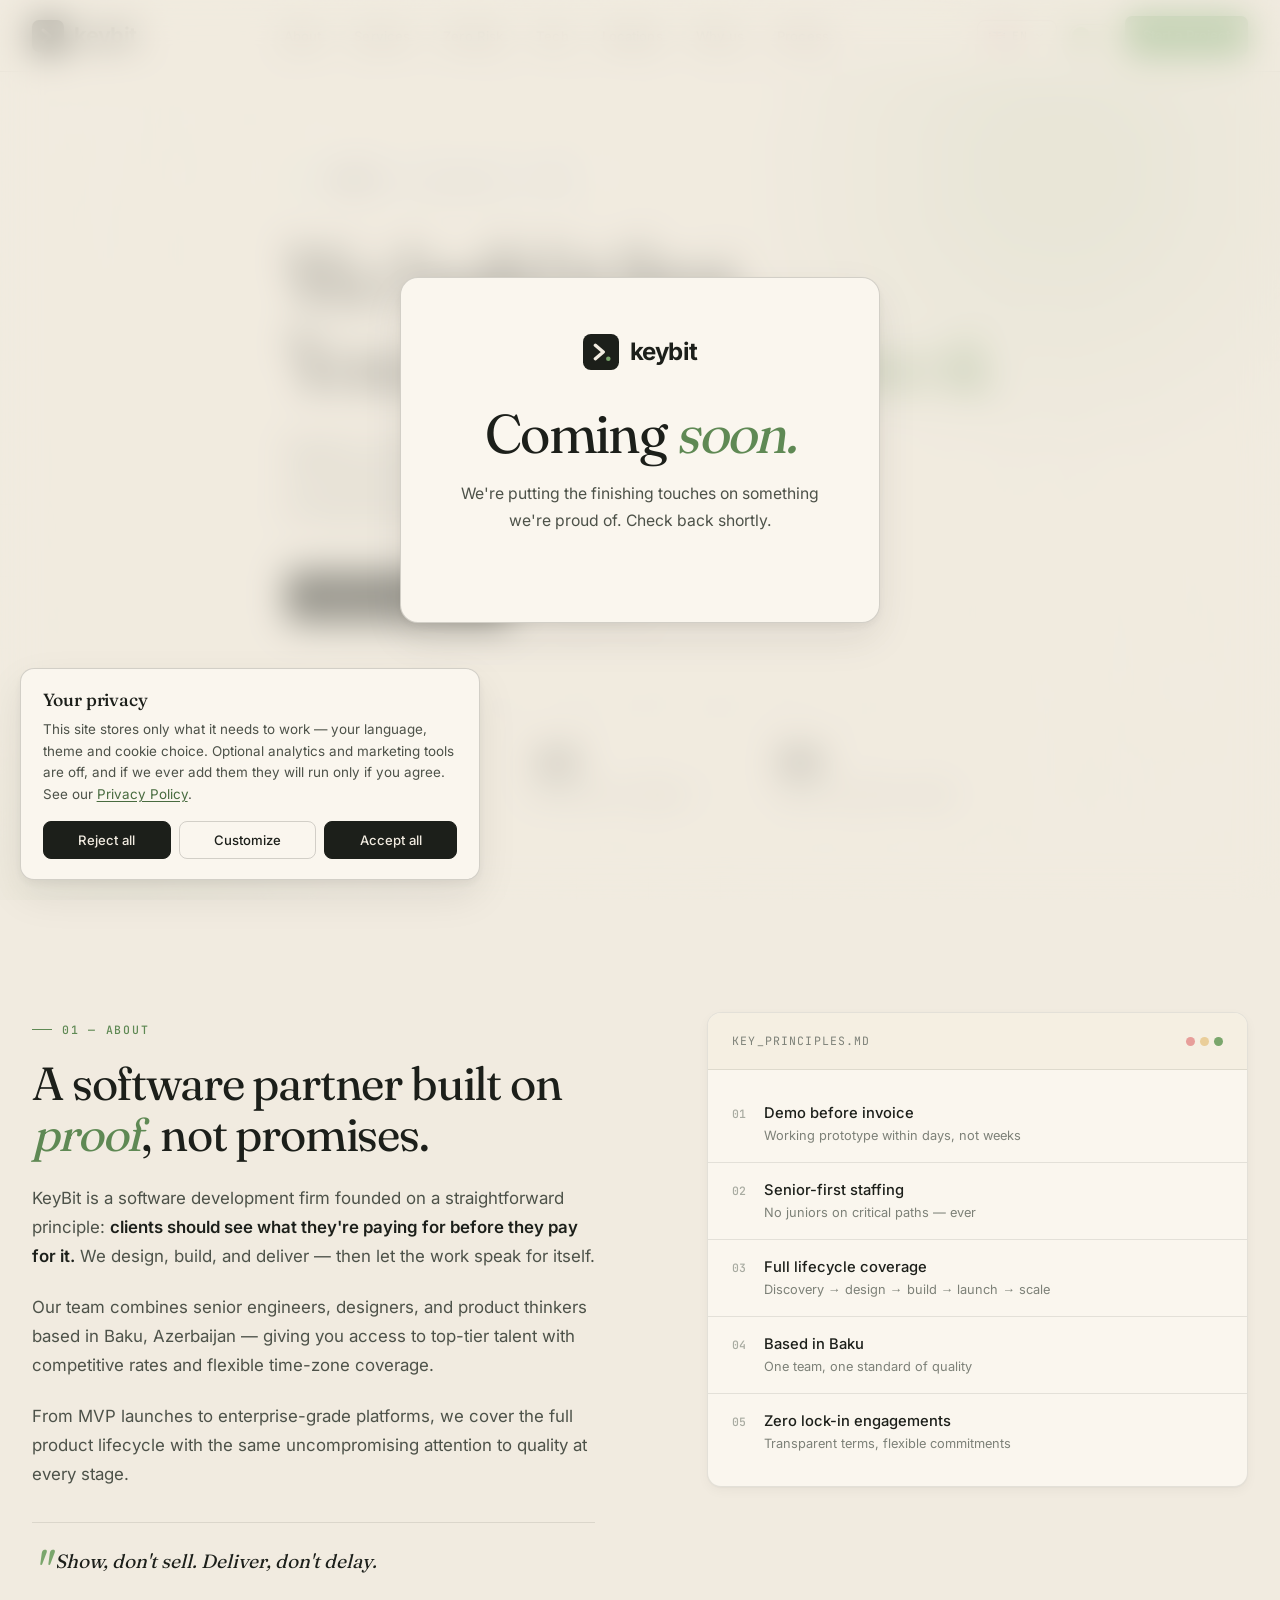
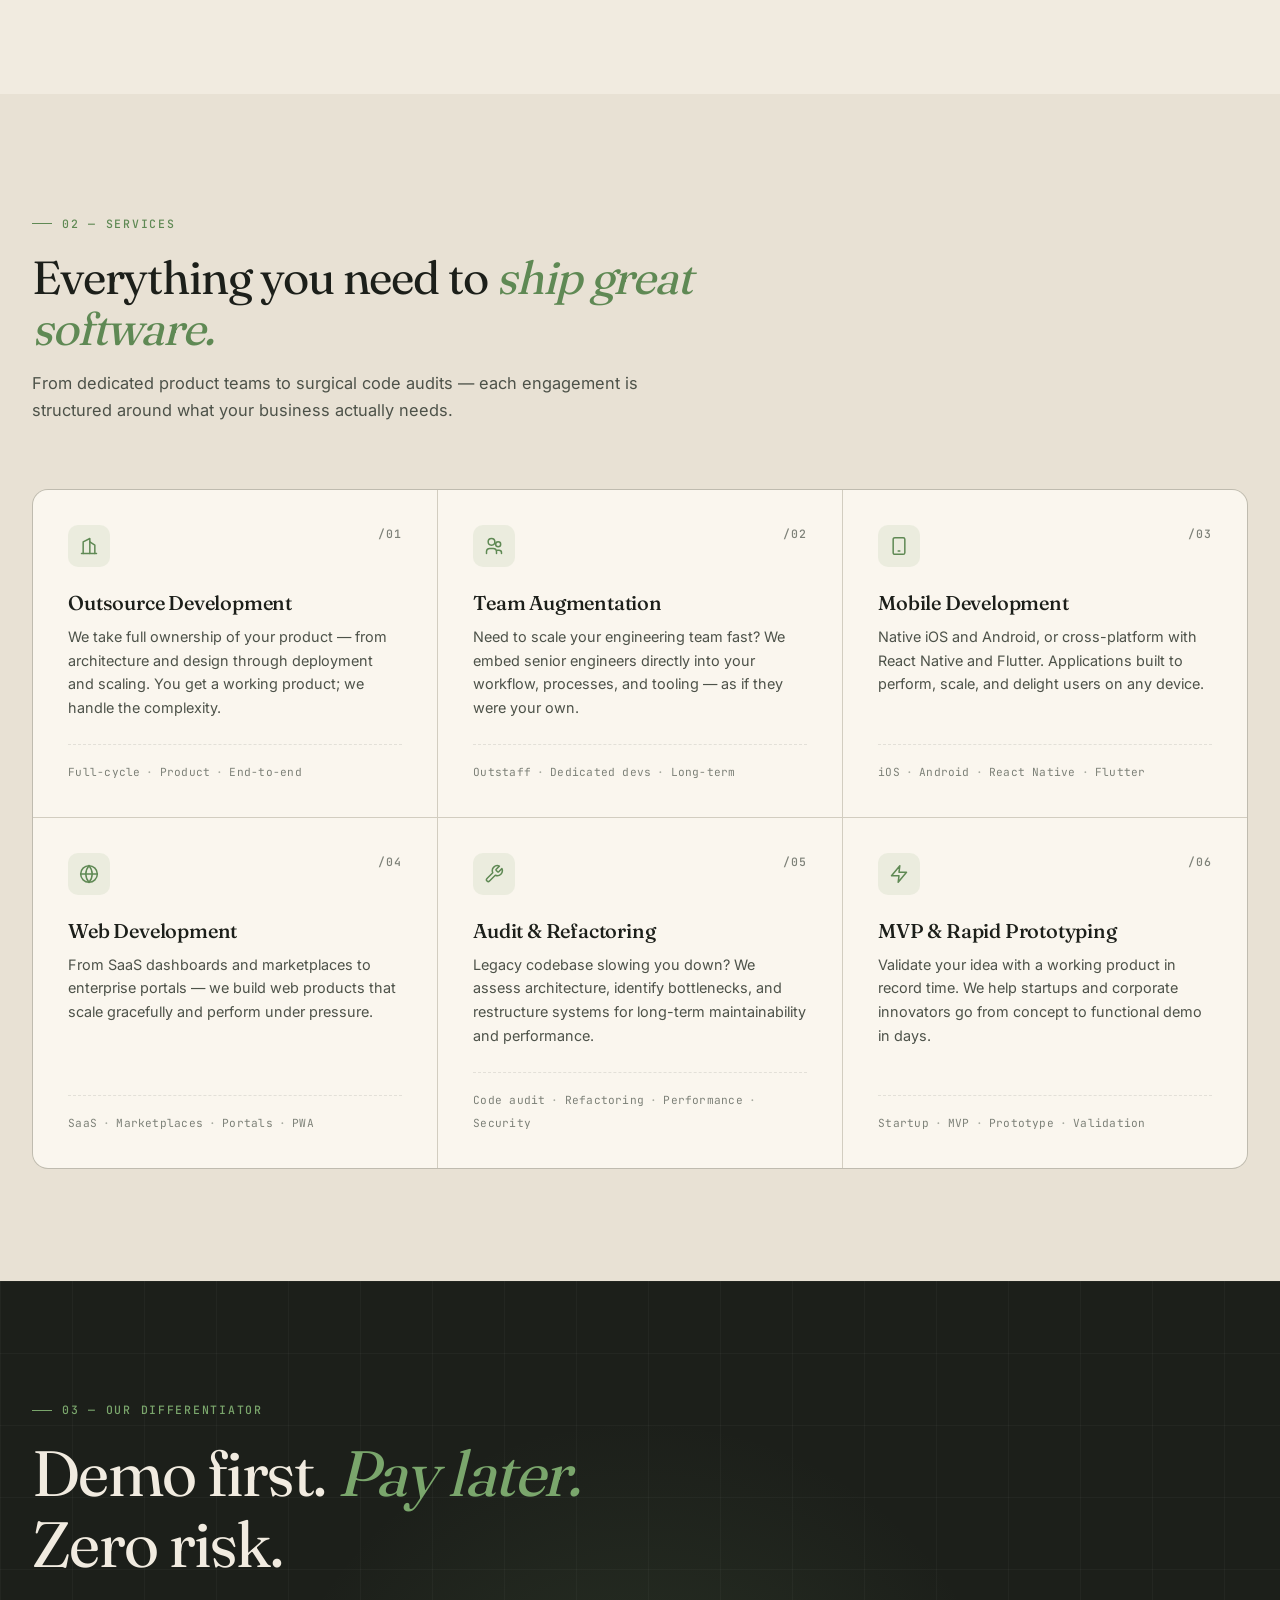
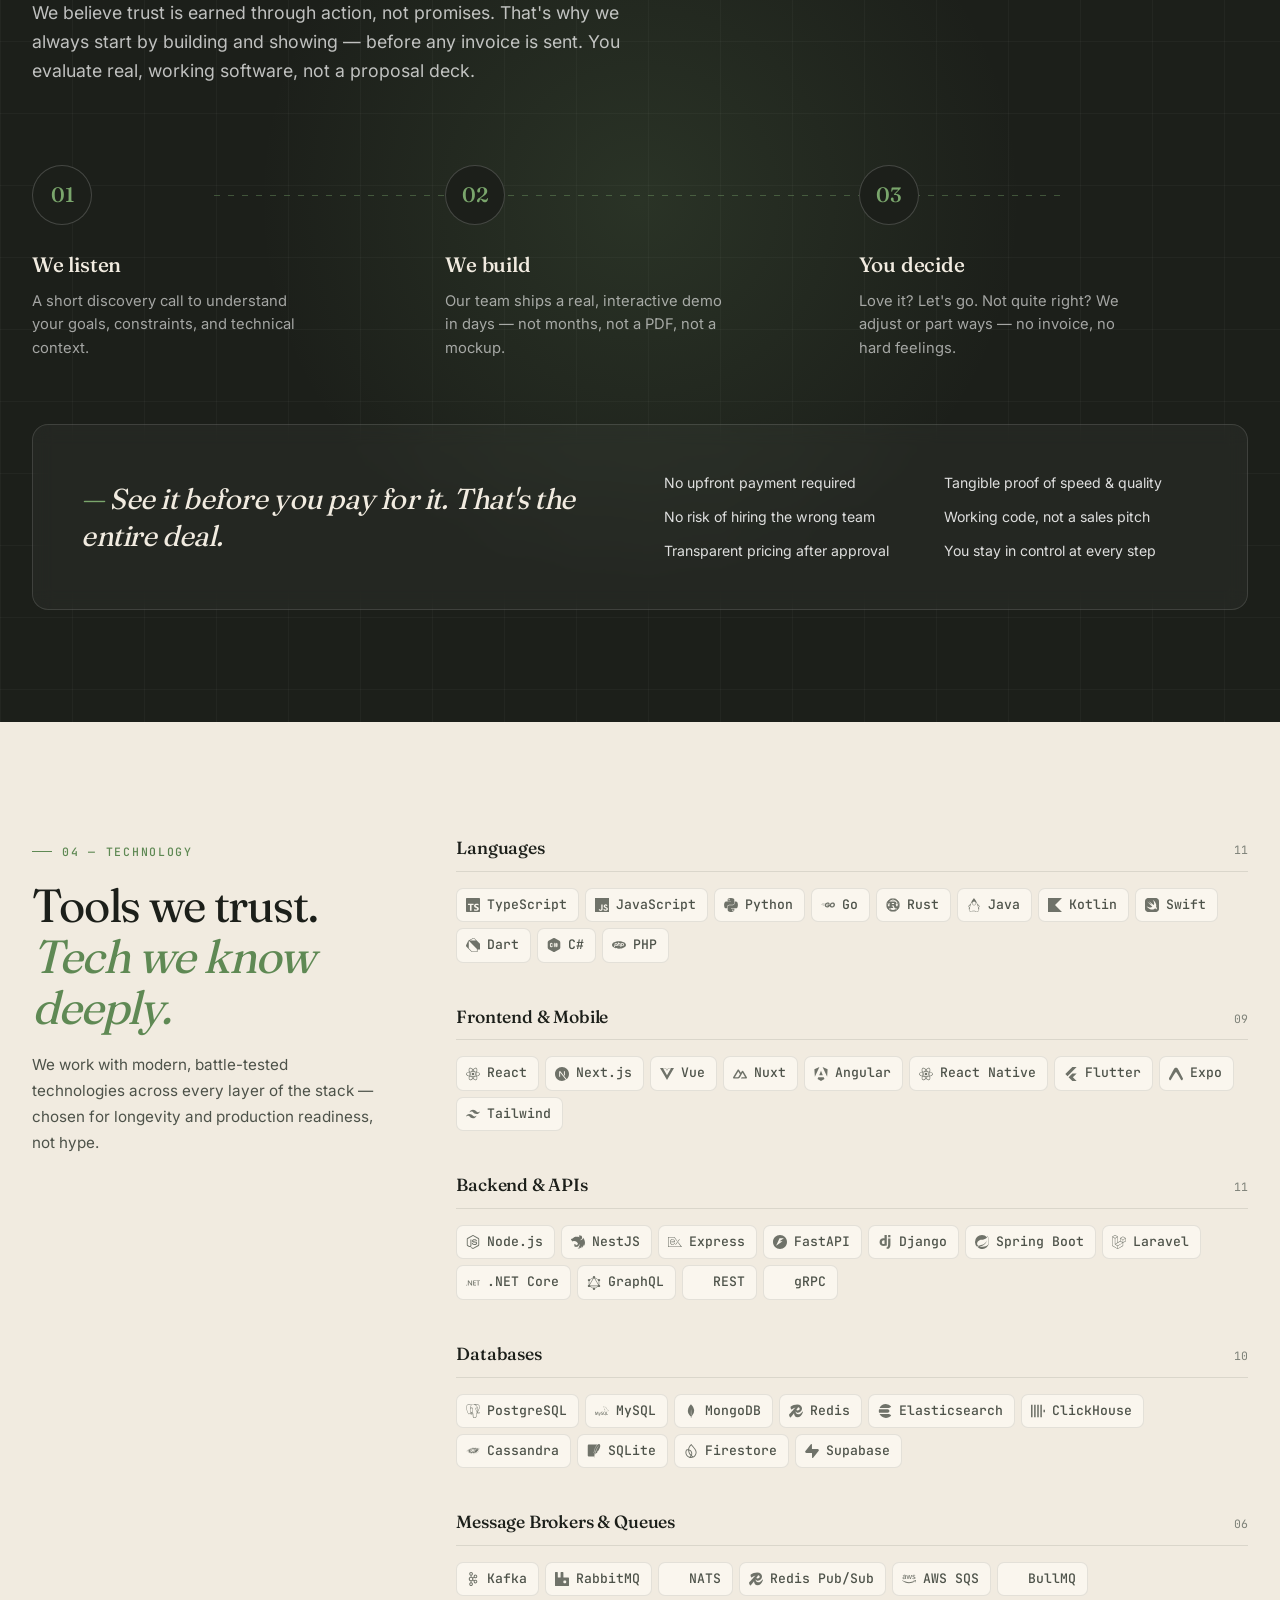
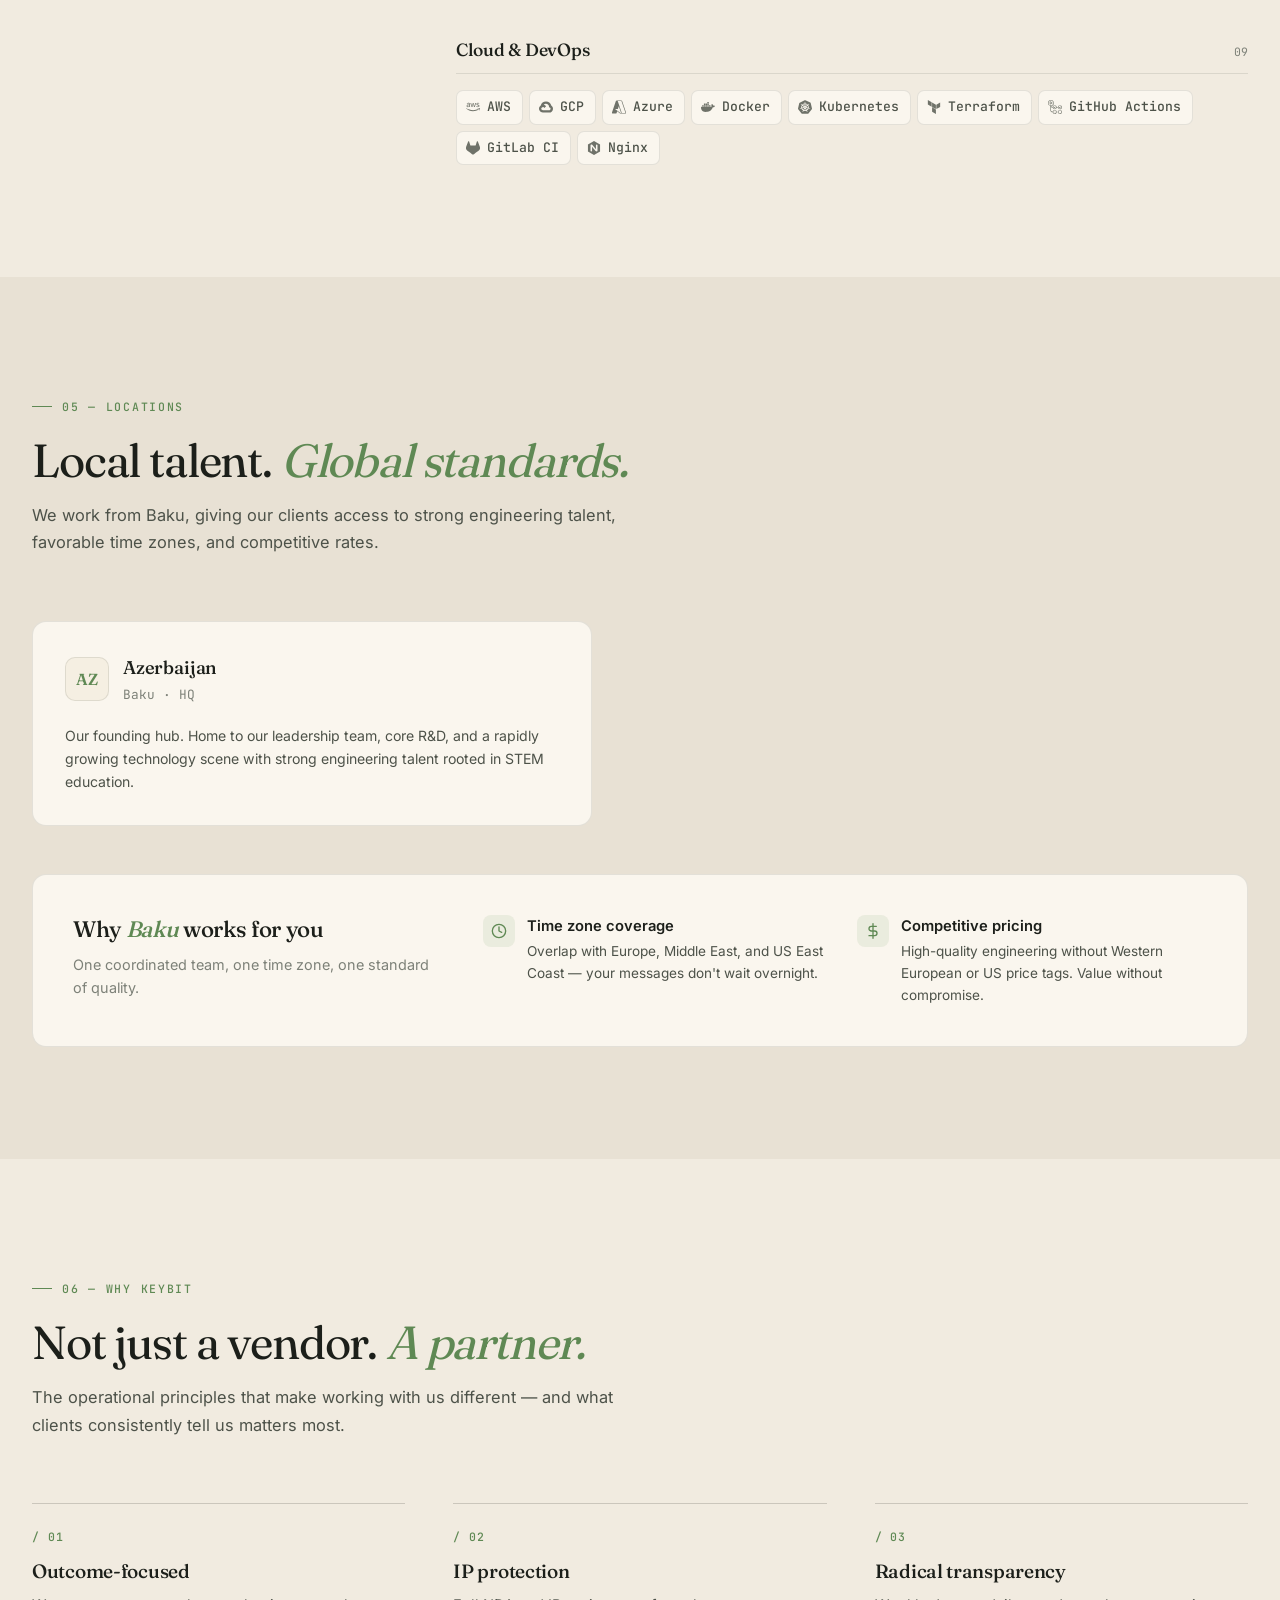
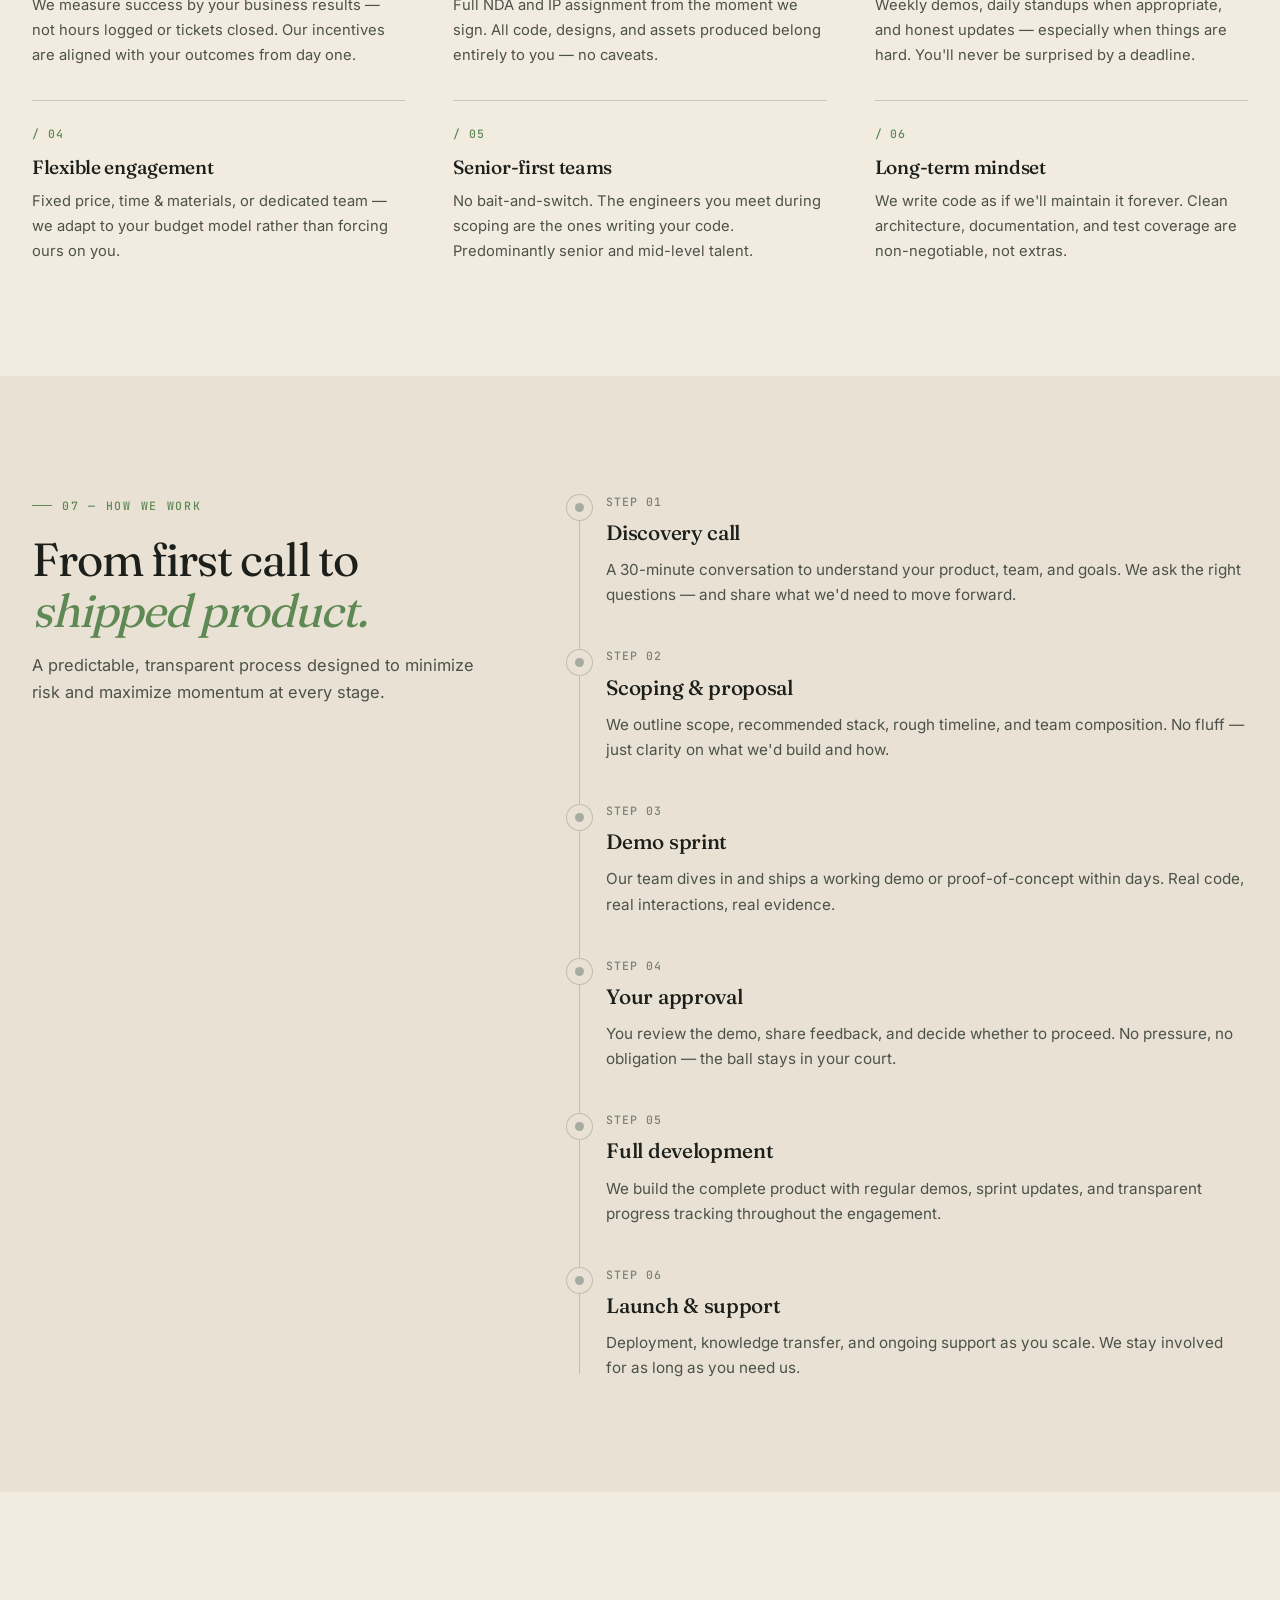
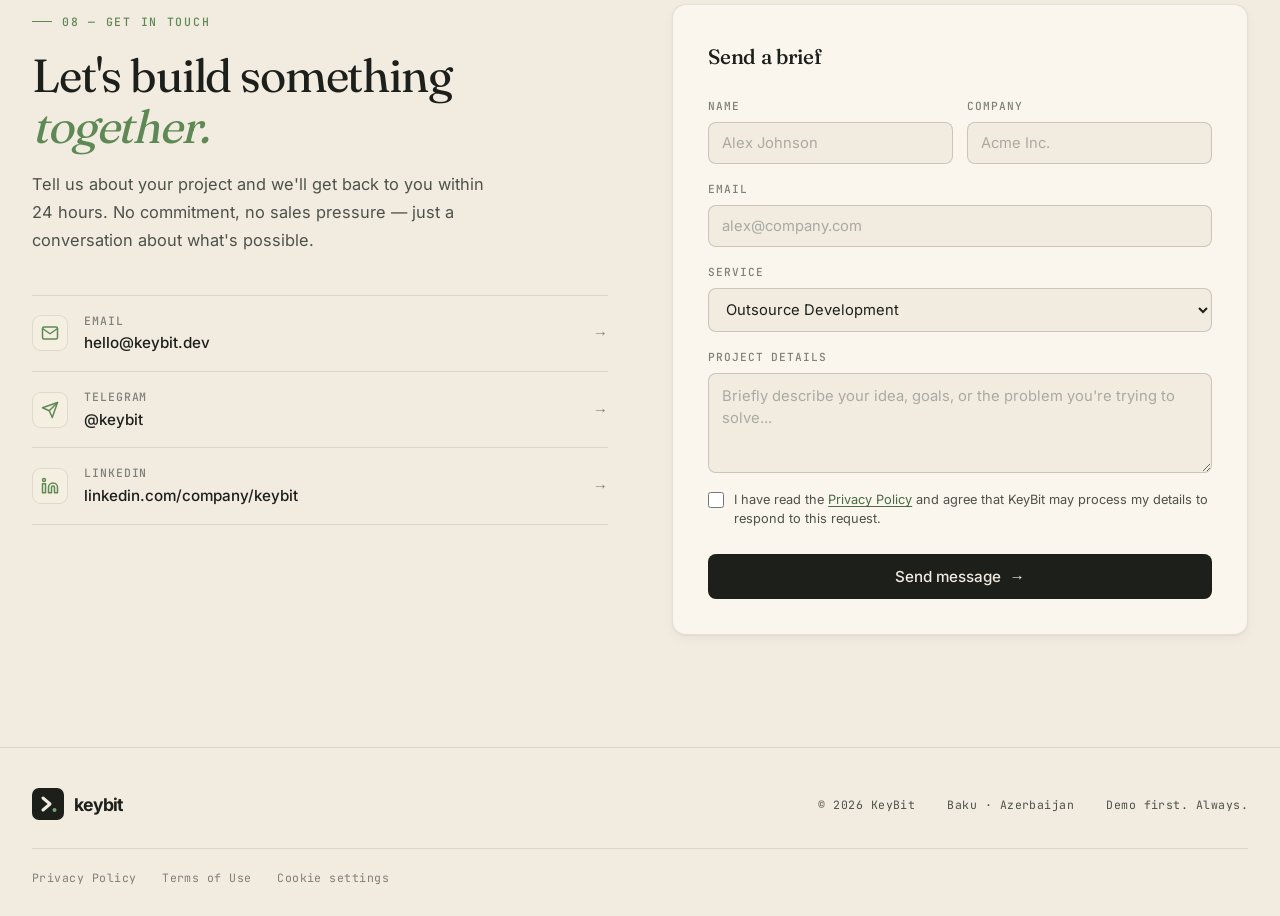
<file: index.html>
<!DOCTYPE html>
<html lang="en" data-theme="light">
<head>
<meta charset="UTF-8"/>
<meta name="viewport" content="width=device-width, initial-scale=1.0"/>
<title>KeyBit — Software Development Partner</title>
<link rel="icon" type="image/svg+xml" href="data:image/svg+xml,%3Csvg xmlns='http://www.w3.org/2000/svg' viewBox='0 0 32 32'%3E%3Crect width='32' height='32' rx='7' fill='%231c1f1a'/%3E%3Cpolyline points='11,10 18,16 11,22' fill='none' stroke='%23faf6ee' stroke-width='3' stroke-linecap='round' stroke-linejoin='round'/%3E%3Ccircle cx='22.5' cy='22' r='2' fill='%237aa66c'/%3E%3C/svg%3E"/>
<link rel="apple-touch-icon" href="data:image/svg+xml,%3Csvg xmlns='http://www.w3.org/2000/svg' viewBox='0 0 32 32'%3E%3Crect width='32' height='32' rx='7' fill='%231c1f1a'/%3E%3Cpolyline points='11,10 18,16 11,22' fill='none' stroke='%23faf6ee' stroke-width='3' stroke-linecap='round' stroke-linejoin='round'/%3E%3Ccircle cx='22.5' cy='22' r='2' fill='%237aa66c'/%3E%3C/svg%3E"/>
<meta name="theme-color" content="#7aa66c"/>
<!--
  Privacy by design: everything (fonts, icons, scripts) is served from this origin, so visiting the
  site sends no data to third parties. The CSP below enforces that. If you add analytics, a form
  service, a map, a chat widget, etc., you must (1) load it only after consent via
  KeyBitConsent.whenGranted(...) in assets/js/consent.js, and (2) allow its domain here.
-->
<meta http-equiv="Content-Security-Policy" content="default-src 'self'; script-src 'self' 'unsafe-inline'; style-src 'self' 'unsafe-inline'; img-src 'self' data:; font-src 'self'; connect-src 'self'; object-src 'none'; base-uri 'self'"/>
<meta name="referrer" content="strict-origin-when-cross-origin"/>
<link rel="stylesheet" href="assets/css/fonts.css"/>
<link rel="stylesheet" href="assets/css/icons.css"/>
<link rel="stylesheet" href="assets/css/consent.css"/>
<style>
:root{--bg:#f1ebe0;--bg2:#e8e1d4;--surface:#faf6ee;--surface2:#f5efe2;--accent:#7aa66c;--accent2:#5f8954;--accent3:#486b3f;--accent-soft:rgba(122,166,108,0.12);--accent-glow:rgba(122,166,108,0.18);--text:#1c1f1a;--text2:#4d5249;--text3:#7d8178;--text4:#a8aba1;--border:rgba(28,31,26,0.1);--border-strong:rgba(28,31,26,0.18);--border-accent:rgba(122,166,108,0.28);--nav-bg:rgba(241,235,224,0.82);--card:#faf6ee;--card2:#f5efe2;--shadow:0 1px 2px rgba(28,31,26,0.04),0 4px 12px rgba(28,31,26,0.04);--shadow-lg:0 4px 8px rgba(28,31,26,0.06),0 16px 40px rgba(28,31,26,0.08)}
[data-theme="dark"]{--bg:#0d0f0c;--bg2:#121511;--surface:#151813;--surface2:#1a1d17;--accent:#8fc47c;--accent2:#a4d692;--accent3:#b8e4a5;--accent-soft:rgba(143,196,124,0.1);--accent-glow:rgba(143,196,124,0.15);--text:#ebe9e1;--text2:#a8a89e;--text3:#6d6f67;--text4:#4a4c46;--border:rgba(235,233,225,0.08);--border-strong:rgba(235,233,225,0.15);--border-accent:rgba(143,196,124,0.25);--nav-bg:rgba(13,15,12,0.82);--card:#141712;--card2:#191c16;--shadow:0 1px 2px rgba(0,0,0,0.3),0 4px 12px rgba(0,0,0,0.2);--shadow-lg:0 4px 8px rgba(0,0,0,0.4),0 16px 40px rgba(0,0,0,0.3)}
*,*::before,*::after{box-sizing:border-box;margin:0;padding:0}
html{scroll-behavior:smooth;scroll-padding-top:80px}
body{font-family:'Inter',-apple-system,sans-serif;background:var(--bg);color:var(--text);transition:background 0.5s,color 0.5s;overflow-x:hidden;line-height:1.55;-webkit-font-smoothing:antialiased;-moz-osx-font-smoothing:grayscale}
::selection{background:var(--accent);color:var(--bg)}
body::before{content:'';position:fixed;inset:0;background-image:url("data:image/svg+xml,%3Csvg viewBox='0 0 200 200' xmlns='http://www.w3.org/2000/svg'%3E%3Cfilter id='n'%3E%3CfeTurbulence type='fractalNoise' baseFrequency='0.9' numOctaves='2'/%3E%3C/filter%3E%3Crect width='100%25' height='100%25' filter='url(%23n)' opacity='0.4'/%3E%3C/svg%3E");opacity:0.025;pointer-events:none;z-index:999;mix-blend-mode:multiply}
[data-theme="dark"] body::before{mix-blend-mode:screen;opacity:0.03}
nav{position:fixed;top:0;left:0;right:0;z-index:100;background:var(--nav-bg);backdrop-filter:blur(16px) saturate(1.2);-webkit-backdrop-filter:blur(16px) saturate(1.2);border-bottom:1px solid var(--border);height:72px;transition:all 0.4s}
.nav-inner{max-width:1280px;margin:0 auto;padding:0 2rem;height:100%;display:flex;align-items:center;justify-content:space-between;gap:2rem}
.logo{font-family:'Inter',sans-serif;font-weight:700;font-size:1.35rem;color:var(--text);letter-spacing:-0.04em;text-decoration:none;display:flex;align-items:center;gap:10px;transition:opacity 0.2s}
.logo:hover{opacity:0.78}
.logo:hover .lm-dot{transform:translate(1px,0)}
.logo-mark{width:32px;height:32px;flex-shrink:0;display:inline-flex;align-items:center;justify-content:center}
.logo-mark svg{width:100%;height:100%;display:block}
.logo-mark .lm-badge{fill:var(--text)}
.logo-mark .lm-chevron{stroke:var(--bg);fill:none;stroke-width:3;stroke-linecap:round;stroke-linejoin:round}
.logo-mark .lm-dot{fill:var(--accent);transition:transform 0.3s cubic-bezier(.4,0,.2,1)}
.logo-text{display:inline-block;line-height:1}
.nav-links{display:flex;gap:0.3rem;list-style:none;align-items:center}
.nav-links a{font-size:0.82rem;font-weight:500;color:var(--text2);text-decoration:none;letter-spacing:0.01em;transition:color 0.2s,background 0.2s;padding:8px 14px;border-radius:6px}
.nav-links a:hover{color:var(--text);background:var(--accent-soft)}
.nav-actions{display:flex;align-items:center;gap:0.75rem}
.nav-cta{background:var(--accent);color:#fff;padding:9px 18px;border-radius:7px;font-weight:500;font-size:0.82rem;text-decoration:none;transition:all 0.2s;display:inline-flex;align-items:center;gap:6px;box-shadow:0 1px 2px rgba(0,0,0,0.04),0 0 0 0 var(--accent-glow)}
.nav-cta:hover{background:var(--accent2);transform:translateY(-1px);box-shadow:0 2px 8px var(--accent-glow),0 0 0 3px var(--accent-soft)}
[data-theme="dark"] .nav-cta{color:var(--bg)}
.theme-toggle{width:44px;height:24px;background:var(--surface2);border:1px solid var(--border-strong);border-radius:999px;cursor:pointer;display:flex;align-items:center;padding:2px;transition:background 0.35s,border-color 0.35s}
.toggle-knob{width:18px;height:18px;border-radius:50%;background:var(--accent);transition:transform 0.35s cubic-bezier(.4,0,.2,1);box-shadow:0 1px 3px rgba(0,0,0,0.15)}
[data-theme="dark"] .toggle-knob{transform:translateX(20px)}
.container{max-width:1280px;margin:0 auto;padding:0 2rem}
#hero{min-height:100vh;display:flex;flex-direction:column;justify-content:center;padding:9rem 0 5rem;position:relative;overflow:hidden}
.hero-bg-shapes{position:absolute;inset:0;pointer-events:none;overflow:hidden}
.hero-bg-shapes::before{content:'';position:absolute;top:-20%;right:-10%;width:700px;height:700px;background:radial-gradient(circle,var(--accent-glow) 0%,transparent 60%);filter:blur(40px)}
.hero-bg-shapes::after{content:'';position:absolute;bottom:-30%;left:-10%;width:500px;height:500px;background:radial-gradient(circle,var(--accent-soft) 0%,transparent 60%);filter:blur(60px)}
.hero-grid-lines{position:absolute;inset:0;background-image:linear-gradient(var(--border) 1px,transparent 1px),linear-gradient(90deg,var(--border) 1px,transparent 1px);background-size:72px 72px;mask-image:radial-gradient(ellipse at center,black 30%,transparent 80%);-webkit-mask-image:radial-gradient(ellipse at center,black 30%,transparent 80%);opacity:0.5;pointer-events:none}
.hero-inner{max-width:920px;position:relative;z-index:2}
.hero-badge{display:inline-flex;align-items:center;gap:10px;background:var(--surface);border:1px solid var(--border-strong);border-radius:999px;padding:6px 14px 6px 8px;font-size:0.78rem;font-weight:500;color:var(--text2);margin-bottom:2.5rem;box-shadow:var(--shadow)}
.hero-badge-dot{width:18px;height:18px;border-radius:50%;background:var(--accent-soft);display:flex;align-items:center;justify-content:center;position:relative}
.hero-badge-dot::after{content:'';width:7px;height:7px;border-radius:50%;background:var(--accent);animation:pulse 2.2s infinite}
.hero-badge strong{color:var(--text);font-weight:600}
@keyframes pulse{0%,100%{opacity:1;transform:scale(1)}50%{opacity:.4;transform:scale(1.3)}}
h1{font-family:'Fraunces',serif;font-size:clamp(2.8rem,6.5vw,5.5rem);font-weight:400;line-height:1.02;letter-spacing:-0.035em;color:var(--text);margin-bottom:2rem}
h1 .accent{color:var(--accent2);font-style:italic;font-weight:400}
.hero-sub{font-size:1.1rem;color:var(--text2);max-width:580px;line-height:1.7;margin-bottom:2.8rem;font-weight:400}
.hero-ctas{display:flex;gap:0.9rem;flex-wrap:wrap;align-items:center}
.btn-primary{background:var(--text);color:var(--bg);padding:14px 28px;border-radius:8px;font-weight:500;font-size:0.93rem;text-decoration:none;transition:all 0.2s;border:none;cursor:pointer;display:inline-flex;align-items:center;gap:8px;font-family:inherit}
.btn-primary:hover{transform:translateY(-2px);box-shadow:var(--shadow-lg)}
.btn-primary .arrow{transition:transform 0.2s}
.btn-primary:hover .arrow{transform:translateX(3px)}
.btn-ghost{background:transparent;color:var(--text);padding:14px 22px;border-radius:8px;font-weight:500;font-size:0.93rem;text-decoration:none;border:1px solid var(--border-strong);transition:all 0.2s;cursor:pointer;display:inline-flex;align-items:center;gap:8px;font-family:inherit}
.btn-ghost:hover{border-color:var(--text);background:var(--surface)}
.hero-meta{margin-top:5rem;padding-top:2.5rem;border-top:1px solid var(--border);display:grid;grid-template-columns:repeat(3,1fr);gap:2rem;max-width:720px}
.meta-num{font-family:'Fraunces',serif;font-size:2.2rem;font-weight:500;color:var(--text);line-height:1;letter-spacing:-0.02em;margin-bottom:6px}
.meta-num .suffix{font-size:1.3rem;color:var(--accent2);font-style:italic}
.meta-label{font-size:0.78rem;color:var(--text3);font-weight:400;line-height:1.4}
section{padding:7rem 0;position:relative}
.section-header{margin-bottom:4rem;max-width:720px}
.eyebrow{font-family:'JetBrains Mono',monospace;font-size:0.72rem;text-transform:uppercase;letter-spacing:0.15em;color:var(--accent2);font-weight:500;margin-bottom:1.2rem;display:inline-flex;align-items:center;gap:10px}
.eyebrow::before{content:'';width:20px;height:1px;background:var(--accent2)}
h2{font-family:'Fraunces',serif;font-size:clamp(1.9rem,3.8vw,2.9rem);font-weight:400;letter-spacing:-0.025em;line-height:1.1;color:var(--text);margin-bottom:1rem}
h2 em{font-style:italic;color:var(--accent2);font-weight:400}
.section-desc{font-size:1.02rem;color:var(--text2);max-width:620px;line-height:1.7;font-weight:400}
#about{background:var(--bg)}
.about-grid{display:grid;grid-template-columns:1.1fr 1fr;gap:5rem;align-items:start}
.about-left{padding-right:2rem}
.about-text p{font-size:1.05rem;color:var(--text2);line-height:1.75;margin-bottom:1.3rem;font-weight:400}
.about-text p:last-child{margin-bottom:0}
.about-text p strong{color:var(--text);font-weight:600}
.about-quote{margin-top:2rem;padding:1.5rem 0 0;border-top:1px solid var(--border);font-family:'Fraunces',serif;font-style:italic;font-size:1.2rem;line-height:1.5;color:var(--text);font-weight:400}
.about-quote::before{content:'"';font-size:3rem;color:var(--accent);line-height:0.5;vertical-align:-0.4em;margin-right:8px}
.about-right{position:sticky;top:100px}
.about-card{background:var(--card);border:1px solid var(--border);border-radius:14px;overflow:hidden;box-shadow:var(--shadow)}
.about-card-header{padding:1.2rem 1.5rem;border-bottom:1px solid var(--border);display:flex;align-items:center;justify-content:space-between;background:var(--card2)}
.about-card-title{font-family:'JetBrains Mono',monospace;font-size:0.72rem;color:var(--text3);text-transform:uppercase;letter-spacing:0.1em}
.about-card-dots{display:flex;gap:5px}
.about-card-dots span{width:9px;height:9px;border-radius:50%;background:var(--border-strong)}
.about-card-dots span:nth-child(1){background:#e27c7c;opacity:0.7}
.about-card-dots span:nth-child(2){background:#e5c07c;opacity:0.7}
.about-card-dots span:nth-child(3){background:var(--accent)}
.about-list{padding:1rem 0}
.about-item{display:flex;gap:14px;padding:1rem 1.5rem;align-items:flex-start;transition:background 0.2s;border-bottom:1px solid var(--border)}
.about-item:last-child{border-bottom:none}
.about-item:hover{background:var(--accent-soft)}
.about-item-num{font-family:'JetBrains Mono',monospace;font-size:0.72rem;color:var(--text4);padding-top:3px;font-weight:500;min-width:18px}
.about-item-text{font-size:0.92rem;color:var(--text);font-weight:500;line-height:1.5}
.about-item-sub{display:block;font-size:0.8rem;color:var(--text3);font-weight:400;margin-top:2px}
#services{background:var(--bg2)}
.services-grid{display:grid;grid-template-columns:repeat(3,1fr);gap:1px;background:var(--border);border:1px solid var(--border);border-radius:16px;overflow:hidden}
.service-card{background:var(--card);padding:2.2rem;transition:background 0.3s;position:relative;min-height:280px;display:flex;flex-direction:column}
.service-card:hover{background:var(--card2)}
.svc-head{display:flex;align-items:flex-start;justify-content:space-between;margin-bottom:1.5rem;gap:1rem}
.svc-num{font-family:'JetBrains Mono',monospace;font-size:0.72rem;color:var(--text3);letter-spacing:0.08em;font-weight:500}
.svc-icon{width:42px;height:42px;border-radius:10px;background:var(--accent-soft);display:flex;align-items:center;justify-content:center;color:var(--accent2);flex-shrink:0}
.svc-title{font-family:'Fraunces',serif;font-size:1.25rem;font-weight:500;color:var(--text);margin-bottom:0.6rem;letter-spacing:-0.01em;line-height:1.2}
.svc-desc{font-size:0.9rem;color:var(--text2);line-height:1.65;font-weight:400;margin-bottom:auto}
.svc-tags{display:flex;flex-wrap:wrap;gap:6px;margin-top:1.5rem;padding-top:1.2rem;border-top:1px dashed var(--border)}
.svc-tag{font-family:'JetBrains Mono',monospace;color:var(--text3);font-size:0.7rem;font-weight:400;letter-spacing:0.02em}
.svc-tag::after{content:'·';margin-left:6px;color:var(--text4)}
.svc-tag:last-child::after{content:''}
#zero-risk{background:var(--text);color:var(--bg);position:relative;overflow:hidden}
[data-theme="dark"] #zero-risk{background:#050604}
#zero-risk::before{content:'';position:absolute;inset:0;background-image:linear-gradient(rgba(255,255,255,0.03) 1px,transparent 1px),linear-gradient(90deg,rgba(255,255,255,0.03) 1px,transparent 1px);background-size:72px 72px}
#zero-risk::after{content:'';position:absolute;top:50%;left:50%;transform:translate(-50%,-50%);width:900px;height:900px;background:radial-gradient(circle,rgba(122,166,108,0.15) 0%,transparent 60%);pointer-events:none}
.zr-inner{max-width:1280px;margin:0 auto;padding:0 2rem;position:relative;z-index:2}
#zero-risk .eyebrow{color:var(--accent)}
#zero-risk .eyebrow::before{background:var(--accent)}
#zero-risk h2{color:var(--bg);font-size:clamp(2.2rem,5vw,4rem);max-width:900px;margin-bottom:1.2rem}
#zero-risk h2 em{color:var(--accent)}
.zr-lead{font-size:1.1rem;color:rgba(255,255,255,0.72);max-width:640px;line-height:1.65;margin-bottom:5rem}
[data-theme="dark"] .zr-lead{color:var(--text2)}
[data-theme="dark"] #zero-risk h2{color:var(--text)}
[data-theme="dark"] .zr-step-title{color:var(--text)}
[data-theme="dark"] .zr-quote{color:var(--text)}
.zr-process{display:grid;grid-template-columns:repeat(3,1fr);gap:1.5rem;position:relative;margin-bottom:4rem}
.zr-process::before{content:'';position:absolute;top:30px;left:15%;right:15%;height:1px;background:repeating-linear-gradient(90deg,rgba(122,166,108,0.4) 0 6px,transparent 6px 14px);z-index:0}
.zr-step{position:relative;z-index:1;text-align:left}
.zr-step-circle{width:60px;height:60px;border-radius:50%;background:var(--text);border:1px solid rgba(255,255,255,0.18);display:flex;align-items:center;justify-content:center;font-family:'Fraunces',serif;font-size:1.3rem;font-weight:500;color:var(--accent);margin-bottom:1.5rem;transition:all 0.3s}
[data-theme="dark"] .zr-step-circle{background:#050604}
.zr-step:hover .zr-step-circle{background:var(--accent);color:var(--text);border-color:var(--accent);transform:scale(1.05)}
.zr-step-title{font-family:'Fraunces',serif;font-size:1.3rem;font-weight:500;color:var(--bg);margin-bottom:0.5rem;letter-spacing:-0.01em}
.zr-step-desc{font-size:0.92rem;color:rgba(255,255,255,0.6);line-height:1.6;max-width:280px}
[data-theme="dark"] .zr-step-desc{color:var(--text3)}
.zr-highlight-box{background:rgba(255,255,255,0.04);border:1px solid rgba(255,255,255,0.12);border-radius:16px;padding:3rem;display:grid;grid-template-columns:1fr 1fr;gap:3rem;align-items:center;backdrop-filter:blur(10px)}
[data-theme="dark"] .zr-highlight-box{background:rgba(255,255,255,0.02)}
.zr-quote{font-family:'Fraunces',serif;font-size:1.8rem;font-weight:400;font-style:italic;color:var(--bg);line-height:1.3;letter-spacing:-0.015em}
.zr-quote .mark{color:var(--accent)}
.zr-checks{list-style:none;display:grid;grid-template-columns:1fr 1fr;gap:0.9rem 1.5rem}
.zr-checks li{display:flex;align-items:flex-start;gap:10px;color:rgba(255,255,255,0.85);font-size:0.88rem;line-height:1.4}
[data-theme="dark"] .zr-checks li{color:var(--text2)}
.zr-checks li .mark{color:var(--accent);font-weight:600;flex-shrink:0;margin-top:1px}
#tech{background:var(--bg)}
.tech-wrapper{display:grid;grid-template-columns:1fr 2.3fr;gap:5rem;align-items:start}
.tech-sidebar{position:sticky;top:100px}
.tech-sidebar h2{margin-bottom:1.2rem}
.tech-sidebar .section-desc{font-size:0.95rem}
.tech-categories{display:flex;flex-direction:column;gap:2.5rem}
.tech-cat-head{display:flex;align-items:baseline;justify-content:space-between;margin-bottom:1rem;padding-bottom:0.6rem;border-bottom:1px solid var(--border)}
.tech-cat-title{font-family:'Fraunces',serif;font-size:1.1rem;font-weight:500;color:var(--text);letter-spacing:-0.01em}
.tech-cat-count{font-family:'JetBrains Mono',monospace;font-size:0.72rem;color:var(--text3)}
.tech-pills{display:flex;flex-wrap:wrap;gap:6px}
.tech-pill{background:var(--surface);border:1px solid var(--border);color:var(--text2);padding:6px 11px 6px 9px;border-radius:7px;font-size:0.82rem;font-weight:500;transition:all 0.2s;cursor:default;font-family:'JetBrains Mono',monospace;display:inline-flex;align-items:center;gap:7px}
.tech-pill:hover{background:var(--accent-soft);border-color:var(--border-accent);color:var(--accent3);transform:translateY(-1px)}
[data-theme="dark"] .tech-pill:hover{color:var(--accent2)}
.tech-pill .tp-ico{width:14px;height:14px;background-color:currentColor;-webkit-mask-size:contain;mask-size:contain;-webkit-mask-repeat:no-repeat;mask-repeat:no-repeat;-webkit-mask-position:center;mask-position:center;flex-shrink:0;opacity:0.8;transition:opacity 0.2s}
.tech-pill:hover .tp-ico{opacity:1}
#locations{background:var(--bg2)}
.loc-grid{display:grid;grid-template-columns:minmax(0,560px);gap:1.5rem;margin-bottom:3rem}
.loc-card{background:var(--card);border:1px solid var(--border);border-radius:14px;padding:2rem;transition:all 0.3s;position:relative;overflow:hidden}
.loc-card::before{content:'';position:absolute;top:0;left:0;right:0;height:3px;background:var(--accent);transform:scaleX(0);transform-origin:left;transition:transform 0.4s}
.loc-card:hover{border-color:var(--border-accent);transform:translateY(-3px);box-shadow:var(--shadow-lg)}
.loc-card:hover::before{transform:scaleX(1)}
.loc-head{display:flex;align-items:center;gap:14px;margin-bottom:1.2rem}
.loc-code{width:44px;height:44px;border-radius:10px;background:var(--surface2);display:flex;align-items:center;justify-content:center;font-family:'Fraunces',serif;font-size:1rem;font-weight:600;color:var(--accent2);border:1px solid var(--border)}
.loc-country{font-family:'Fraunces',serif;font-size:1.15rem;font-weight:500;color:var(--text);letter-spacing:-0.01em}
.loc-city{font-size:0.8rem;color:var(--text3);margin-top:2px;font-family:'JetBrains Mono',monospace}
.loc-desc{font-size:0.88rem;color:var(--text2);line-height:1.65;font-weight:400}
.multi-geo{background:var(--card);border:1px solid var(--border);border-radius:14px;padding:2.5rem;display:grid;grid-template-columns:1fr 2fr;gap:3rem;align-items:start}
.multi-geo-title{font-family:'Fraunces',serif;font-size:1.4rem;font-weight:500;color:var(--text);letter-spacing:-0.015em;line-height:1.25}
.multi-geo-title em{color:var(--accent2);font-style:italic}
.multi-geo-sub{font-size:0.9rem;color:var(--text3);margin-top:0.6rem;line-height:1.6}
.geo-benefits{display:grid;grid-template-columns:1fr 1fr;gap:1.5rem}
.geo-benefit{display:flex;gap:12px;align-items:flex-start}
.geo-ico{width:32px;height:32px;border-radius:8px;background:var(--accent-soft);display:flex;align-items:center;justify-content:center;color:var(--accent2);flex-shrink:0}
.geo-benefit strong{color:var(--text);font-weight:600;display:block;margin-bottom:3px;font-size:0.92rem}
.geo-benefit-text{font-size:0.85rem;color:var(--text2);line-height:1.6;font-weight:400}
#why{background:var(--bg)}
.why-grid{display:grid;grid-template-columns:repeat(3,1fr);gap:2rem 3rem}
.why-card{padding-top:1.5rem;border-top:1px solid var(--border-strong);position:relative;transition:border-color 0.3s}
.why-card:hover{border-top-color:var(--accent)}
.why-num{font-family:'JetBrains Mono',monospace;font-size:0.72rem;color:var(--accent2);letter-spacing:0.08em;font-weight:500;margin-bottom:0.8rem}
.why-title{font-family:'Fraunces',serif;font-size:1.2rem;font-weight:500;color:var(--text);margin-bottom:0.6rem;letter-spacing:-0.015em;line-height:1.25}
.why-desc{font-size:0.92rem;color:var(--text2);line-height:1.7;font-weight:400}
#process{background:var(--bg2)}
.proc-wrapper{display:grid;grid-template-columns:2fr 3fr;gap:5rem;align-items:start}
.proc-sidebar{position:sticky;top:100px}
.proc-timeline{position:relative;padding-left:2.5rem}
.proc-timeline::before{content:'';position:absolute;left:13px;top:6px;bottom:6px;width:1px;background:var(--border-strong)}
.proc-step{position:relative;padding:0.3rem 0 2.2rem;cursor:default}
.proc-step:last-child{padding-bottom:0}
.proc-step::before{content:'';position:absolute;left:-2.5rem;top:0.4rem;width:27px;height:27px;border-radius:50%;background:var(--bg2);border:1.5px solid var(--border-strong);transition:all 0.3s}
.proc-step::after{content:'';position:absolute;left:calc(-2.5rem + 9px);top:calc(0.4rem + 9px);width:9px;height:9px;border-radius:50%;background:var(--text4);transition:all 0.3s}
.proc-step:hover::before{border-color:var(--accent)}
.proc-step:hover::after{background:var(--accent);transform:scale(1.2)}
.proc-step-num{font-family:'JetBrains Mono',monospace;font-size:0.72rem;color:var(--text3);letter-spacing:0.08em;font-weight:500;margin-bottom:0.4rem}
.proc-step-title{font-family:'Fraunces',serif;font-size:1.3rem;font-weight:500;color:var(--text);margin-bottom:0.5rem;letter-spacing:-0.015em}
.proc-step-desc{font-size:0.95rem;color:var(--text2);line-height:1.65;font-weight:400}
#contacts{background:var(--bg)}
.contact-wrapper{display:grid;grid-template-columns:1fr 1fr;gap:4rem;align-items:start}
.contact-left h2{margin-bottom:1.2rem}
.contact-left > p{color:var(--text2);font-size:1.02rem;line-height:1.7;font-weight:400;margin-bottom:2.5rem;max-width:460px}
.contact-links{display:flex;flex-direction:column;gap:0;border-top:1px solid var(--border)}
.contact-link{display:flex;align-items:center;gap:16px;text-decoration:none;color:var(--text);font-size:0.95rem;transition:all 0.2s;padding:1rem 0;border-bottom:1px solid var(--border);position:relative}
.contact-link .ci{width:36px;height:36px;border-radius:9px;background:var(--surface2);display:flex;align-items:center;justify-content:center;color:var(--accent2);border:1px solid var(--border);flex-shrink:0;transition:all 0.2s}
.contact-link-label{font-family:'JetBrains Mono',monospace;font-size:0.72rem;color:var(--text3);letter-spacing:0.08em;text-transform:uppercase;margin-bottom:2px;font-weight:500}
.contact-link-value{font-weight:500;color:var(--text)}
.contact-link .arrow{margin-left:auto;color:var(--text3);transition:transform 0.2s,color 0.2s}
.contact-link:hover{padding-left:6px}
.contact-link:hover .ci{background:var(--accent-soft);border-color:var(--border-accent)}
.contact-link:hover .arrow{transform:translateX(4px);color:var(--accent2)}
.contact-form{background:var(--card);border:1px solid var(--border);border-radius:14px;padding:2.2rem;display:flex;flex-direction:column;gap:1.1rem;box-shadow:var(--shadow)}
.contact-form-title{font-family:'Fraunces',serif;font-size:1.3rem;font-weight:500;color:var(--text);letter-spacing:-0.015em;margin-bottom:0.5rem}
.form-row{display:grid;grid-template-columns:1fr 1fr;gap:0.9rem}
.form-field{display:flex;flex-direction:column;gap:6px}
.form-field label{font-family:'JetBrains Mono',monospace;font-size:0.7rem;color:var(--text3);letter-spacing:0.08em;text-transform:uppercase;font-weight:500}
.form-field input,.form-field textarea,.form-field select{background:var(--bg);border:1px solid var(--border-strong);border-radius:8px;padding:11px 13px;color:var(--text);font-family:'Inter',sans-serif;font-size:0.92rem;outline:none;transition:all 0.2s}
.form-field input::placeholder,.form-field textarea::placeholder{color:var(--text4)}
.form-field input:focus,.form-field textarea:focus,.form-field select:focus{border-color:var(--accent);box-shadow:0 0 0 3px var(--accent-soft)}
.form-field textarea{min-height:100px;resize:vertical;line-height:1.5}
.form-submit{width:100%;background:var(--text);color:var(--bg);border:none;border-radius:8px;padding:13px;font-size:0.95rem;font-weight:500;cursor:pointer;transition:all 0.2s;font-family:'Inter',sans-serif;margin-top:0.5rem;display:flex;align-items:center;justify-content:center;gap:8px}
.form-submit:hover{opacity:0.88;transform:translateY(-1px);box-shadow:var(--shadow-lg)}
footer{background:var(--bg);border-top:1px solid var(--border);padding:2.5rem 0 1.8rem}
.footer-inner{max-width:1280px;margin:0 auto;padding:0 2rem;display:flex;align-items:center;justify-content:space-between;flex-wrap:wrap;gap:1.5rem}
.footer-inner .logo{font-size:1.1rem}
.footer-meta{display:flex;gap:2rem;align-items:center;font-family:'JetBrains Mono',monospace;font-size:0.72rem;color:var(--text3);letter-spacing:0.04em}
.footer-meta span{color:var(--text2)}
.fade-in{opacity:0;transform:translateY(24px);transition:opacity 0.7s cubic-bezier(.3,.7,.4,1),transform 0.7s cubic-bezier(.3,.7,.4,1)}
.fade-in.visible{opacity:1;transform:translateY(0)}
@media (max-width:1024px){.services-grid{grid-template-columns:repeat(2,1fr)}.loc-grid{grid-template-columns:1fr}.why-grid{grid-template-columns:repeat(2,1fr)}.tech-wrapper,.proc-wrapper,.about-grid{grid-template-columns:1fr;gap:3rem}.about-right,.tech-sidebar,.proc-sidebar{position:static}.multi-geo{grid-template-columns:1fr;gap:2rem}.zr-highlight-box{grid-template-columns:1fr;gap:2rem}.zr-process{grid-template-columns:1fr}.zr-process::before{display:none}.hero-meta{grid-template-columns:repeat(2,1fr);gap:1.5rem 2rem}}
@media (max-width:720px){.nav-links{display:none}.container,.nav-inner,.footer-inner,.zr-inner{padding:0 1.25rem}section{padding:5rem 0}#hero{padding:7.5rem 0 3.5rem}.services-grid{grid-template-columns:1fr}.why-grid{grid-template-columns:1fr}.zr-highlight-box{padding:2rem}.zr-checks{grid-template-columns:1fr}.contact-wrapper{grid-template-columns:1fr}.form-row{grid-template-columns:1fr}.about-left{padding-right:0}.multi-geo{padding:1.8rem}.geo-benefits{grid-template-columns:1fr}.contact-form{padding:1.5rem}.footer-inner{flex-direction:column;text-align:center}.footer-meta{flex-direction:column;gap:0.5rem}.hero-meta{margin-top:3.5rem;padding-top:2rem}}
.coming-soon-overlay{position:fixed;inset:0;z-index:9999;display:flex;align-items:center;justify-content:center;background:rgba(241,235,224,0.55);backdrop-filter:blur(18px) saturate(1.1);-webkit-backdrop-filter:blur(18px) saturate(1.1);padding:1.5rem;animation:csFade 0.6s ease-out}
[data-theme="dark"] .coming-soon-overlay{background:rgba(13,15,12,0.6)}
@keyframes csFade{from{opacity:0}to{opacity:1}}
@keyframes csUp{from{opacity:0;transform:translateY(20px)}to{opacity:1;transform:translateY(0)}}
.cs-card{background:var(--card);border:1px solid var(--border-strong);border-radius:18px;padding:3.5rem 3rem;max-width:480px;width:100%;text-align:center;box-shadow:var(--shadow-lg);position:relative;animation:csUp 0.7s cubic-bezier(.3,.7,.4,1) 0.1s both}
.cs-logo{display:inline-flex;align-items:center;gap:11px;margin-bottom:2.2rem;font-family:'Inter',sans-serif;font-weight:700;font-size:1.5rem;color:var(--text);letter-spacing:-0.04em}
.cs-logo .logo-mark{width:36px;height:36px}
.cs-eyebrow{font-family:'JetBrains Mono',monospace;font-size:0.72rem;text-transform:uppercase;letter-spacing:0.18em;color:var(--accent2);font-weight:500;margin-bottom:1.4rem;display:inline-flex;align-items:center;gap:10px;justify-content:center}
.cs-eyebrow .cs-pulse{width:8px;height:8px;border-radius:50%;background:var(--accent);position:relative;display:inline-block}
.cs-eyebrow .cs-pulse::after{content:'';position:absolute;inset:-4px;border-radius:50%;border:1px solid var(--accent);animation:csPulse 2s ease-out infinite}
@keyframes csPulse{0%{opacity:1;transform:scale(0.8)}100%{opacity:0;transform:scale(1.8)}}
.cs-title{font-family:'Fraunces',serif;font-size:clamp(2.4rem,5vw,3.4rem);font-weight:400;letter-spacing:-0.03em;line-height:1.05;color:var(--text);margin-bottom:1.2rem}
.cs-title em{font-style:italic;color:var(--accent2);font-weight:400}
.cs-desc{font-size:0.98rem;color:var(--text2);line-height:1.7;font-weight:400;max-width:380px;margin:0 auto 2rem}
.cs-divider{width:32px;height:1px;background:var(--border-strong);margin:0 auto 1.5rem}
.cs-meta{font-family:'JetBrains Mono',monospace;font-size:0.7rem;color:var(--text3);letter-spacing:0.1em;text-transform:uppercase}
.cs-meta span{color:var(--text2)}
body.cs-locked{overflow:hidden}
.lang-dropdown{position:relative;display:inline-block}
.lang-trigger{display:inline-flex;align-items:center;gap:7px;background:var(--surface2);border:1px solid var(--border-strong);border-radius:8px;padding:7px 11px;cursor:pointer;font-family:'Inter',sans-serif;color:var(--text);transition:all 0.2s;font-size:0.78rem;font-weight:500}
.lang-trigger:hover{border-color:var(--text);background:var(--surface)}
.lang-flag{width:16px;height:11px;border-radius:2px;overflow:hidden;flex-shrink:0;display:inline-block;line-height:0;box-shadow:0 0 0 0.5px rgba(0,0,0,0.1)}
.lang-flag svg{display:block;width:100%;height:100%}
.lang-trigger-code{font-family:'JetBrains Mono',monospace;font-size:0.72rem;font-weight:600;letter-spacing:0.04em}
.lang-chevron{transition:transform 0.25s;color:var(--text3)}
.lang-dropdown.open .lang-chevron{transform:rotate(180deg)}
.lang-menu{position:absolute;top:calc(100% + 6px);right:0;background:var(--card);border:1px solid var(--border-strong);border-radius:10px;padding:4px;min-width:140px;box-shadow:var(--shadow-lg);opacity:0;visibility:hidden;transform:translateY(-4px);transition:opacity 0.2s,transform 0.2s,visibility 0.2s;z-index:50}
.lang-dropdown.open .lang-menu{opacity:1;visibility:visible;transform:translateY(0)}
.lang-option{display:flex;align-items:center;gap:10px;width:100%;background:transparent;border:none;padding:8px 11px;border-radius:7px;cursor:pointer;font-family:'Inter',sans-serif;font-size:0.85rem;font-weight:500;color:var(--text2);text-align:left;transition:background 0.15s,color 0.15s}
.lang-option:hover{background:var(--accent-soft);color:var(--text)}
.lang-option.active{color:var(--text);background:var(--accent-soft)}
.lang-option-name{flex:1}
.lang-option-check{color:var(--accent2);opacity:0;transition:opacity 0.15s;font-size:0.85rem}
.lang-option.active .lang-option-check{opacity:1}
@media (max-width:720px){.lang-trigger-code{display:none}.lang-trigger{padding:7px 9px}}
</style>
</head>
<body>

<!-- Coming Soon overlay loads here from coming-soon.html when KEYBIT_FLAGS.comingSoonEnabled is true. -->
<div id="coming-soon-mount" data-src="coming-soon.html"></div>



<nav>
  <div class="nav-inner">
    <a href="#hero" class="logo">
      <span class="logo-mark">
        <svg viewBox="0 0 32 32" xmlns="http://www.w3.org/2000/svg" aria-hidden="true">
          <rect class="lm-badge" width="32" height="32" rx="7"/>
          <polyline class="lm-chevron" points="11,10 18,16 11,22"/>
          <circle class="lm-dot" cx="22.5" cy="22" r="2"/>
        </svg>
      </span>
      <span class="logo-text">keybit</span>
    </a>
    <ul class="nav-links">
      <li><a href="#about" data-i18n="nav.about">About</a></li>
      <li><a href="#services" data-i18n="nav.services">Services</a></li>
      <li><a href="#zero-risk" data-i18n="nav.zeroRisk">Zero Risk</a></li>
      <li><a href="#tech" data-i18n="nav.tech">Tech</a></li>
      <li><a href="#locations" data-i18n="nav.locations">Locations</a></li>
      <li><a href="#why" data-i18n="nav.why">Why us</a></li>
      <li><a href="#process" data-i18n="nav.process">Process</a></li>
    </ul>
    <div class="nav-actions">
      <div class="lang-dropdown" id="lang-dropdown">
        <button class="lang-trigger" type="button" onclick="toggleLangMenu(event)" aria-haspopup="listbox" aria-expanded="false">
          <span class="lang-flag" id="lang-trigger-flag">
            <svg viewBox="0 0 60 30" xmlns="http://www.w3.org/2000/svg"><clipPath id="t"><path d="M0 0v30h60V0z"/></clipPath><clipPath id="s"><path d="M30 15h30v15zv15H0zH0V0zV0h30z"/></clipPath><g clip-path="url(#t)"><path d="M0 0v30h60V0z" fill="#012169"/><path d="M0 0l60 30m0-30L0 30" stroke="#fff" stroke-width="6"/><path d="M0 0l60 30m0-30L0 30" clip-path="url(#s)" stroke="#C8102E" stroke-width="4"/><path d="M30 0v30M0 15h60" stroke="#fff" stroke-width="10"/><path d="M30 0v30M0 15h60" stroke="#C8102E" stroke-width="6"/></g></svg>
          </span>
          <span class="lang-trigger-code" id="lang-trigger-code">EN</span>
          <svg class="lang-chevron" width="11" height="11" viewBox="0 0 24 24" fill="none" stroke="currentColor" stroke-width="2.5" stroke-linecap="round" stroke-linejoin="round"><polyline points="6 9 12 15 18 9"/></svg>
        </button>
        <div class="lang-menu" role="listbox">
          <button class="lang-option active" type="button" data-lang="en" onclick="setLang('en')" role="option">
            <span class="lang-flag"><svg viewBox="0 0 60 30" xmlns="http://www.w3.org/2000/svg"><clipPath id="t2"><path d="M0 0v30h60V0z"/></clipPath><clipPath id="s2"><path d="M30 15h30v15zv15H0zH0V0zV0h30z"/></clipPath><g clip-path="url(#t2)"><path d="M0 0v30h60V0z" fill="#012169"/><path d="M0 0l60 30m0-30L0 30" stroke="#fff" stroke-width="6"/><path d="M0 0l60 30m0-30L0 30" clip-path="url(#s2)" stroke="#C8102E" stroke-width="4"/><path d="M30 0v30M0 15h60" stroke="#fff" stroke-width="10"/><path d="M30 0v30M0 15h60" stroke="#C8102E" stroke-width="6"/></g></svg></span>
            <span class="lang-option-name">English</span>
            <span class="lang-option-check">✓</span>
          </button>
          <button class="lang-option" type="button" data-lang="ru" onclick="setLang('ru')" role="option">
            <span class="lang-flag"><svg viewBox="0 0 9 6" xmlns="http://www.w3.org/2000/svg"><rect width="9" height="2" fill="#fff"/><rect y="2" width="9" height="2" fill="#0039A6"/><rect y="4" width="9" height="2" fill="#D52B1E"/></svg></span>
            <span class="lang-option-name">Русский</span>
            <span class="lang-option-check">✓</span>
          </button>
          <button class="lang-option" type="button" data-lang="az" onclick="setLang('az')" role="option">
            <span class="lang-flag"><svg viewBox="0 0 600 300" xmlns="http://www.w3.org/2000/svg"><rect width="600" height="100" fill="#0092BC"/><rect y="100" width="600" height="100" fill="#EF3340"/><rect y="200" width="600" height="100" fill="#509E2F"/><circle cx="285" cy="150" r="42" fill="#fff"/><circle cx="297" cy="150" r="36" fill="#EF3340"/><polygon fill="#fff" points="333,150 351,142 343,160 357,166 341,167 343,184 333,172 322,184 324,167 308,166 322,160 314,142"/></svg></span>
            <span class="lang-option-name">Azərbaycan</span>
            <span class="lang-option-check">✓</span>
          </button>
        </div>
      </div>
      <button class="theme-toggle" onclick="toggleTheme()" aria-label="Toggle theme">
        <div class="toggle-knob"></div>
      </button>
      <a href="#contacts" class="nav-cta" data-i18n="nav.startProject">Start a Project</a>
    </div>
  </div>
</nav>

<section id="hero">
  <div class="hero-grid-lines"></div>
  <div class="hero-bg-shapes"></div>
  <div class="container">
    <div class="hero-inner">
      <div class="hero-badge">
        <div class="hero-badge-dot"></div>
        <span data-i18n-html="hero.badge.html"><strong>Available</strong> for new engagements &middot; Q2 2026</span>
      </div>
      <h1 data-i18n-html="hero.title.html">We build it first.<br>You decide if you <span class="accent">love it.</span></h1>
      <p class="hero-sub" data-i18n="hero.sub">KeyBit is a software development partner for teams that value proof over pitches. We deliver working demos in days &mdash; no upfront costs, no long contracts, no blind commitments.</p>
      <div class="hero-ctas">
        <a href="#contacts" class="btn-primary" data-i18n-html="hero.cta.primary.html">Start a conversation <span class="arrow">&rarr;</span></a>
        <a href="#zero-risk" class="btn-ghost" data-i18n="hero.cta.secondary">How it works</a>
      </div>
      <div class="hero-meta">
        <div class="meta-item">
          <div class="meta-num">7<span class="suffix">d</span></div>
          <div class="meta-label" data-i18n="hero.meta.demo">Average demo turnaround</div>
        </div>
        <div class="meta-item">
          <div class="meta-num">AZ</div>
          <div class="meta-label" data-i18n="hero.meta.countries">Based in Baku, Azerbaijan</div>
        </div>
        <div class="meta-item">
          <div class="meta-num">$0</div>
          <div class="meta-label" data-i18n="hero.meta.upfront">Upfront commitment required</div>
        </div>
      </div>
    </div>
  </div>
</section>

<section id="about">
  <div class="container">
    <div class="about-grid">
      <div class="about-left fade-in">
        <div class="eyebrow" data-i18n="about.eyebrow">01 &mdash; About</div>
        <h2 data-i18n-html="about.title.html">A software partner built on <em>proof</em>, not promises.</h2>
        <div class="about-text" style="margin-top:1.5rem;">
          <p data-i18n-html="about.p1.html">KeyBit is a software development firm founded on a straightforward principle: <strong>clients should see what they're paying for before they pay for it.</strong> We design, build, and deliver &mdash; then let the work speak for itself.</p>
          <p data-i18n="about.p2">Our team combines senior engineers, designers, and product thinkers based in Baku, Azerbaijan &mdash; giving you access to top-tier talent with competitive rates and flexible time-zone coverage.</p>
          <p data-i18n="about.p3">From MVP launches to enterprise-grade platforms, we cover the full product lifecycle with the same uncompromising attention to quality at every stage.</p>
        </div>
        <div class="about-quote" data-i18n="about.quote">Show, don't sell. Deliver, don't delay.</div>
      </div>
      <div class="about-right fade-in">
        <div class="about-card">
          <div class="about-card-header">
            <span class="about-card-title" data-i18n="about.card.title">key_principles.md</span>
            <div class="about-card-dots"><span></span><span></span><span></span></div>
          </div>
          <div class="about-list">
            <div class="about-item"><span class="about-item-num">01</span><div><div class="about-item-text" data-i18n="about.item1.title">Demo before invoice</div><span class="about-item-sub" data-i18n="about.item1.sub">Working prototype within days, not weeks</span></div></div>
            <div class="about-item"><span class="about-item-num">02</span><div><div class="about-item-text" data-i18n="about.item2.title">Senior-first staffing</div><span class="about-item-sub" data-i18n="about.item2.sub">No juniors on critical paths &mdash; ever</span></div></div>
            <div class="about-item"><span class="about-item-num">03</span><div><div class="about-item-text" data-i18n="about.item3.title">Full lifecycle coverage</div><span class="about-item-sub" data-i18n-html="about.item3.sub.html">Discovery &rarr; design &rarr; build &rarr; launch &rarr; scale</span></div></div>
            <div class="about-item"><span class="about-item-num">04</span><div><div class="about-item-text" data-i18n="about.item4.title">Based in Baku</div><span class="about-item-sub" data-i18n="about.item4.sub">One team, one standard of quality</span></div></div>
            <div class="about-item"><span class="about-item-num">05</span><div><div class="about-item-text" data-i18n="about.item5.title">Zero lock-in engagements</div><span class="about-item-sub" data-i18n="about.item5.sub">Transparent terms, flexible commitments</span></div></div>
          </div>
        </div>
      </div>
    </div>
  </div>
</section>

<section id="services">
  <div class="container">
    <div class="section-header fade-in">
      <div class="eyebrow" data-i18n="services.eyebrow">02 &mdash; Services</div>
      <h2 data-i18n-html="services.title.html">Everything you need to <em>ship great software.</em></h2>
      <p class="section-desc" style="margin-top:1rem;" data-i18n="services.desc">From dedicated product teams to surgical code audits &mdash; each engagement is structured around what your business actually needs.</p>
    </div>
    <div class="services-grid fade-in">
      <div class="service-card">
        <div class="svc-head">
          <div class="svc-icon"><svg width="20" height="20" viewBox="0 0 24 24" fill="none" stroke="currentColor" stroke-width="1.8" stroke-linecap="round" stroke-linejoin="round"><path d="M3 21h18"/><path d="M5 21V7l8-4v18"/><path d="M19 21V11l-6-4"/></svg></div>
          <span class="svc-num">/01</span>
        </div>
        <div class="svc-title" data-i18n="svc1.title">Outsource Development</div>
        <div class="svc-desc" data-i18n="svc1.desc">We take full ownership of your product &mdash; from architecture and design through deployment and scaling. You get a working product; we handle the complexity.</div>
        <div class="svc-tags"><span class="svc-tag" data-i18n="svc1.tag1">Full-cycle</span><span class="svc-tag" data-i18n="svc1.tag2">Product</span><span class="svc-tag" data-i18n="svc1.tag3">End-to-end</span></div>
      </div>
      <div class="service-card">
        <div class="svc-head">
          <div class="svc-icon"><svg width="20" height="20" viewBox="0 0 24 24" fill="none" stroke="currentColor" stroke-width="1.8" stroke-linecap="round" stroke-linejoin="round"><circle cx="9" cy="7" r="4"/><path d="M3 21v-2a4 4 0 0 1 4-4h4a4 4 0 0 1 4 4v2"/><circle cx="17" cy="10" r="3"/><path d="M21 21v-1a3 3 0 0 0-3-3h-2"/></svg></div>
          <span class="svc-num">/02</span>
        </div>
        <div class="svc-title" data-i18n="svc2.title">Team Augmentation</div>
        <div class="svc-desc" data-i18n="svc2.desc">Need to scale your engineering team fast? We embed senior engineers directly into your workflow, processes, and tooling &mdash; as if they were your own.</div>
        <div class="svc-tags"><span class="svc-tag" data-i18n="svc2.tag1">Outstaff</span><span class="svc-tag" data-i18n="svc2.tag2">Dedicated devs</span><span class="svc-tag" data-i18n="svc2.tag3">Long-term</span></div>
      </div>
      <div class="service-card">
        <div class="svc-head">
          <div class="svc-icon"><svg width="20" height="20" viewBox="0 0 24 24" fill="none" stroke="currentColor" stroke-width="1.8" stroke-linecap="round" stroke-linejoin="round"><rect x="5" y="2" width="14" height="20" rx="2"/><path d="M11 18h2"/></svg></div>
          <span class="svc-num">/03</span>
        </div>
        <div class="svc-title" data-i18n="svc3.title">Mobile Development</div>
        <div class="svc-desc" data-i18n="svc3.desc">Native iOS and Android, or cross-platform with React Native and Flutter. Applications built to perform, scale, and delight users on any device.</div>
        <div class="svc-tags"><span class="svc-tag">iOS</span><span class="svc-tag">Android</span><span class="svc-tag">React Native</span><span class="svc-tag">Flutter</span></div>
      </div>
      <div class="service-card">
        <div class="svc-head">
          <div class="svc-icon"><svg width="20" height="20" viewBox="0 0 24 24" fill="none" stroke="currentColor" stroke-width="1.8" stroke-linecap="round" stroke-linejoin="round"><circle cx="12" cy="12" r="10"/><path d="M2 12h20"/><path d="M12 2a15 15 0 0 1 0 20M12 2a15 15 0 0 0 0 20"/></svg></div>
          <span class="svc-num">/04</span>
        </div>
        <div class="svc-title" data-i18n="svc4.title">Web Development</div>
        <div class="svc-desc" data-i18n="svc4.desc">From SaaS dashboards and marketplaces to enterprise portals &mdash; we build web products that scale gracefully and perform under pressure.</div>
        <div class="svc-tags"><span class="svc-tag" data-i18n="svc4.tag1">SaaS</span><span class="svc-tag" data-i18n="svc4.tag2">Marketplaces</span><span class="svc-tag" data-i18n="svc4.tag3">Portals</span><span class="svc-tag">PWA</span></div>
      </div>
      <div class="service-card">
        <div class="svc-head">
          <div class="svc-icon"><svg width="20" height="20" viewBox="0 0 24 24" fill="none" stroke="currentColor" stroke-width="1.8" stroke-linecap="round" stroke-linejoin="round"><path d="M14.7 6.3a1 1 0 0 0 0 1.4l1.6 1.6a1 1 0 0 0 1.4 0l3.77-3.77a6 6 0 0 1-7.94 7.94l-6.91 6.91a2.12 2.12 0 0 1-3-3l6.91-6.91a6 6 0 0 1 7.94-7.94l-3.76 3.76z"/></svg></div>
          <span class="svc-num">/05</span>
        </div>
        <div class="svc-title" data-i18n="svc5.title">Audit &amp; Refactoring</div>
        <div class="svc-desc" data-i18n="svc5.desc">Legacy codebase slowing you down? We assess architecture, identify bottlenecks, and restructure systems for long-term maintainability and performance.</div>
        <div class="svc-tags"><span class="svc-tag" data-i18n="svc5.tag1">Code audit</span><span class="svc-tag" data-i18n="svc5.tag2">Refactoring</span><span class="svc-tag" data-i18n="svc5.tag3">Performance</span><span class="svc-tag" data-i18n="svc5.tag4">Security</span></div>
      </div>
      <div class="service-card">
        <div class="svc-head">
          <div class="svc-icon"><svg width="20" height="20" viewBox="0 0 24 24" fill="none" stroke="currentColor" stroke-width="1.8" stroke-linecap="round" stroke-linejoin="round"><path d="M13 2L3 14h9l-1 8 10-12h-9l1-8z"/></svg></div>
          <span class="svc-num">/06</span>
        </div>
        <div class="svc-title" data-i18n="svc6.title">MVP &amp; Rapid Prototyping</div>
        <div class="svc-desc" data-i18n="svc6.desc">Validate your idea with a working product in record time. We help startups and corporate innovators go from concept to functional demo in days.</div>
        <div class="svc-tags"><span class="svc-tag" data-i18n="svc6.tag1">Startup</span><span class="svc-tag">MVP</span><span class="svc-tag" data-i18n="svc6.tag3">Prototype</span><span class="svc-tag" data-i18n="svc6.tag4">Validation</span></div>
      </div>
    </div>
  </div>
</section>

<section id="zero-risk">
  <div class="zr-inner">
    <div class="fade-in">
      <div class="eyebrow" data-i18n="zr.eyebrow">03 &mdash; Our Differentiator</div>
      <h2 data-i18n-html="zr.title.html">Demo first. <em>Pay later.</em><br>Zero risk.</h2>
      <p class="zr-lead" data-i18n="zr.lead">We believe trust is earned through action, not promises. That's why we always start by building and showing &mdash; before any invoice is sent. You evaluate real, working software, not a proposal deck.</p>
    </div>
    <div class="zr-process fade-in">
      <div class="zr-step">
        <div class="zr-step-circle">01</div>
        <div class="zr-step-title" data-i18n="zr.step1.title">We listen</div>
        <div class="zr-step-desc" data-i18n="zr.step1.desc">A short discovery call to understand your goals, constraints, and technical context.</div>
      </div>
      <div class="zr-step">
        <div class="zr-step-circle">02</div>
        <div class="zr-step-title" data-i18n="zr.step2.title">We build</div>
        <div class="zr-step-desc" data-i18n="zr.step2.desc">Our team ships a real, interactive demo in days &mdash; not months, not a PDF, not a mockup.</div>
      </div>
      <div class="zr-step">
        <div class="zr-step-circle">03</div>
        <div class="zr-step-title" data-i18n="zr.step3.title">You decide</div>
        <div class="zr-step-desc" data-i18n="zr.step3.desc">Love it? Let's go. Not quite right? We adjust or part ways &mdash; no invoice, no hard feelings.</div>
      </div>
    </div>
    <div class="zr-highlight-box fade-in">
      <div class="zr-quote" data-i18n-html="zr.quote.html"><span class="mark">&mdash;</span> See it before you pay for it. That's the entire deal.</div>
      <ul class="zr-checks">
        <li data-i18n-html="zr.check1"><span class="mark">&rarr;</span> No upfront payment required</li>
        <li data-i18n-html="zr.check2"><span class="mark">&rarr;</span> Tangible proof of speed &amp; quality</li>
        <li data-i18n-html="zr.check3"><span class="mark">&rarr;</span> No risk of hiring the wrong team</li>
        <li data-i18n-html="zr.check4"><span class="mark">&rarr;</span> Working code, not a sales pitch</li>
        <li data-i18n-html="zr.check5"><span class="mark">&rarr;</span> Transparent pricing after approval</li>
        <li data-i18n-html="zr.check6"><span class="mark">&rarr;</span> You stay in control at every step</li>
      </ul>
    </div>
  </div>
</section>

<section id="tech">
  <div class="container">
    <div class="tech-wrapper">
      <div class="tech-sidebar fade-in">
        <div class="eyebrow" data-i18n="tech.eyebrow">04 &mdash; Technology</div>
        <h2 data-i18n-html="tech.title.html">Tools we trust.<br><em>Tech we know deeply.</em></h2>
        <p class="section-desc" data-i18n="tech.desc">We work with modern, battle-tested technologies across every layer of the stack &mdash; chosen for longevity and production readiness, not hype.</p>
      </div>
      <div class="tech-categories fade-in">
        <div class="tech-cat">
          <div class="tech-cat-head"><div class="tech-cat-title" data-i18n="tech.cat.languages">Languages</div><div class="tech-cat-count">11</div></div>
          <div class="tech-pills">
            <span class="tech-pill"><span class="tp-ico i-typescript"></span>TypeScript</span><span class="tech-pill"><span class="tp-ico i-javascript"></span>JavaScript</span><span class="tech-pill"><span class="tp-ico i-python"></span>Python</span><span class="tech-pill"><span class="tp-ico i-go"></span>Go</span><span class="tech-pill"><span class="tp-ico i-rust"></span>Rust</span><span class="tech-pill"><span class="tp-ico i-openjdk"></span>Java</span><span class="tech-pill"><span class="tp-ico i-kotlin"></span>Kotlin</span><span class="tech-pill"><span class="tp-ico i-swift"></span>Swift</span><span class="tech-pill"><span class="tp-ico i-dart"></span>Dart</span><span class="tech-pill"><span class="tp-ico i-csharp"></span>C#</span><span class="tech-pill"><span class="tp-ico i-php"></span>PHP</span>
          </div>
        </div>
        <div class="tech-cat">
          <div class="tech-cat-head"><div class="tech-cat-title" data-i18n="tech.cat.frontend">Frontend &amp; Mobile</div><div class="tech-cat-count">09</div></div>
          <div class="tech-pills">
            <span class="tech-pill"><span class="tp-ico i-react"></span>React</span><span class="tech-pill"><span class="tp-ico i-nextdotjs"></span>Next.js</span><span class="tech-pill"><span class="tp-ico i-vuedotjs"></span>Vue</span><span class="tech-pill"><span class="tp-ico i-nuxtdotjs"></span>Nuxt</span><span class="tech-pill"><span class="tp-ico i-angular"></span>Angular</span><span class="tech-pill"><span class="tp-ico i-react"></span>React Native</span><span class="tech-pill"><span class="tp-ico i-flutter"></span>Flutter</span><span class="tech-pill"><span class="tp-ico i-expo"></span>Expo</span><span class="tech-pill"><span class="tp-ico i-tailwindcss"></span>Tailwind</span>
          </div>
        </div>
        <div class="tech-cat">
          <div class="tech-cat-head"><div class="tech-cat-title" data-i18n="tech.cat.backend">Backend &amp; APIs</div><div class="tech-cat-count">11</div></div>
          <div class="tech-pills">
            <span class="tech-pill"><span class="tp-ico i-nodedotjs"></span>Node.js</span><span class="tech-pill"><span class="tp-ico i-nestjs"></span>NestJS</span><span class="tech-pill"><span class="tp-ico i-express"></span>Express</span><span class="tech-pill"><span class="tp-ico i-fastapi"></span>FastAPI</span><span class="tech-pill"><span class="tp-ico i-django"></span>Django</span><span class="tech-pill"><span class="tp-ico i-spring"></span>Spring Boot</span><span class="tech-pill"><span class="tp-ico i-laravel"></span>Laravel</span><span class="tech-pill"><span class="tp-ico i-dotnet"></span>.NET Core</span><span class="tech-pill"><span class="tp-ico i-graphql"></span>GraphQL</span><span class="tech-pill"><span class="tp-ico" style='-webkit-mask-image:url("data:image/svg+xml;utf8,%3Csvg xmlns='http://www.w3.org/2000/svg' viewBox='0 0 24 24'%3E%3Cpath fill='black' d='M12 2L3 7v10l9 5 9-5V7l-9-5zm0 2.236L18.764 8 12 11.764 5.236 8 12 4.236zM5 9.618l6 3.382v7l-6-3.382v-7zm14 0v7l-6 3.382v-7l6-3.382z'/%3E%3C/svg%3E");mask-image:url("data:image/svg+xml;utf8,%3Csvg xmlns='http://www.w3.org/2000/svg' viewBox='0 0 24 24'%3E%3Cpath fill='black' d='M12 2L3 7v10l9 5 9-5V7l-9-5zm0 2.236L18.764 8 12 11.764 5.236 8 12 4.236zM5 9.618l6 3.382v7l-6-3.382v-7zm14 0v7l-6 3.382v-7l6-3.382z'/%3E%3C/svg%3E")'></span>REST</span><span class="tech-pill"><span class="tp-ico" style='-webkit-mask-image:url("data:image/svg+xml;utf8,%3Csvg xmlns='http://www.w3.org/2000/svg' viewBox='0 0 24 24'%3E%3Cpath fill='black' d='M12 2L3 7v10l9 5 9-5V7l-9-5zm0 2.236L18.764 8 12 11.764 5.236 8 12 4.236zM5 9.618l6 3.382v7l-6-3.382v-7zm14 0v7l-6 3.382v-7l6-3.382z'/%3E%3C/svg%3E");mask-image:url("data:image/svg+xml;utf8,%3Csvg xmlns='http://www.w3.org/2000/svg' viewBox='0 0 24 24'%3E%3Cpath fill='black' d='M12 2L3 7v10l9 5 9-5V7l-9-5zm0 2.236L18.764 8 12 11.764 5.236 8 12 4.236zM5 9.618l6 3.382v7l-6-3.382v-7zm14 0v7l-6 3.382v-7l6-3.382z'/%3E%3C/svg%3E")'></span>gRPC</span>
          </div>
        </div>
        <div class="tech-cat">
          <div class="tech-cat-head"><div class="tech-cat-title" data-i18n="tech.cat.databases">Databases</div><div class="tech-cat-count">10</div></div>
          <div class="tech-pills">
            <span class="tech-pill"><span class="tp-ico i-postgresql"></span>PostgreSQL</span><span class="tech-pill"><span class="tp-ico i-mysql"></span>MySQL</span><span class="tech-pill"><span class="tp-ico i-mongodb"></span>MongoDB</span><span class="tech-pill"><span class="tp-ico i-redis"></span>Redis</span><span class="tech-pill"><span class="tp-ico i-elasticsearch"></span>Elasticsearch</span><span class="tech-pill"><span class="tp-ico i-clickhouse"></span>ClickHouse</span><span class="tech-pill"><span class="tp-ico i-apachecassandra"></span>Cassandra</span><span class="tech-pill"><span class="tp-ico i-sqlite"></span>SQLite</span><span class="tech-pill"><span class="tp-ico i-firebase"></span>Firestore</span><span class="tech-pill"><span class="tp-ico i-supabase"></span>Supabase</span>
          </div>
        </div>
        <div class="tech-cat">
          <div class="tech-cat-head"><div class="tech-cat-title" data-i18n="tech.cat.brokers">Message Brokers &amp; Queues</div><div class="tech-cat-count">06</div></div>
          <div class="tech-pills">
            <span class="tech-pill"><span class="tp-ico i-apachekafka"></span>Kafka</span><span class="tech-pill"><span class="tp-ico i-rabbitmq"></span>RabbitMQ</span><span class="tech-pill"><span class="tp-ico" style='-webkit-mask-image:url("data:image/svg+xml;utf8,%3Csvg xmlns='http://www.w3.org/2000/svg' viewBox='0 0 24 24'%3E%3Cpath fill='black' d='M12 2L3 7v10l9 5 9-5V7l-9-5zm0 2.236L18.764 8 12 11.764 5.236 8 12 4.236zM5 9.618l6 3.382v7l-6-3.382v-7zm14 0v7l-6 3.382v-7l6-3.382z'/%3E%3C/svg%3E");mask-image:url("data:image/svg+xml;utf8,%3Csvg xmlns='http://www.w3.org/2000/svg' viewBox='0 0 24 24'%3E%3Cpath fill='black' d='M12 2L3 7v10l9 5 9-5V7l-9-5zm0 2.236L18.764 8 12 11.764 5.236 8 12 4.236zM5 9.618l6 3.382v7l-6-3.382v-7zm14 0v7l-6 3.382v-7l6-3.382z'/%3E%3C/svg%3E")'></span>NATS</span><span class="tech-pill"><span class="tp-ico i-redis"></span>Redis Pub/Sub</span><span class="tech-pill"><span class="tp-ico i-amazonaws"></span>AWS SQS</span><span class="tech-pill"><span class="tp-ico" style='-webkit-mask-image:url("data:image/svg+xml;utf8,%3Csvg xmlns='http://www.w3.org/2000/svg' viewBox='0 0 24 24'%3E%3Cpath fill='black' d='M12 2L3 7v10l9 5 9-5V7l-9-5zm0 2.236L18.764 8 12 11.764 5.236 8 12 4.236zM5 9.618l6 3.382v7l-6-3.382v-7zm14 0v7l-6 3.382v-7l6-3.382z'/%3E%3C/svg%3E");mask-image:url("data:image/svg+xml;utf8,%3Csvg xmlns='http://www.w3.org/2000/svg' viewBox='0 0 24 24'%3E%3Cpath fill='black' d='M12 2L3 7v10l9 5 9-5V7l-9-5zm0 2.236L18.764 8 12 11.764 5.236 8 12 4.236zM5 9.618l6 3.382v7l-6-3.382v-7zm14 0v7l-6 3.382v-7l6-3.382z'/%3E%3C/svg%3E")'></span>BullMQ</span>
          </div>
        </div>
        <div class="tech-cat">
          <div class="tech-cat-head"><div class="tech-cat-title" data-i18n="tech.cat.cloud">Cloud &amp; DevOps</div><div class="tech-cat-count">09</div></div>
          <div class="tech-pills">
            <span class="tech-pill"><span class="tp-ico i-amazonaws"></span>AWS</span><span class="tech-pill"><span class="tp-ico i-googlecloud"></span>GCP</span><span class="tech-pill"><span class="tp-ico i-microsoftazure"></span>Azure</span><span class="tech-pill"><span class="tp-ico i-docker"></span>Docker</span><span class="tech-pill"><span class="tp-ico i-kubernetes"></span>Kubernetes</span><span class="tech-pill"><span class="tp-ico i-terraform"></span>Terraform</span><span class="tech-pill"><span class="tp-ico i-githubactions"></span>GitHub Actions</span><span class="tech-pill"><span class="tp-ico i-gitlab"></span>GitLab CI</span><span class="tech-pill"><span class="tp-ico i-nginx"></span>Nginx</span>
          </div>
        </div>
      </div>
    </div>
  </div>
</section>

<section id="locations">
  <div class="container">
    <div class="section-header fade-in">
      <div class="eyebrow" data-i18n="loc.eyebrow">05 &mdash; Locations</div>
      <h2 data-i18n-html="loc.title.html">Local talent. <em>Global standards.</em></h2>
      <p class="section-desc" style="margin-top:1rem;" data-i18n="loc.desc">We work from Baku, giving our clients access to strong engineering talent, favorable time zones, and competitive rates.</p>
    </div>
    <div class="loc-grid">
      <div class="loc-card fade-in">
        <div class="loc-head">
          <div class="loc-code">AZ</div>
          <div><div class="loc-country" data-i18n="loc.az.country">Azerbaijan</div><div class="loc-city" data-i18n="loc.az.city">Baku &middot; HQ</div></div>
        </div>
        <div class="loc-desc" data-i18n="loc.az.desc">Our founding hub. Home to our leadership team, core R&amp;D, and a rapidly growing technology scene with strong engineering talent rooted in STEM education.</div>
      </div>
    </div>
    <div class="multi-geo fade-in">
      <div>
        <div class="multi-geo-title" data-i18n-html="geo.title.html">Why <em>Baku</em> works for you</div>
        <div class="multi-geo-sub" data-i18n="geo.sub">One coordinated team, one time zone, one standard of quality.</div>
      </div>
      <div class="geo-benefits">
        <div class="geo-benefit">
          <div class="geo-ico"><svg width="16" height="16" viewBox="0 0 24 24" fill="none" stroke="currentColor" stroke-width="2" stroke-linecap="round" stroke-linejoin="round"><circle cx="12" cy="12" r="10"/><polyline points="12 6 12 12 16 14"/></svg></div>
          <div><strong data-i18n="geo.b1.title">Time zone coverage</strong><div class="geo-benefit-text" data-i18n="geo.b1.desc">Overlap with Europe, Middle East, and US East Coast &mdash; your messages don't wait overnight.</div></div>
        </div>
        <div class="geo-benefit">
          <div class="geo-ico"><svg width="16" height="16" viewBox="0 0 24 24" fill="none" stroke="currentColor" stroke-width="2" stroke-linecap="round" stroke-linejoin="round"><line x1="12" y1="1" x2="12" y2="23"/><path d="M17 5H9.5a3.5 3.5 0 0 0 0 7h5a3.5 3.5 0 0 1 0 7H6"/></svg></div>
          <div><strong data-i18n="geo.b4.title">Competitive pricing</strong><div class="geo-benefit-text" data-i18n="geo.b4.desc">High-quality engineering without Western European or US price tags. Value without compromise.</div></div>
        </div>
      </div>
    </div>
  </div>
</section>

<section id="why">
  <div class="container">
    <div class="section-header fade-in">
      <div class="eyebrow" data-i18n="why.eyebrow">06 &mdash; Why KeyBit</div>
      <h2 data-i18n-html="why.title.html">Not just a vendor. <em>A partner.</em></h2>
      <p class="section-desc" style="margin-top:1rem;" data-i18n="why.desc">The operational principles that make working with us different &mdash; and what clients consistently tell us matters most.</p>
    </div>
    <div class="why-grid">
      <div class="why-card fade-in">
        <div class="why-num">/ 01</div>
        <div class="why-title" data-i18n="why1.title">Outcome-focused</div>
        <div class="why-desc" data-i18n="why1.desc">We measure success by your business results &mdash; not hours logged or tickets closed. Our incentives are aligned with your outcomes from day one.</div>
      </div>
      <div class="why-card fade-in">
        <div class="why-num">/ 02</div>
        <div class="why-title" data-i18n="why2.title">IP protection</div>
        <div class="why-desc" data-i18n="why2.desc">Full NDA and IP assignment from the moment we sign. All code, designs, and assets produced belong entirely to you &mdash; no caveats.</div>
      </div>
      <div class="why-card fade-in">
        <div class="why-num">/ 03</div>
        <div class="why-title" data-i18n="why3.title">Radical transparency</div>
        <div class="why-desc" data-i18n="why3.desc">Weekly demos, daily standups when appropriate, and honest updates &mdash; especially when things are hard. You'll never be surprised by a deadline.</div>
      </div>
      <div class="why-card fade-in">
        <div class="why-num">/ 04</div>
        <div class="why-title" data-i18n="why4.title">Flexible engagement</div>
        <div class="why-desc" data-i18n="why4.desc">Fixed price, time &amp; materials, or dedicated team &mdash; we adapt to your budget model rather than forcing ours on you.</div>
      </div>
      <div class="why-card fade-in">
        <div class="why-num">/ 05</div>
        <div class="why-title" data-i18n="why5.title">Senior-first teams</div>
        <div class="why-desc" data-i18n="why5.desc">No bait-and-switch. The engineers you meet during scoping are the ones writing your code. Predominantly senior and mid-level talent.</div>
      </div>
      <div class="why-card fade-in">
        <div class="why-num">/ 06</div>
        <div class="why-title" data-i18n="why6.title">Long-term mindset</div>
        <div class="why-desc" data-i18n="why6.desc">We write code as if we'll maintain it forever. Clean architecture, documentation, and test coverage are non-negotiable, not extras.</div>
      </div>
    </div>
  </div>
</section>

<section id="process">
  <div class="container">
    <div class="proc-wrapper">
      <div class="proc-sidebar fade-in">
        <div class="eyebrow" data-i18n="proc.eyebrow">07 &mdash; How we work</div>
        <h2 data-i18n-html="proc.title.html">From first call to <em>shipped product.</em></h2>
        <p class="section-desc" style="margin-top:1rem;" data-i18n="proc.desc">A predictable, transparent process designed to minimize risk and maximize momentum at every stage.</p>
      </div>
      <div class="proc-timeline fade-in">
        <div class="proc-step">
          <div class="proc-step-num" data-i18n-step="01">STEP 01</div>
          <div class="proc-step-title" data-i18n="proc1.title">Discovery call</div>
          <div class="proc-step-desc" data-i18n="proc1.desc">A 30-minute conversation to understand your product, team, and goals. We ask the right questions &mdash; and share what we'd need to move forward.</div>
        </div>
        <div class="proc-step">
          <div class="proc-step-num" data-i18n-step="02">STEP 02</div>
          <div class="proc-step-title" data-i18n="proc2.title">Scoping &amp; proposal</div>
          <div class="proc-step-desc" data-i18n="proc2.desc">We outline scope, recommended stack, rough timeline, and team composition. No fluff &mdash; just clarity on what we'd build and how.</div>
        </div>
        <div class="proc-step">
          <div class="proc-step-num" data-i18n-step="03">STEP 03</div>
          <div class="proc-step-title" data-i18n="proc3.title">Demo sprint</div>
          <div class="proc-step-desc" data-i18n="proc3.desc">Our team dives in and ships a working demo or proof-of-concept within days. Real code, real interactions, real evidence.</div>
        </div>
        <div class="proc-step">
          <div class="proc-step-num" data-i18n-step="04">STEP 04</div>
          <div class="proc-step-title" data-i18n="proc4.title">Your approval</div>
          <div class="proc-step-desc" data-i18n="proc4.desc">You review the demo, share feedback, and decide whether to proceed. No pressure, no obligation &mdash; the ball stays in your court.</div>
        </div>
        <div class="proc-step">
          <div class="proc-step-num" data-i18n-step="05">STEP 05</div>
          <div class="proc-step-title" data-i18n="proc5.title">Full development</div>
          <div class="proc-step-desc" data-i18n="proc5.desc">We build the complete product with regular demos, sprint updates, and transparent progress tracking throughout the engagement.</div>
        </div>
        <div class="proc-step">
          <div class="proc-step-num" data-i18n-step="06">STEP 06</div>
          <div class="proc-step-title" data-i18n="proc6.title">Launch &amp; support</div>
          <div class="proc-step-desc" data-i18n="proc6.desc">Deployment, knowledge transfer, and ongoing support as you scale. We stay involved for as long as you need us.</div>
        </div>
      </div>
    </div>
  </div>
</section>

<section id="contacts">
  <div class="container">
    <div class="contact-wrapper">
      <div class="contact-left fade-in">
        <div class="eyebrow" data-i18n="contact.eyebrow">08 &mdash; Get in touch</div>
        <h2 data-i18n-html="contact.title.html">Let's build something <em>together.</em></h2>
        <p data-i18n="contact.desc">Tell us about your project and we'll get back to you within 24 hours. No commitment, no sales pressure &mdash; just a conversation about what's possible.</p>
        <div class="contact-links">
          <a href="mailto:hello@keybit.dev" class="contact-link">
            <div class="ci"><svg width="18" height="18" viewBox="0 0 24 24" fill="none" stroke="currentColor" stroke-width="2" stroke-linecap="round" stroke-linejoin="round"><path d="M4 4h16c1.1 0 2 .9 2 2v12c0 1.1-.9 2-2 2H4c-1.1 0-2-.9-2-2V6c0-1.1.9-2 2-2z"/><polyline points="22,6 12,13 2,6"/></svg></div>
            <div><div class="contact-link-label" data-i18n="contact.email.label">Email</div><div class="contact-link-value">hello@keybit.dev</div></div>
            <span class="arrow">&rarr;</span>
          </a>
          <a href="https://t.me/keybit" class="contact-link">
            <div class="ci"><svg width="18" height="18" viewBox="0 0 24 24" fill="none" stroke="currentColor" stroke-width="2" stroke-linecap="round" stroke-linejoin="round"><path d="m22 2-7 20-4-9-9-4 20-7Z"/><path d="M22 2 11 13"/></svg></div>
            <div><div class="contact-link-label" data-i18n="contact.tg.label">Telegram</div><div class="contact-link-value">@keybit</div></div>
            <span class="arrow">&rarr;</span>
          </a>
          <a href="https://linkedin.com/company/keybit" class="contact-link">
            <div class="ci"><svg width="18" height="18" viewBox="0 0 24 24" fill="none" stroke="currentColor" stroke-width="2" stroke-linecap="round" stroke-linejoin="round"><path d="M16 8a6 6 0 0 1 6 6v7h-4v-7a2 2 0 0 0-4 0v7h-4v-7a6 6 0 0 1 6-6z"/><rect x="2" y="9" width="4" height="12"/><circle cx="4" cy="4" r="2"/></svg></div>
            <div><div class="contact-link-label" data-i18n="contact.li.label">LinkedIn</div><div class="contact-link-value">linkedin.com/company/keybit</div></div>
            <span class="arrow">&rarr;</span>
          </a>
        </div>
      </div>
      <form class="contact-form fade-in" onsubmit="return false;">
        <div class="contact-form-title" data-i18n="contact.form.title">Send a brief</div>
        <div class="form-row">
          <div class="form-field"><label data-i18n="contact.form.name">Name</label><input type="text" data-i18n-placeholder="contact.form.namePh" placeholder="Alex Johnson"/></div>
          <div class="form-field"><label data-i18n="contact.form.company">Company</label><input type="text" data-i18n-placeholder="contact.form.companyPh" placeholder="Acme Inc."/></div>
        </div>
        <div class="form-field"><label data-i18n="contact.form.email">Email</label><input type="email" data-i18n-placeholder="contact.form.emailPh" placeholder="alex@company.com"/></div>
        <div class="form-field">
          <label data-i18n="contact.form.service">Service</label>
          <select>
            <option data-i18n="contact.form.svc1">Outsource Development</option>
            <option data-i18n="contact.form.svc2">Team Augmentation</option>
            <option data-i18n="contact.form.svc3">Mobile Application</option>
            <option data-i18n="contact.form.svc4">Web Application</option>
            <option data-i18n="contact.form.svc5">Technical Audit &amp; Refactoring</option>
            <option data-i18n="contact.form.svc6">MVP / Prototype</option>
            <option data-i18n="contact.form.svc7">Other &mdash; let's discuss</option>
          </select>
        </div>
        <div class="form-field"><label data-i18n="contact.form.details">Project details</label><textarea data-i18n-placeholder="contact.form.detailsPh" placeholder="Briefly describe your idea, goals, or the problem you're trying to solve..."></textarea></div>
        <label class="form-consent">
          <input type="checkbox" name="consent" required/>
          <span data-i18n-html="contact.form.consent.html">I have read the <a href="privacy.html" target="_blank" rel="noopener">Privacy Policy</a> and agree that KeyBit may process my details to respond to this request.</span>
        </label>
        <button class="form-submit" data-i18n-html="contact.form.submit.html">Send message <span>&rarr;</span></button>
      </form>
    </div>
  </div>
</section>

<footer>
  <div class="footer-inner">
    <a href="#hero" class="logo"><span class="logo-mark"><svg viewBox="0 0 32 32" xmlns="http://www.w3.org/2000/svg" aria-hidden="true"><rect class="lm-badge" width="32" height="32" rx="7"/><polyline class="lm-chevron" points="11,10 18,16 11,22"/><circle class="lm-dot" cx="22.5" cy="22" r="2"/></svg></span><span class="logo-text">keybit</span></a>
    <div class="footer-meta">
      <span data-i18n="footer.copy">&copy; 2026 KeyBit</span>
      <span data-i18n="footer.cities">Baku &middot; Azerbaijan</span>
      <span data-i18n="footer.tagline">Demo first. Always.</span>
    </div>
    <div class="footer-legal">
      <a href="privacy.html" data-i18n="footer.privacy">Privacy Policy</a>
      <a href="terms.html" data-i18n="footer.terms">Terms of Use</a>
      <button type="button" data-kb-open data-i18n="consent.settings">Cookie settings</button>
    </div>
  </div>
</footer>

<script src="config.js"></script>
<script src="translations.js"></script>
<script>
(function loadComingSoon(){
  const mount=document.getElementById('coming-soon-mount');
  if(!mount)return;
  const enabled=window.KEYBIT_FLAGS&&window.KEYBIT_FLAGS.comingSoonEnabled;
  if(!enabled){mount.remove();return;}
  const src=mount.getAttribute('data-src');
  if(!src){mount.remove();return;}
  document.body.classList.add('cs-locked');
  fetch(src).then(r=>r.ok?r.text():Promise.reject()).then(html=>{
    mount.outerHTML=html;
    applyLang(currentLang);
  }).catch(()=>{
    document.body.classList.remove('cs-locked');
    mount.remove();
  });
})();


let currentLang='en';
const STEP_LABELS={en:'STEP',ru:'ШАГ',az:'ADDIM'};
const LANG_CODES={en:'EN',ru:'RU',az:'AZ'};

function applyLang(lang){
  const dict=(window.KEYBIT_TRANSLATIONS||{})[lang];
  if(!dict)return;
  document.querySelectorAll('[data-i18n]').forEach(el=>{
    const key=el.getAttribute('data-i18n');
    if(dict[key]!==undefined)el.textContent=dict[key];
  });
  document.querySelectorAll('[data-i18n-html]').forEach(el=>{
    const key=el.getAttribute('data-i18n-html');
    if(dict[key]!==undefined)el.innerHTML=dict[key];
  });
  document.querySelectorAll('[data-i18n-placeholder]').forEach(el=>{
    const key=el.getAttribute('data-i18n-placeholder');
    if(dict[key]!==undefined)el.setAttribute('placeholder',dict[key]);
  });
  document.querySelectorAll('[data-i18n-step]').forEach(el=>{
    const num=el.getAttribute('data-i18n-step');
    el.textContent=(STEP_LABELS[lang]||'STEP')+' '+num;
  });
  document.documentElement.setAttribute('lang',lang);
  document.querySelectorAll('.lang-option').forEach(b=>{
    b.classList.toggle('active',b.getAttribute('data-lang')===lang);
  });
  // sync trigger flag + code from active option
  const activeOpt=document.querySelector('.lang-option.active');
  const triggerFlag=document.getElementById('lang-trigger-flag');
  const triggerCode=document.getElementById('lang-trigger-code');
  if(activeOpt&&triggerFlag){
    const flag=activeOpt.querySelector('.lang-flag');
    if(flag)triggerFlag.innerHTML=flag.innerHTML;
  }
  if(triggerCode)triggerCode.textContent=LANG_CODES[lang]||'EN';
}

function setLang(lang){
  currentLang=lang;
  try{localStorage.setItem('keybit-lang',lang);}catch(e){}
  applyLang(lang);
  closeLangMenu();
}

function toggleLangMenu(e){
  e.stopPropagation();
  const dd=document.getElementById('lang-dropdown');
  if(!dd)return;
  const open=dd.classList.toggle('open');
  dd.querySelector('.lang-trigger').setAttribute('aria-expanded',open);
}
function closeLangMenu(){
  const dd=document.getElementById('lang-dropdown');
  if(!dd)return;
  dd.classList.remove('open');
  const t=dd.querySelector('.lang-trigger');
  if(t)t.setAttribute('aria-expanded','false');
}
document.addEventListener('click',(e)=>{
  const dd=document.getElementById('lang-dropdown');
  if(dd&&!dd.contains(e.target))closeLangMenu();
});
document.addEventListener('keydown',(e)=>{
  if(e.key==='Escape')closeLangMenu();
});

try{
  const saved=localStorage.getItem('keybit-lang');
  if(saved&&['en','ru','az'].includes(saved))currentLang=saved;
}catch(e){}
applyLang(currentLang);

function toggleTheme(){
  const html=document.documentElement;
  const isDark=html.getAttribute('data-theme')==='dark';
  const next=isDark?'light':'dark';
  html.setAttribute('data-theme',next);
  try{localStorage.setItem('keybit-theme',next);}catch(e){}
}
try{
  const saved=localStorage.getItem('keybit-theme');
  if(saved)document.documentElement.setAttribute('data-theme',saved);
}catch(e){}
const observer=new IntersectionObserver((entries)=>{
  entries.forEach(e=>{
    if(e.isIntersecting){
      e.target.classList.add('visible');
      observer.unobserve(e.target);
    }
  });
},{threshold:0.1,rootMargin:'0px 0px -50px 0px'});
document.querySelectorAll('.fade-in').forEach(el=>observer.observe(el));
</script>
<script src="assets/js/consent.js"></script>
</body>
</html>
</file>
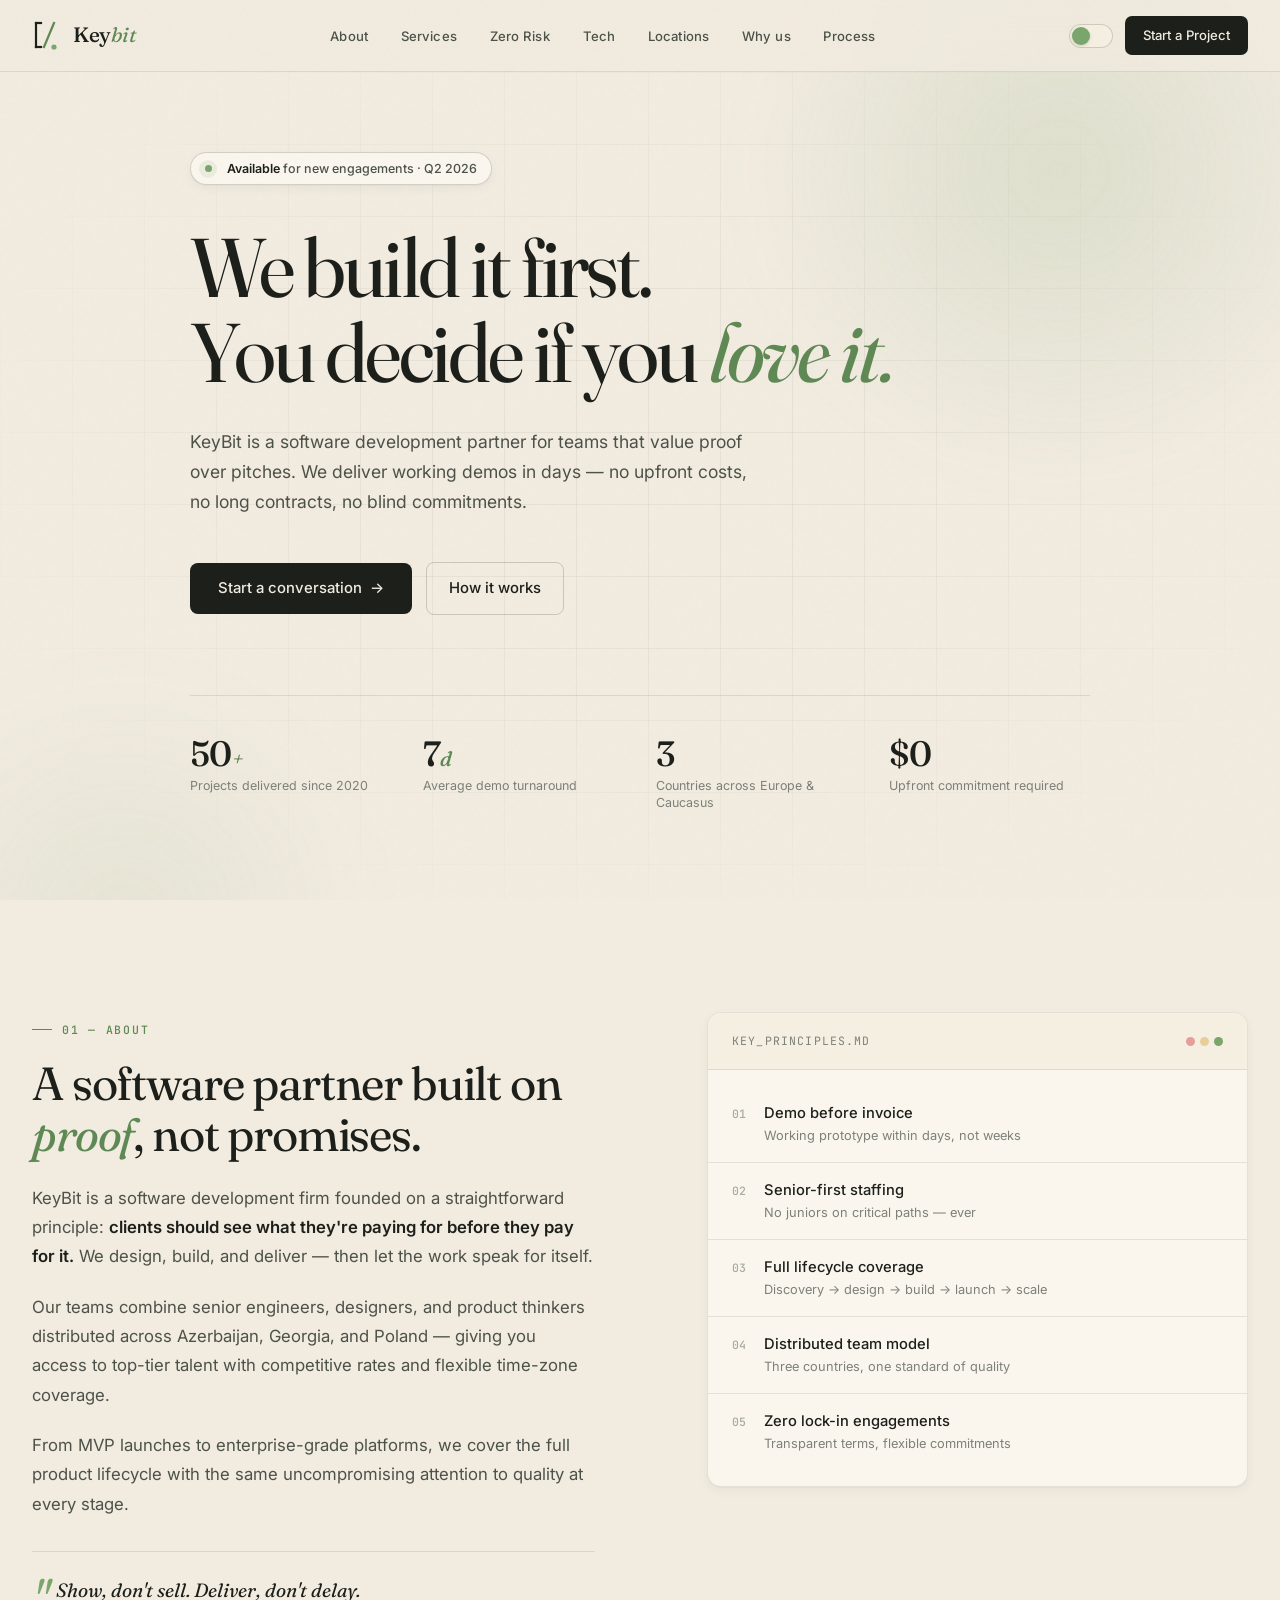
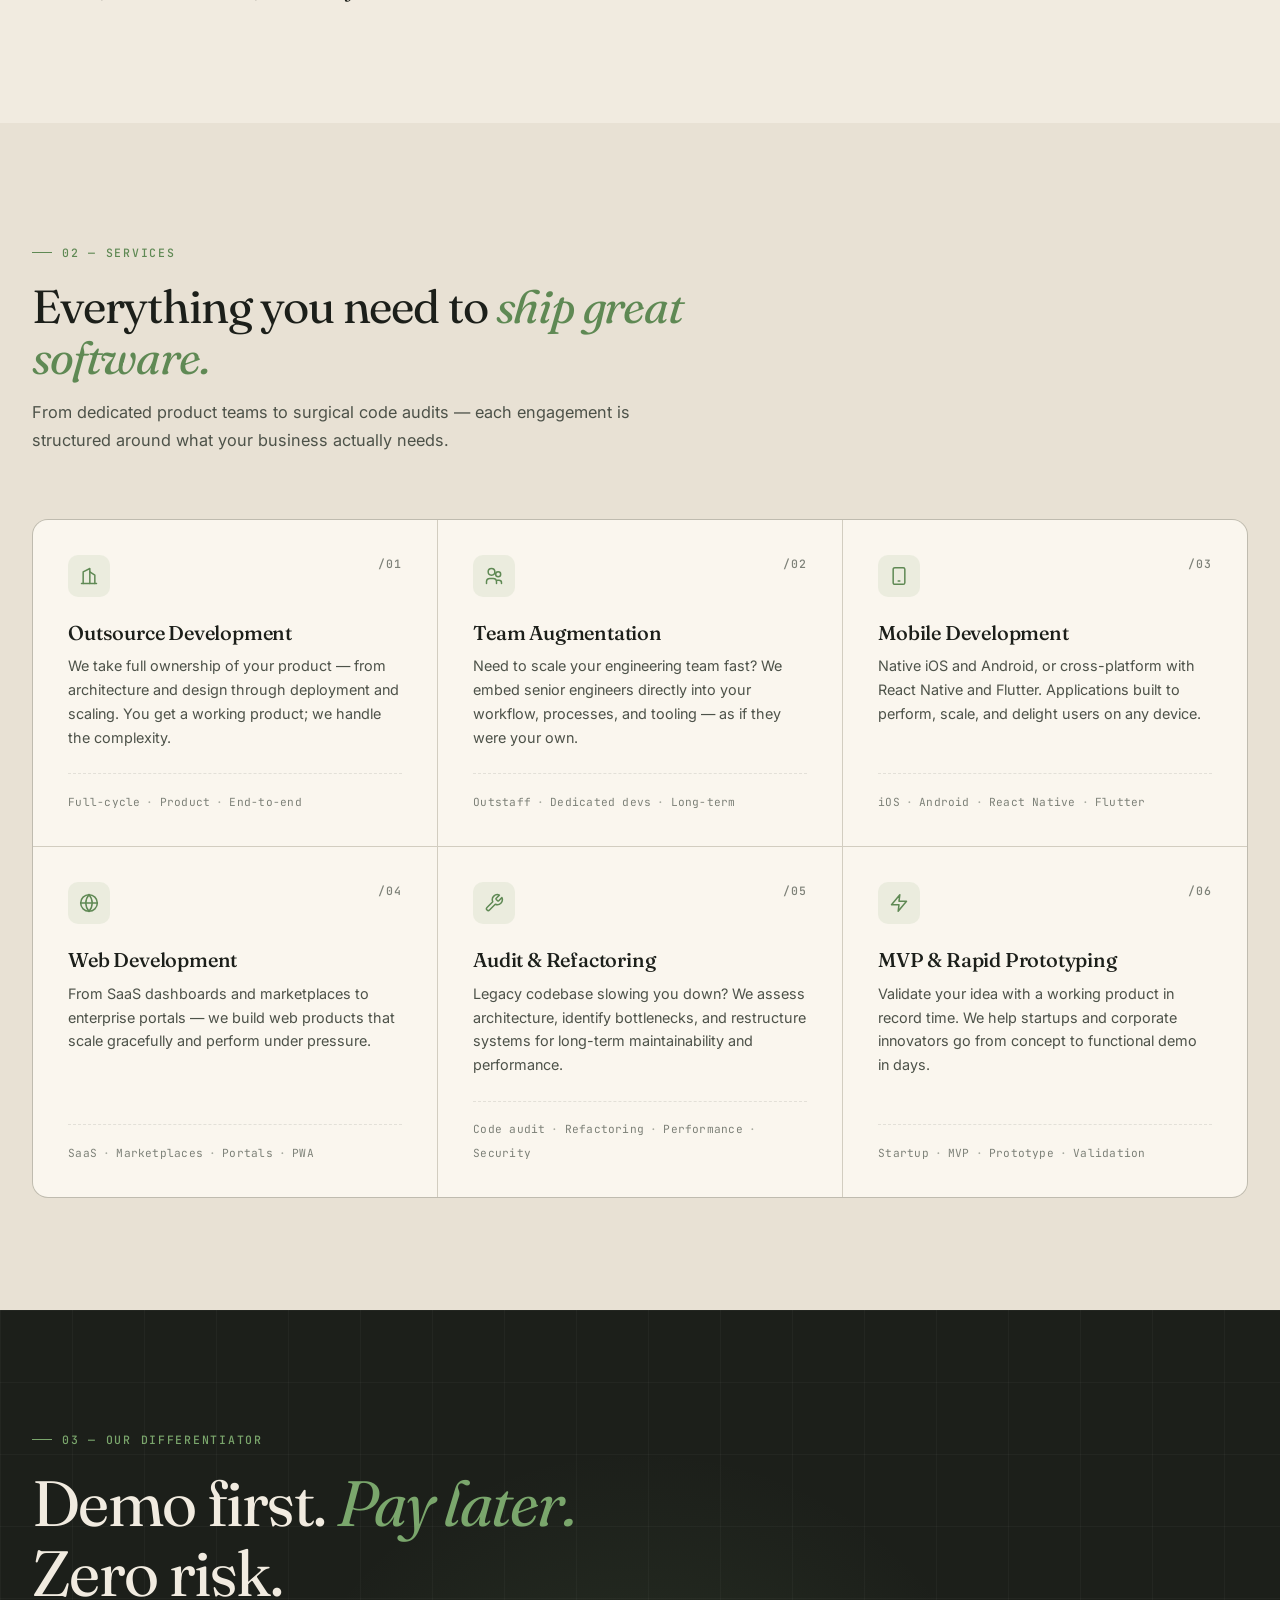
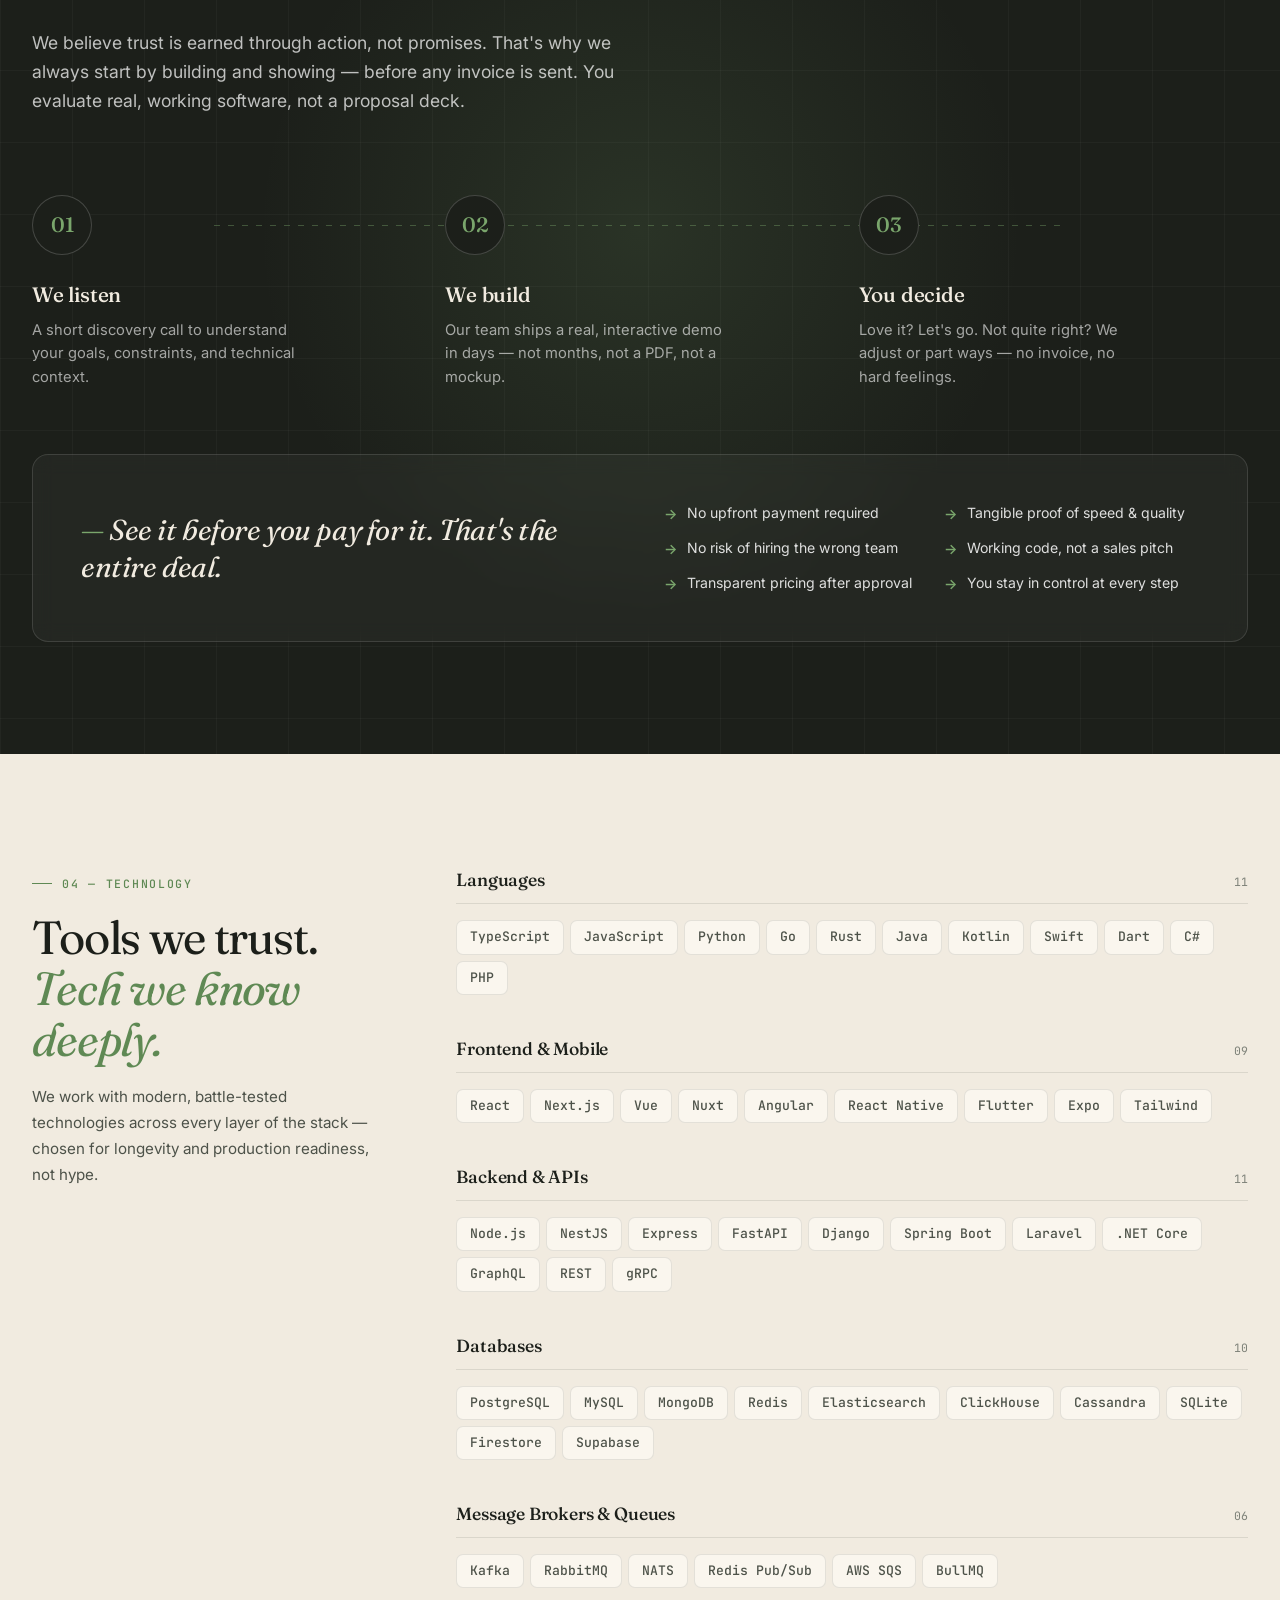
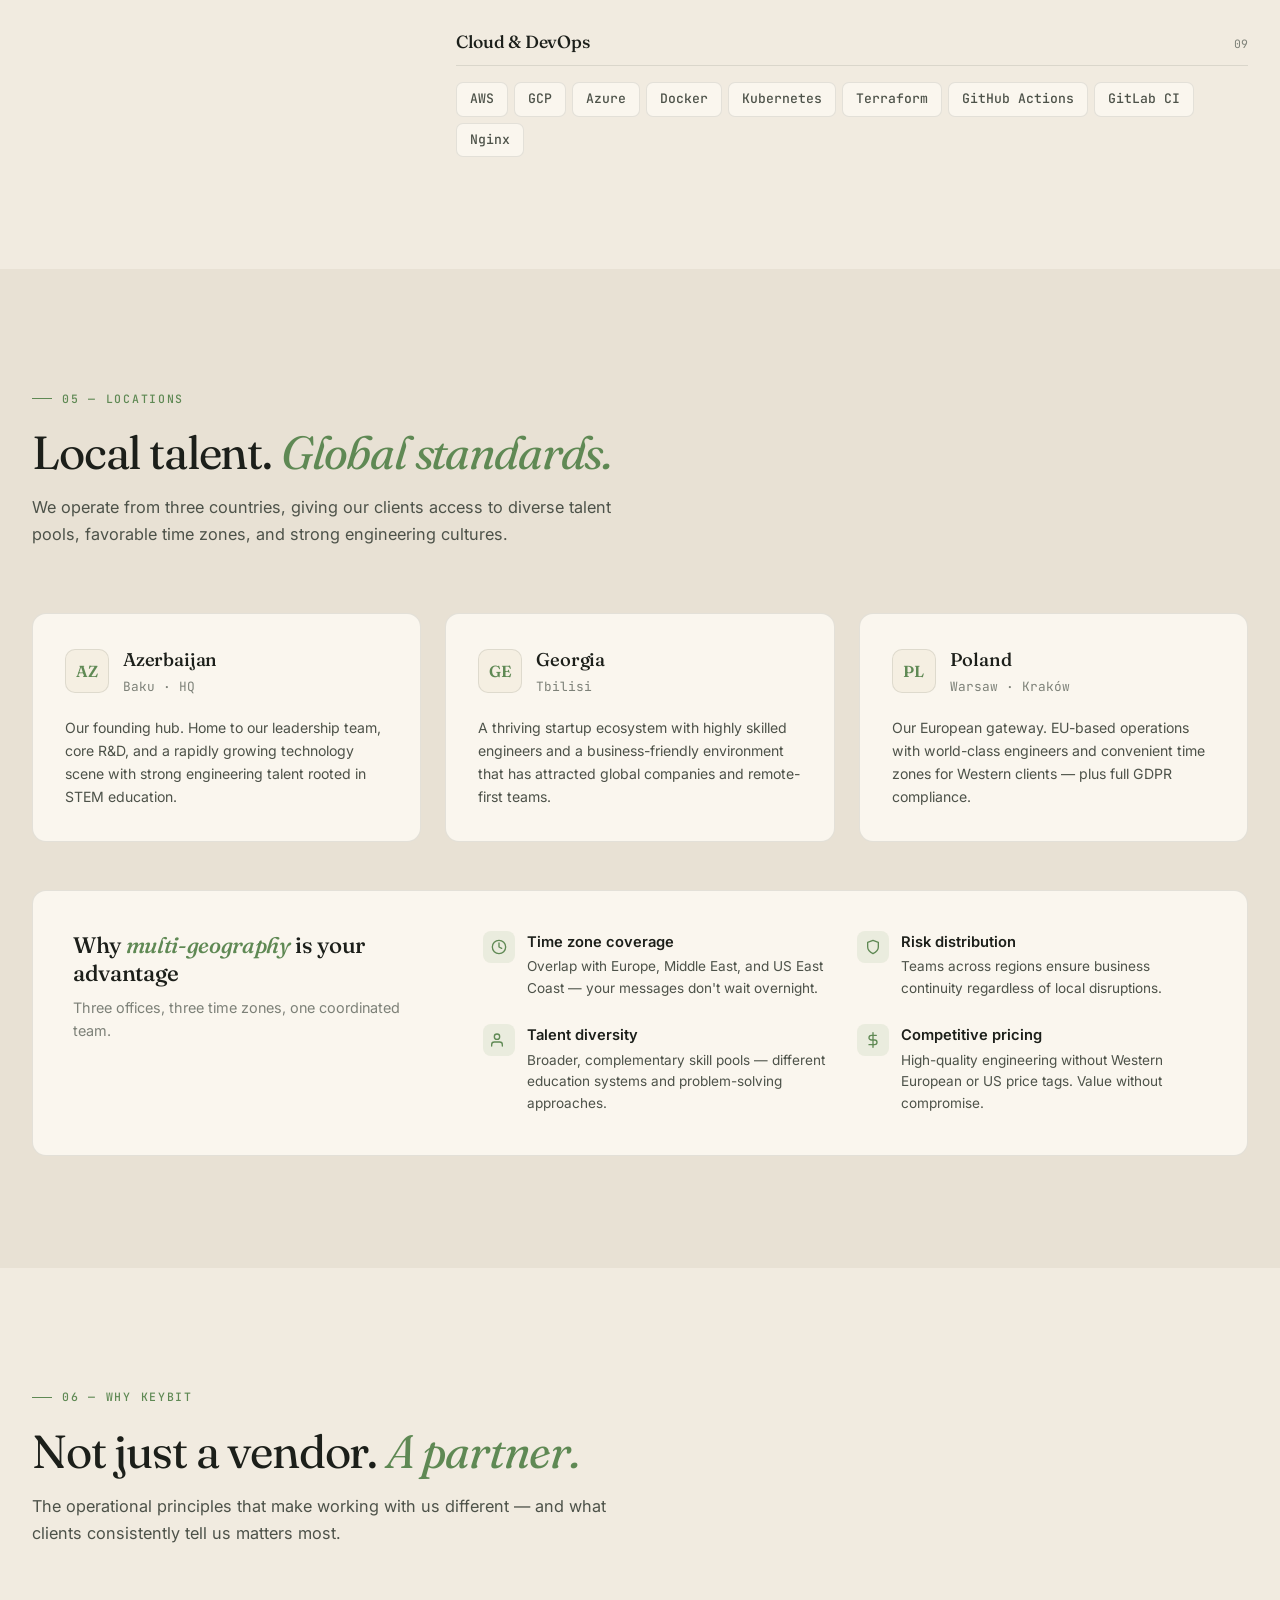
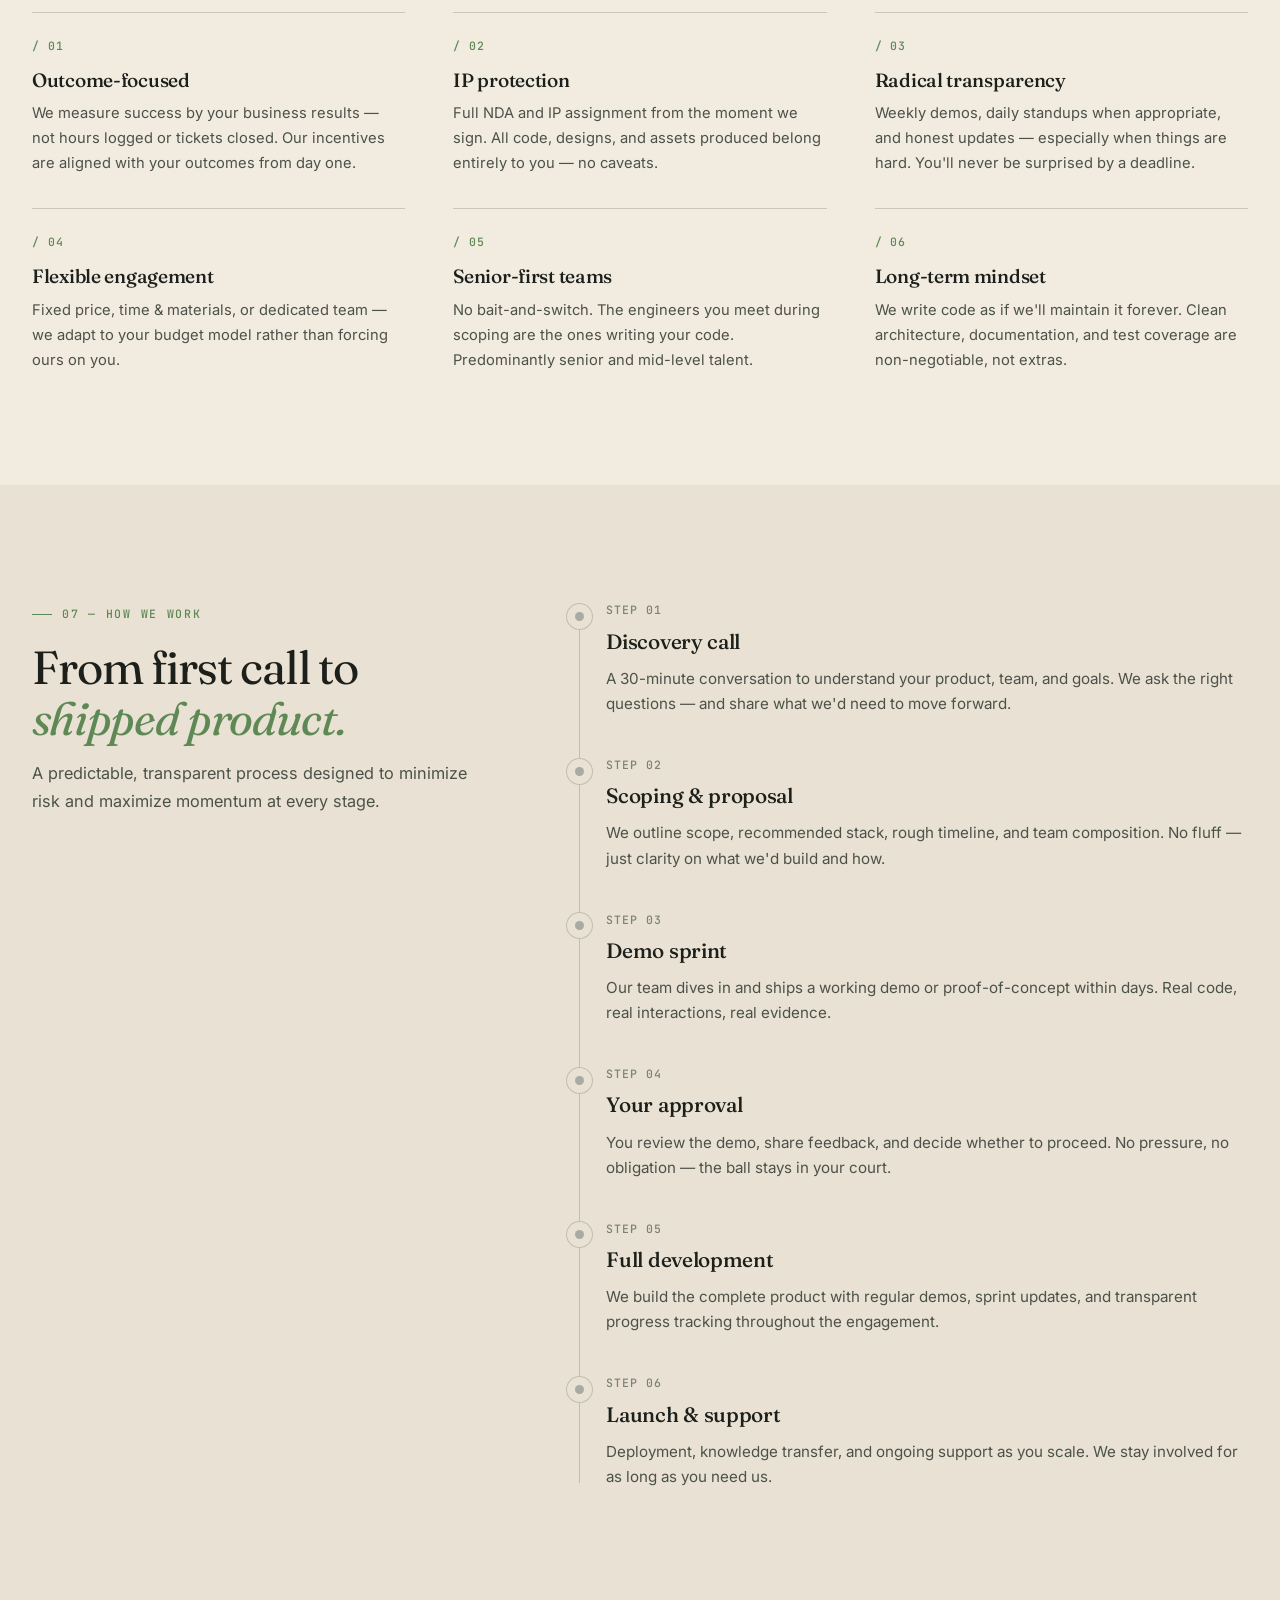
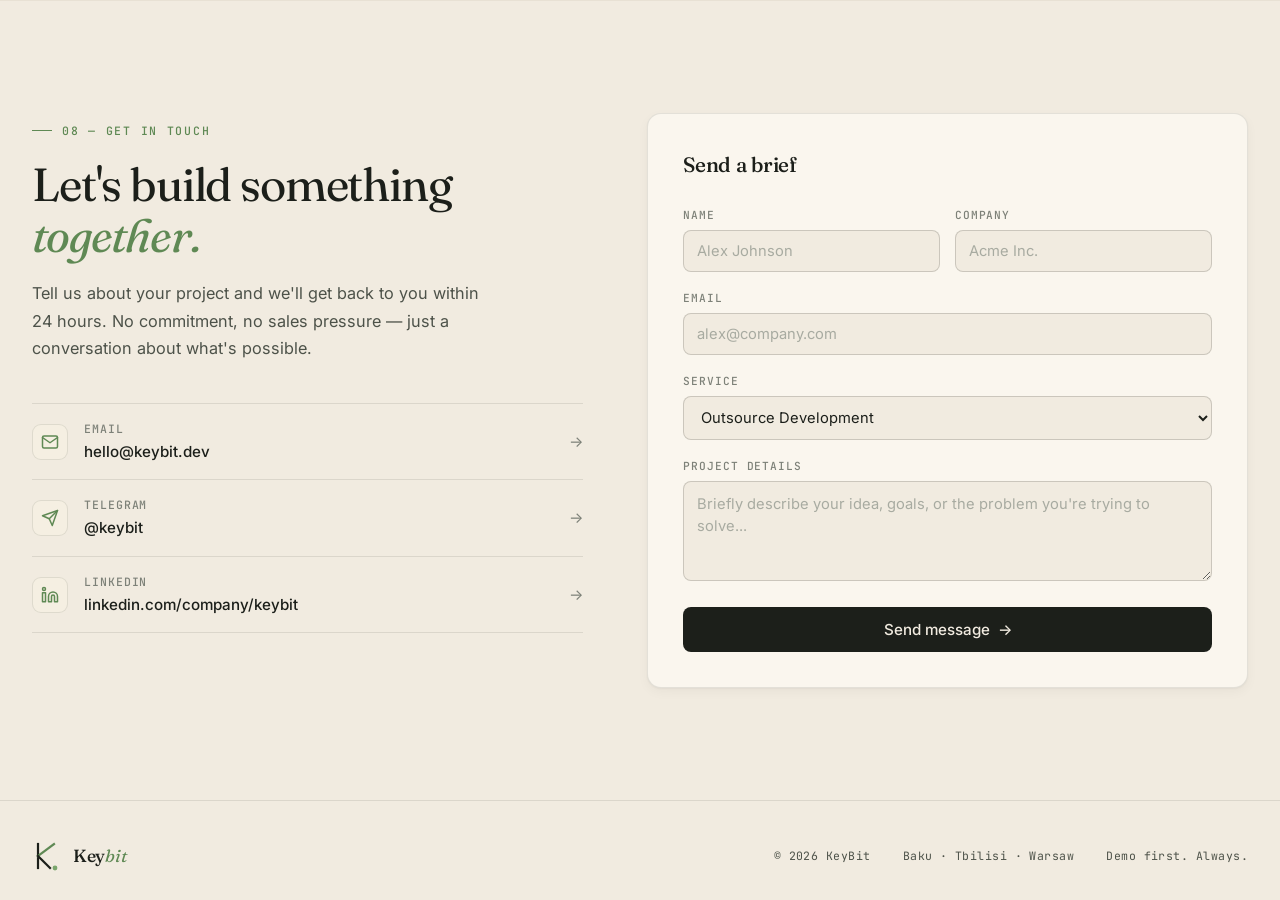
<file: keybit-landing.html>
<!DOCTYPE html>
<html lang="en" data-theme="light">
<head>
<meta charset="UTF-8"/>
<meta name="viewport" content="width=device-width, initial-scale=1.0"/>
<title>KeyBit — Software Development Partner</title>
<link rel="preconnect" href="https://fonts.googleapis.com"/>
<link rel="preconnect" href="https://fonts.gstatic.com" crossorigin/>
<link href="https://fonts.googleapis.com/css2?family=Fraunces:opsz,wght@9..144,400;9..144,500;9..144,600&family=Inter:wght@300;400;500;600&family=JetBrains+Mono:wght@400;500&display=swap" rel="stylesheet"/>
<style>
:root{--bg:#f1ebe0;--bg2:#e8e1d4;--surface:#faf6ee;--surface2:#f5efe2;--accent:#7aa66c;--accent2:#5f8954;--accent3:#486b3f;--accent-soft:rgba(122,166,108,0.12);--accent-glow:rgba(122,166,108,0.18);--text:#1c1f1a;--text2:#4d5249;--text3:#7d8178;--text4:#a8aba1;--border:rgba(28,31,26,0.1);--border-strong:rgba(28,31,26,0.18);--border-accent:rgba(122,166,108,0.28);--nav-bg:rgba(241,235,224,0.82);--card:#faf6ee;--card2:#f5efe2;--shadow:0 1px 2px rgba(28,31,26,0.04),0 4px 12px rgba(28,31,26,0.04);--shadow-lg:0 4px 8px rgba(28,31,26,0.06),0 16px 40px rgba(28,31,26,0.08)}
[data-theme="dark"]{--bg:#0d0f0c;--bg2:#121511;--surface:#151813;--surface2:#1a1d17;--accent:#8fc47c;--accent2:#a4d692;--accent3:#b8e4a5;--accent-soft:rgba(143,196,124,0.1);--accent-glow:rgba(143,196,124,0.15);--text:#ebe9e1;--text2:#a8a89e;--text3:#6d6f67;--text4:#4a4c46;--border:rgba(235,233,225,0.08);--border-strong:rgba(235,233,225,0.15);--border-accent:rgba(143,196,124,0.25);--nav-bg:rgba(13,15,12,0.82);--card:#141712;--card2:#191c16;--shadow:0 1px 2px rgba(0,0,0,0.3),0 4px 12px rgba(0,0,0,0.2);--shadow-lg:0 4px 8px rgba(0,0,0,0.4),0 16px 40px rgba(0,0,0,0.3)}
*,*::before,*::after{box-sizing:border-box;margin:0;padding:0}
html{scroll-behavior:smooth;scroll-padding-top:80px}
body{font-family:'Inter',-apple-system,sans-serif;background:var(--bg);color:var(--text);transition:background 0.5s,color 0.5s;overflow-x:hidden;line-height:1.55;-webkit-font-smoothing:antialiased;-moz-osx-font-smoothing:grayscale}
::selection{background:var(--accent);color:var(--bg)}
body::before{content:'';position:fixed;inset:0;background-image:url("data:image/svg+xml,%3Csvg viewBox='0 0 200 200' xmlns='http://www.w3.org/2000/svg'%3E%3Cfilter id='n'%3E%3CfeTurbulence type='fractalNoise' baseFrequency='0.9' numOctaves='2'/%3E%3C/filter%3E%3Crect width='100%25' height='100%25' filter='url(%23n)' opacity='0.4'/%3E%3C/svg%3E");opacity:0.025;pointer-events:none;z-index:999;mix-blend-mode:multiply}
[data-theme="dark"] body::before{mix-blend-mode:screen;opacity:0.03}
nav{position:fixed;top:0;left:0;right:0;z-index:100;background:var(--nav-bg);backdrop-filter:blur(16px) saturate(1.2);-webkit-backdrop-filter:blur(16px) saturate(1.2);border-bottom:1px solid var(--border);height:72px;transition:all 0.4s}
.nav-inner{max-width:1280px;margin:0 auto;padding:0 2rem;height:100%;display:flex;align-items:center;justify-content:space-between;gap:2rem}
.logo{font-family:'Fraunces',serif;font-weight:500;font-size:1.3rem;color:var(--text);letter-spacing:-0.02em;text-decoration:none;display:flex;align-items:center;gap:11px;transition:opacity 0.2s}
.logo:hover{opacity:0.75}
.logo:hover .lm-dot{transform:translate(2px,2px)}
.logo-mark{width:30px;height:30px;display:flex;align-items:center;justify-content:center;flex-shrink:0}
.logo-mark svg{width:100%;height:100%;overflow:visible}
.logo-mark .lm-bracket{stroke:var(--text);stroke-width:2.2;fill:none;stroke-linecap:square;stroke-linejoin:miter}
.logo-mark .lm-slash{stroke:var(--accent2);stroke-width:2.2;stroke-linecap:square}
.logo-mark .lm-dot{fill:var(--accent);transition:transform 0.3s cubic-bezier(.4,0,.2,1)}
.logo-text{display:inline-flex;align-items:baseline}
.logo-text .lt-key{font-weight:500;letter-spacing:-0.02em}
.logo-text .lt-bit{font-style:italic;font-weight:400;color:var(--accent2);letter-spacing:-0.01em;margin-left:0.5px}
.nav-links{display:flex;gap:0.3rem;list-style:none;align-items:center}
.nav-links a{font-size:0.82rem;font-weight:500;color:var(--text2);text-decoration:none;letter-spacing:0.01em;transition:color 0.2s,background 0.2s;padding:8px 14px;border-radius:6px}
.nav-links a:hover{color:var(--text);background:var(--accent-soft)}
.nav-actions{display:flex;align-items:center;gap:0.75rem}
.nav-cta{background:var(--text);color:var(--bg);padding:9px 18px;border-radius:7px;font-weight:500;font-size:0.82rem;text-decoration:none;transition:opacity 0.2s,transform 0.15s}
.nav-cta:hover{opacity:0.85;transform:translateY(-1px)}
.theme-toggle{width:44px;height:24px;background:var(--surface2);border:1px solid var(--border-strong);border-radius:999px;cursor:pointer;display:flex;align-items:center;padding:2px;transition:background 0.35s,border-color 0.35s}
.toggle-knob{width:18px;height:18px;border-radius:50%;background:var(--accent);transition:transform 0.35s cubic-bezier(.4,0,.2,1);box-shadow:0 1px 3px rgba(0,0,0,0.15)}
[data-theme="dark"] .toggle-knob{transform:translateX(20px)}
.container{max-width:1280px;margin:0 auto;padding:0 2rem}
#hero{min-height:100vh;display:flex;flex-direction:column;justify-content:center;padding:9rem 0 5rem;position:relative;overflow:hidden}
.hero-bg-shapes{position:absolute;inset:0;pointer-events:none;overflow:hidden}
.hero-bg-shapes::before{content:'';position:absolute;top:-20%;right:-10%;width:700px;height:700px;background:radial-gradient(circle,var(--accent-glow) 0%,transparent 60%);filter:blur(40px)}
.hero-bg-shapes::after{content:'';position:absolute;bottom:-30%;left:-10%;width:500px;height:500px;background:radial-gradient(circle,var(--accent-soft) 0%,transparent 60%);filter:blur(60px)}
.hero-grid-lines{position:absolute;inset:0;background-image:linear-gradient(var(--border) 1px,transparent 1px),linear-gradient(90deg,var(--border) 1px,transparent 1px);background-size:72px 72px;mask-image:radial-gradient(ellipse at center,black 30%,transparent 80%);-webkit-mask-image:radial-gradient(ellipse at center,black 30%,transparent 80%);opacity:0.5;pointer-events:none}
.hero-inner{max-width:920px;position:relative;z-index:2}
.hero-badge{display:inline-flex;align-items:center;gap:10px;background:var(--surface);border:1px solid var(--border-strong);border-radius:999px;padding:6px 14px 6px 8px;font-size:0.78rem;font-weight:500;color:var(--text2);margin-bottom:2.5rem;box-shadow:var(--shadow)}
.hero-badge-dot{width:18px;height:18px;border-radius:50%;background:var(--accent-soft);display:flex;align-items:center;justify-content:center;position:relative}
.hero-badge-dot::after{content:'';width:7px;height:7px;border-radius:50%;background:var(--accent);animation:pulse 2.2s infinite}
.hero-badge strong{color:var(--text);font-weight:600}
@keyframes pulse{0%,100%{opacity:1;transform:scale(1)}50%{opacity:.4;transform:scale(1.3)}}
h1{font-family:'Fraunces',serif;font-size:clamp(2.8rem,6.5vw,5.5rem);font-weight:400;line-height:1.02;letter-spacing:-0.035em;color:var(--text);margin-bottom:2rem}
h1 .accent{color:var(--accent2);font-style:italic;font-weight:400}
.hero-sub{font-size:1.1rem;color:var(--text2);max-width:580px;line-height:1.7;margin-bottom:2.8rem;font-weight:400}
.hero-ctas{display:flex;gap:0.9rem;flex-wrap:wrap;align-items:center}
.btn-primary{background:var(--text);color:var(--bg);padding:14px 28px;border-radius:8px;font-weight:500;font-size:0.93rem;text-decoration:none;transition:all 0.2s;border:none;cursor:pointer;display:inline-flex;align-items:center;gap:8px;font-family:inherit}
.btn-primary:hover{transform:translateY(-2px);box-shadow:var(--shadow-lg)}
.btn-primary .arrow{transition:transform 0.2s}
.btn-primary:hover .arrow{transform:translateX(3px)}
.btn-ghost{background:transparent;color:var(--text);padding:14px 22px;border-radius:8px;font-weight:500;font-size:0.93rem;text-decoration:none;border:1px solid var(--border-strong);transition:all 0.2s;cursor:pointer;display:inline-flex;align-items:center;gap:8px;font-family:inherit}
.btn-ghost:hover{border-color:var(--text);background:var(--surface)}
.hero-meta{margin-top:5rem;padding-top:2.5rem;border-top:1px solid var(--border);display:grid;grid-template-columns:repeat(4,1fr);gap:2rem;max-width:900px}
.meta-num{font-family:'Fraunces',serif;font-size:2.2rem;font-weight:500;color:var(--text);line-height:1;letter-spacing:-0.02em;margin-bottom:6px}
.meta-num .suffix{font-size:1.3rem;color:var(--accent2);font-style:italic}
.meta-label{font-size:0.78rem;color:var(--text3);font-weight:400;line-height:1.4}
section{padding:7rem 0;position:relative}
.section-header{margin-bottom:4rem;max-width:720px}
.eyebrow{font-family:'JetBrains Mono',monospace;font-size:0.72rem;text-transform:uppercase;letter-spacing:0.15em;color:var(--accent2);font-weight:500;margin-bottom:1.2rem;display:inline-flex;align-items:center;gap:10px}
.eyebrow::before{content:'';width:20px;height:1px;background:var(--accent2)}
h2{font-family:'Fraunces',serif;font-size:clamp(1.9rem,3.8vw,2.9rem);font-weight:400;letter-spacing:-0.025em;line-height:1.1;color:var(--text);margin-bottom:1rem}
h2 em{font-style:italic;color:var(--accent2);font-weight:400}
.section-desc{font-size:1.02rem;color:var(--text2);max-width:620px;line-height:1.7;font-weight:400}
#about{background:var(--bg)}
.about-grid{display:grid;grid-template-columns:1.1fr 1fr;gap:5rem;align-items:start}
.about-left{padding-right:2rem}
.about-text p{font-size:1.05rem;color:var(--text2);line-height:1.75;margin-bottom:1.3rem;font-weight:400}
.about-text p:last-child{margin-bottom:0}
.about-text p strong{color:var(--text);font-weight:600}
.about-quote{margin-top:2rem;padding:1.5rem 0 0;border-top:1px solid var(--border);font-family:'Fraunces',serif;font-style:italic;font-size:1.2rem;line-height:1.5;color:var(--text);font-weight:400}
.about-quote::before{content:'"';font-size:3rem;color:var(--accent);line-height:0.5;vertical-align:-0.4em;margin-right:8px}
.about-right{position:sticky;top:100px}
.about-card{background:var(--card);border:1px solid var(--border);border-radius:14px;overflow:hidden;box-shadow:var(--shadow)}
.about-card-header{padding:1.2rem 1.5rem;border-bottom:1px solid var(--border);display:flex;align-items:center;justify-content:space-between;background:var(--card2)}
.about-card-title{font-family:'JetBrains Mono',monospace;font-size:0.72rem;color:var(--text3);text-transform:uppercase;letter-spacing:0.1em}
.about-card-dots{display:flex;gap:5px}
.about-card-dots span{width:9px;height:9px;border-radius:50%;background:var(--border-strong)}
.about-card-dots span:nth-child(1){background:#e27c7c;opacity:0.7}
.about-card-dots span:nth-child(2){background:#e5c07c;opacity:0.7}
.about-card-dots span:nth-child(3){background:var(--accent)}
.about-list{padding:1rem 0}
.about-item{display:flex;gap:14px;padding:1rem 1.5rem;align-items:flex-start;transition:background 0.2s;border-bottom:1px solid var(--border)}
.about-item:last-child{border-bottom:none}
.about-item:hover{background:var(--accent-soft)}
.about-item-num{font-family:'JetBrains Mono',monospace;font-size:0.72rem;color:var(--text4);padding-top:3px;font-weight:500;min-width:18px}
.about-item-text{font-size:0.92rem;color:var(--text);font-weight:500;line-height:1.5}
.about-item-sub{display:block;font-size:0.8rem;color:var(--text3);font-weight:400;margin-top:2px}
#services{background:var(--bg2)}
.services-grid{display:grid;grid-template-columns:repeat(3,1fr);gap:1px;background:var(--border);border:1px solid var(--border);border-radius:16px;overflow:hidden}
.service-card{background:var(--card);padding:2.2rem;transition:background 0.3s;position:relative;min-height:280px;display:flex;flex-direction:column}
.service-card:hover{background:var(--card2)}
.svc-head{display:flex;align-items:flex-start;justify-content:space-between;margin-bottom:1.5rem;gap:1rem}
.svc-num{font-family:'JetBrains Mono',monospace;font-size:0.72rem;color:var(--text3);letter-spacing:0.08em;font-weight:500}
.svc-icon{width:42px;height:42px;border-radius:10px;background:var(--accent-soft);display:flex;align-items:center;justify-content:center;color:var(--accent2);flex-shrink:0}
.svc-title{font-family:'Fraunces',serif;font-size:1.25rem;font-weight:500;color:var(--text);margin-bottom:0.6rem;letter-spacing:-0.01em;line-height:1.2}
.svc-desc{font-size:0.9rem;color:var(--text2);line-height:1.65;font-weight:400;margin-bottom:auto}
.svc-tags{display:flex;flex-wrap:wrap;gap:6px;margin-top:1.5rem;padding-top:1.2rem;border-top:1px dashed var(--border)}
.svc-tag{font-family:'JetBrains Mono',monospace;color:var(--text3);font-size:0.7rem;font-weight:400;letter-spacing:0.02em}
.svc-tag::after{content:'·';margin-left:6px;color:var(--text4)}
.svc-tag:last-child::after{content:''}
#zero-risk{background:var(--text);color:var(--bg);position:relative;overflow:hidden}
[data-theme="dark"] #zero-risk{background:#050604}
#zero-risk::before{content:'';position:absolute;inset:0;background-image:linear-gradient(rgba(255,255,255,0.03) 1px,transparent 1px),linear-gradient(90deg,rgba(255,255,255,0.03) 1px,transparent 1px);background-size:72px 72px}
#zero-risk::after{content:'';position:absolute;top:50%;left:50%;transform:translate(-50%,-50%);width:900px;height:900px;background:radial-gradient(circle,rgba(122,166,108,0.15) 0%,transparent 60%);pointer-events:none}
.zr-inner{max-width:1280px;margin:0 auto;padding:0 2rem;position:relative;z-index:2}
#zero-risk .eyebrow{color:var(--accent)}
#zero-risk .eyebrow::before{background:var(--accent)}
#zero-risk h2{color:var(--bg);font-size:clamp(2.2rem,5vw,4rem);max-width:900px;margin-bottom:1.2rem}
#zero-risk h2 em{color:var(--accent)}
.zr-lead{font-size:1.1rem;color:rgba(255,255,255,0.72);max-width:640px;line-height:1.65;margin-bottom:5rem}
[data-theme="dark"] .zr-lead{color:var(--text2)}
.zr-process{display:grid;grid-template-columns:repeat(3,1fr);gap:1.5rem;position:relative;margin-bottom:4rem}
.zr-process::before{content:'';position:absolute;top:30px;left:15%;right:15%;height:1px;background:repeating-linear-gradient(90deg,rgba(122,166,108,0.4) 0 6px,transparent 6px 14px);z-index:0}
.zr-step{position:relative;z-index:1;text-align:left}
.zr-step-circle{width:60px;height:60px;border-radius:50%;background:var(--text);border:1px solid rgba(255,255,255,0.18);display:flex;align-items:center;justify-content:center;font-family:'Fraunces',serif;font-size:1.3rem;font-weight:500;color:var(--accent);margin-bottom:1.5rem;transition:all 0.3s}
[data-theme="dark"] .zr-step-circle{background:#050604}
.zr-step:hover .zr-step-circle{background:var(--accent);color:var(--text);border-color:var(--accent);transform:scale(1.05)}
.zr-step-title{font-family:'Fraunces',serif;font-size:1.3rem;font-weight:500;color:var(--bg);margin-bottom:0.5rem;letter-spacing:-0.01em}
.zr-step-desc{font-size:0.92rem;color:rgba(255,255,255,0.6);line-height:1.6;max-width:280px}
[data-theme="dark"] .zr-step-desc{color:var(--text3)}
.zr-highlight-box{background:rgba(255,255,255,0.04);border:1px solid rgba(255,255,255,0.12);border-radius:16px;padding:3rem;display:grid;grid-template-columns:1fr 1fr;gap:3rem;align-items:center;backdrop-filter:blur(10px)}
[data-theme="dark"] .zr-highlight-box{background:rgba(255,255,255,0.02)}
.zr-quote{font-family:'Fraunces',serif;font-size:1.8rem;font-weight:400;font-style:italic;color:var(--bg);line-height:1.3;letter-spacing:-0.015em}
.zr-quote .mark{color:var(--accent)}
.zr-checks{list-style:none;display:grid;grid-template-columns:1fr 1fr;gap:0.9rem 1.5rem}
.zr-checks li{display:flex;align-items:flex-start;gap:10px;color:rgba(255,255,255,0.85);font-size:0.88rem;line-height:1.4}
[data-theme="dark"] .zr-checks li{color:var(--text2)}
.zr-checks li .mark{color:var(--accent);font-weight:600;flex-shrink:0;margin-top:1px}
#tech{background:var(--bg)}
.tech-wrapper{display:grid;grid-template-columns:1fr 2.3fr;gap:5rem;align-items:start}
.tech-sidebar{position:sticky;top:100px}
.tech-sidebar h2{margin-bottom:1.2rem}
.tech-sidebar .section-desc{font-size:0.95rem}
.tech-categories{display:flex;flex-direction:column;gap:2.5rem}
.tech-cat-head{display:flex;align-items:baseline;justify-content:space-between;margin-bottom:1rem;padding-bottom:0.6rem;border-bottom:1px solid var(--border)}
.tech-cat-title{font-family:'Fraunces',serif;font-size:1.1rem;font-weight:500;color:var(--text);letter-spacing:-0.01em}
.tech-cat-count{font-family:'JetBrains Mono',monospace;font-size:0.72rem;color:var(--text3)}
.tech-pills{display:flex;flex-wrap:wrap;gap:6px}
.tech-pill{background:var(--surface);border:1px solid var(--border);color:var(--text2);padding:6px 13px;border-radius:7px;font-size:0.82rem;font-weight:500;transition:all 0.2s;cursor:default;font-family:'JetBrains Mono',monospace}
.tech-pill:hover{background:var(--accent-soft);border-color:var(--border-accent);color:var(--accent3);transform:translateY(-1px)}
[data-theme="dark"] .tech-pill:hover{color:var(--accent2)}
#locations{background:var(--bg2)}
.loc-grid{display:grid;grid-template-columns:repeat(3,1fr);gap:1.5rem;margin-bottom:3rem}
.loc-card{background:var(--card);border:1px solid var(--border);border-radius:14px;padding:2rem;transition:all 0.3s;position:relative;overflow:hidden}
.loc-card::before{content:'';position:absolute;top:0;left:0;right:0;height:3px;background:var(--accent);transform:scaleX(0);transform-origin:left;transition:transform 0.4s}
.loc-card:hover{border-color:var(--border-accent);transform:translateY(-3px);box-shadow:var(--shadow-lg)}
.loc-card:hover::before{transform:scaleX(1)}
.loc-head{display:flex;align-items:center;gap:14px;margin-bottom:1.2rem}
.loc-code{width:44px;height:44px;border-radius:10px;background:var(--surface2);display:flex;align-items:center;justify-content:center;font-family:'Fraunces',serif;font-size:1rem;font-weight:600;color:var(--accent2);border:1px solid var(--border)}
.loc-country{font-family:'Fraunces',serif;font-size:1.15rem;font-weight:500;color:var(--text);letter-spacing:-0.01em}
.loc-city{font-size:0.8rem;color:var(--text3);margin-top:2px;font-family:'JetBrains Mono',monospace}
.loc-desc{font-size:0.88rem;color:var(--text2);line-height:1.65;font-weight:400}
.multi-geo{background:var(--card);border:1px solid var(--border);border-radius:14px;padding:2.5rem;display:grid;grid-template-columns:1fr 2fr;gap:3rem;align-items:start}
.multi-geo-title{font-family:'Fraunces',serif;font-size:1.4rem;font-weight:500;color:var(--text);letter-spacing:-0.015em;line-height:1.25}
.multi-geo-title em{color:var(--accent2);font-style:italic}
.multi-geo-sub{font-size:0.9rem;color:var(--text3);margin-top:0.6rem;line-height:1.6}
.geo-benefits{display:grid;grid-template-columns:1fr 1fr;gap:1.5rem}
.geo-benefit{display:flex;gap:12px;align-items:flex-start}
.geo-ico{width:32px;height:32px;border-radius:8px;background:var(--accent-soft);display:flex;align-items:center;justify-content:center;color:var(--accent2);flex-shrink:0}
.geo-benefit strong{color:var(--text);font-weight:600;display:block;margin-bottom:3px;font-size:0.92rem}
.geo-benefit-text{font-size:0.85rem;color:var(--text2);line-height:1.6;font-weight:400}
#why{background:var(--bg)}
.why-grid{display:grid;grid-template-columns:repeat(3,1fr);gap:2rem 3rem}
.why-card{padding-top:1.5rem;border-top:1px solid var(--border-strong);position:relative;transition:border-color 0.3s}
.why-card:hover{border-top-color:var(--accent)}
.why-num{font-family:'JetBrains Mono',monospace;font-size:0.72rem;color:var(--accent2);letter-spacing:0.08em;font-weight:500;margin-bottom:0.8rem}
.why-title{font-family:'Fraunces',serif;font-size:1.2rem;font-weight:500;color:var(--text);margin-bottom:0.6rem;letter-spacing:-0.015em;line-height:1.25}
.why-desc{font-size:0.92rem;color:var(--text2);line-height:1.7;font-weight:400}
#process{background:var(--bg2)}
.proc-wrapper{display:grid;grid-template-columns:2fr 3fr;gap:5rem;align-items:start}
.proc-sidebar{position:sticky;top:100px}
.proc-timeline{position:relative;padding-left:2.5rem}
.proc-timeline::before{content:'';position:absolute;left:13px;top:6px;bottom:6px;width:1px;background:var(--border-strong)}
.proc-step{position:relative;padding:0.3rem 0 2.2rem;cursor:default}
.proc-step:last-child{padding-bottom:0}
.proc-step::before{content:'';position:absolute;left:-2.5rem;top:0.4rem;width:27px;height:27px;border-radius:50%;background:var(--bg2);border:1.5px solid var(--border-strong);transition:all 0.3s}
.proc-step::after{content:'';position:absolute;left:calc(-2.5rem + 9px);top:calc(0.4rem + 9px);width:9px;height:9px;border-radius:50%;background:var(--text4);transition:all 0.3s}
.proc-step:hover::before{border-color:var(--accent)}
.proc-step:hover::after{background:var(--accent);transform:scale(1.2)}
.proc-step-num{font-family:'JetBrains Mono',monospace;font-size:0.72rem;color:var(--text3);letter-spacing:0.08em;font-weight:500;margin-bottom:0.4rem}
.proc-step-title{font-family:'Fraunces',serif;font-size:1.3rem;font-weight:500;color:var(--text);margin-bottom:0.5rem;letter-spacing:-0.015em}
.proc-step-desc{font-size:0.95rem;color:var(--text2);line-height:1.65;font-weight:400}
#contacts{background:var(--bg)}
.contact-wrapper{display:grid;grid-template-columns:1fr 1fr;gap:4rem;align-items:start}
.contact-left h2{margin-bottom:1.2rem}
.contact-left > p{color:var(--text2);font-size:1.02rem;line-height:1.7;font-weight:400;margin-bottom:2.5rem;max-width:460px}
.contact-links{display:flex;flex-direction:column;gap:0;border-top:1px solid var(--border)}
.contact-link{display:flex;align-items:center;gap:16px;text-decoration:none;color:var(--text);font-size:0.95rem;transition:all 0.2s;padding:1rem 0;border-bottom:1px solid var(--border);position:relative}
.contact-link .ci{width:36px;height:36px;border-radius:9px;background:var(--surface2);display:flex;align-items:center;justify-content:center;color:var(--accent2);border:1px solid var(--border);flex-shrink:0;transition:all 0.2s}
.contact-link-label{font-family:'JetBrains Mono',monospace;font-size:0.72rem;color:var(--text3);letter-spacing:0.08em;text-transform:uppercase;margin-bottom:2px;font-weight:500}
.contact-link-value{font-weight:500;color:var(--text)}
.contact-link .arrow{margin-left:auto;color:var(--text3);transition:transform 0.2s,color 0.2s}
.contact-link:hover{padding-left:6px}
.contact-link:hover .ci{background:var(--accent-soft);border-color:var(--border-accent)}
.contact-link:hover .arrow{transform:translateX(4px);color:var(--accent2)}
.contact-form{background:var(--card);border:1px solid var(--border);border-radius:14px;padding:2.2rem;display:flex;flex-direction:column;gap:1.1rem;box-shadow:var(--shadow)}
.contact-form-title{font-family:'Fraunces',serif;font-size:1.3rem;font-weight:500;color:var(--text);letter-spacing:-0.015em;margin-bottom:0.5rem}
.form-row{display:grid;grid-template-columns:1fr 1fr;gap:0.9rem}
.form-field{display:flex;flex-direction:column;gap:6px}
.form-field label{font-family:'JetBrains Mono',monospace;font-size:0.7rem;color:var(--text3);letter-spacing:0.08em;text-transform:uppercase;font-weight:500}
.form-field input,.form-field textarea,.form-field select{background:var(--bg);border:1px solid var(--border-strong);border-radius:8px;padding:11px 13px;color:var(--text);font-family:'Inter',sans-serif;font-size:0.92rem;outline:none;transition:all 0.2s}
.form-field input::placeholder,.form-field textarea::placeholder{color:var(--text4)}
.form-field input:focus,.form-field textarea:focus,.form-field select:focus{border-color:var(--accent);box-shadow:0 0 0 3px var(--accent-soft)}
.form-field textarea{min-height:100px;resize:vertical;line-height:1.5}
.form-submit{width:100%;background:var(--text);color:var(--bg);border:none;border-radius:8px;padding:13px;font-size:0.95rem;font-weight:500;cursor:pointer;transition:all 0.2s;font-family:'Inter',sans-serif;margin-top:0.5rem;display:flex;align-items:center;justify-content:center;gap:8px}
.form-submit:hover{opacity:0.88;transform:translateY(-1px);box-shadow:var(--shadow-lg)}
footer{background:var(--bg);border-top:1px solid var(--border);padding:2.5rem 0 1.8rem}
.footer-inner{max-width:1280px;margin:0 auto;padding:0 2rem;display:flex;align-items:center;justify-content:space-between;flex-wrap:wrap;gap:1.5rem}
.footer-inner .logo{font-size:1.1rem}
.footer-meta{display:flex;gap:2rem;align-items:center;font-family:'JetBrains Mono',monospace;font-size:0.72rem;color:var(--text3);letter-spacing:0.04em}
.footer-meta span{color:var(--text2)}
.fade-in{opacity:0;transform:translateY(24px);transition:opacity 0.7s cubic-bezier(.3,.7,.4,1),transform 0.7s cubic-bezier(.3,.7,.4,1)}
.fade-in.visible{opacity:1;transform:translateY(0)}
@media (max-width:1024px){.services-grid{grid-template-columns:repeat(2,1fr)}.loc-grid{grid-template-columns:1fr}.why-grid{grid-template-columns:repeat(2,1fr)}.tech-wrapper,.proc-wrapper,.about-grid{grid-template-columns:1fr;gap:3rem}.about-right,.tech-sidebar,.proc-sidebar{position:static}.multi-geo{grid-template-columns:1fr;gap:2rem}.zr-highlight-box{grid-template-columns:1fr;gap:2rem}.zr-process{grid-template-columns:1fr}.zr-process::before{display:none}.hero-meta{grid-template-columns:repeat(2,1fr);gap:1.5rem 2rem}}
@media (max-width:720px){.nav-links{display:none}.container,.nav-inner,.footer-inner,.zr-inner{padding:0 1.25rem}section{padding:5rem 0}#hero{padding:7.5rem 0 3.5rem}.services-grid{grid-template-columns:1fr}.why-grid{grid-template-columns:1fr}.zr-highlight-box{padding:2rem}.zr-checks{grid-template-columns:1fr}.contact-wrapper{grid-template-columns:1fr}.form-row{grid-template-columns:1fr}.about-left{padding-right:0}.multi-geo{padding:1.8rem}.geo-benefits{grid-template-columns:1fr}.contact-form{padding:1.5rem}.footer-inner{flex-direction:column;text-align:center}.footer-meta{flex-direction:column;gap:0.5rem}.hero-meta{margin-top:3.5rem;padding-top:2rem}}
</style>
</head>
<body>

<nav>
  <div class="nav-inner">
    <a href="#hero" class="logo">
      <span class="logo-mark">
        <svg viewBox="0 0 30 30" xmlns="http://www.w3.org/2000/svg">
          <path class="lm-bracket" d="M 4 3 L 4 27"/>
          <path class="lm-bracket" d="M 4 3 L 9 3"/>
          <path class="lm-bracket" d="M 4 27 L 9 27"/>
          <line class="lm-slash" x1="22" y1="3" x2="12" y2="27"/>
          <circle class="lm-dot" cx="22" cy="27" r="2.6"/>
        </svg>
      </span>
      <span class="logo-text"><span class="lt-key">Key</span><span class="lt-bit">bit</span></span>
    </a>
    <ul class="nav-links">
      <li><a href="#about">About</a></li>
      <li><a href="#services">Services</a></li>
      <li><a href="#zero-risk">Zero Risk</a></li>
      <li><a href="#tech">Tech</a></li>
      <li><a href="#locations">Locations</a></li>
      <li><a href="#why">Why us</a></li>
      <li><a href="#process">Process</a></li>
    </ul>
    <div class="nav-actions">
      <button class="theme-toggle" onclick="toggleTheme()" aria-label="Toggle theme">
        <div class="toggle-knob"></div>
      </button>
      <a href="#contacts" class="nav-cta">Start a Project</a>
    </div>
  </div>
</nav>

<section id="hero">
  <div class="hero-grid-lines"></div>
  <div class="hero-bg-shapes"></div>
  <div class="container">
    <div class="hero-inner">
      <div class="hero-badge">
        <div class="hero-badge-dot"></div>
        <span><strong>Available</strong> for new engagements &middot; Q2 2026</span>
      </div>
      <h1>We build it first.<br>You decide if you <span class="accent">love it.</span></h1>
      <p class="hero-sub">KeyBit is a software development partner for teams that value proof over pitches. We deliver working demos in days &mdash; no upfront costs, no long contracts, no blind commitments.</p>
      <div class="hero-ctas">
        <a href="#contacts" class="btn-primary">Start a conversation <span class="arrow">&rarr;</span></a>
        <a href="#zero-risk" class="btn-ghost">How it works</a>
      </div>
      <div class="hero-meta">
        <div class="meta-item">
          <div class="meta-num">50<span class="suffix">+</span></div>
          <div class="meta-label">Projects delivered since 2020</div>
        </div>
        <div class="meta-item">
          <div class="meta-num">7<span class="suffix">d</span></div>
          <div class="meta-label">Average demo turnaround</div>
        </div>
        <div class="meta-item">
          <div class="meta-num">3</div>
          <div class="meta-label">Countries across Europe &amp; Caucasus</div>
        </div>
        <div class="meta-item">
          <div class="meta-num">$0</div>
          <div class="meta-label">Upfront commitment required</div>
        </div>
      </div>
    </div>
  </div>
</section>

<section id="about">
  <div class="container">
    <div class="about-grid">
      <div class="about-left fade-in">
        <div class="eyebrow">01 &mdash; About</div>
        <h2>A software partner built on <em>proof</em>, not promises.</h2>
        <div class="about-text" style="margin-top:1.5rem;">
          <p>KeyBit is a software development firm founded on a straightforward principle: <strong>clients should see what they're paying for before they pay for it.</strong> We design, build, and deliver &mdash; then let the work speak for itself.</p>
          <p>Our teams combine senior engineers, designers, and product thinkers distributed across Azerbaijan, Georgia, and Poland &mdash; giving you access to top-tier talent with competitive rates and flexible time-zone coverage.</p>
          <p>From MVP launches to enterprise-grade platforms, we cover the full product lifecycle with the same uncompromising attention to quality at every stage.</p>
        </div>
        <div class="about-quote">Show, don't sell. Deliver, don't delay.</div>
      </div>
      <div class="about-right fade-in">
        <div class="about-card">
          <div class="about-card-header">
            <span class="about-card-title">key_principles.md</span>
            <div class="about-card-dots"><span></span><span></span><span></span></div>
          </div>
          <div class="about-list">
            <div class="about-item"><span class="about-item-num">01</span><div><div class="about-item-text">Demo before invoice</div><span class="about-item-sub">Working prototype within days, not weeks</span></div></div>
            <div class="about-item"><span class="about-item-num">02</span><div><div class="about-item-text">Senior-first staffing</div><span class="about-item-sub">No juniors on critical paths &mdash; ever</span></div></div>
            <div class="about-item"><span class="about-item-num">03</span><div><div class="about-item-text">Full lifecycle coverage</div><span class="about-item-sub">Discovery &rarr; design &rarr; build &rarr; launch &rarr; scale</span></div></div>
            <div class="about-item"><span class="about-item-num">04</span><div><div class="about-item-text">Distributed team model</div><span class="about-item-sub">Three countries, one standard of quality</span></div></div>
            <div class="about-item"><span class="about-item-num">05</span><div><div class="about-item-text">Zero lock-in engagements</div><span class="about-item-sub">Transparent terms, flexible commitments</span></div></div>
          </div>
        </div>
      </div>
    </div>
  </div>
</section>

<section id="services">
  <div class="container">
    <div class="section-header fade-in">
      <div class="eyebrow">02 &mdash; Services</div>
      <h2>Everything you need to <em>ship great software.</em></h2>
      <p class="section-desc" style="margin-top:1rem;">From dedicated product teams to surgical code audits &mdash; each engagement is structured around what your business actually needs.</p>
    </div>
    <div class="services-grid fade-in">
      <div class="service-card">
        <div class="svc-head">
          <div class="svc-icon"><svg width="20" height="20" viewBox="0 0 24 24" fill="none" stroke="currentColor" stroke-width="1.8" stroke-linecap="round" stroke-linejoin="round"><path d="M3 21h18"/><path d="M5 21V7l8-4v18"/><path d="M19 21V11l-6-4"/></svg></div>
          <span class="svc-num">/01</span>
        </div>
        <div class="svc-title">Outsource Development</div>
        <div class="svc-desc">We take full ownership of your product &mdash; from architecture and design through deployment and scaling. You get a working product; we handle the complexity.</div>
        <div class="svc-tags"><span class="svc-tag">Full-cycle</span><span class="svc-tag">Product</span><span class="svc-tag">End-to-end</span></div>
      </div>
      <div class="service-card">
        <div class="svc-head">
          <div class="svc-icon"><svg width="20" height="20" viewBox="0 0 24 24" fill="none" stroke="currentColor" stroke-width="1.8" stroke-linecap="round" stroke-linejoin="round"><circle cx="9" cy="7" r="4"/><path d="M3 21v-2a4 4 0 0 1 4-4h4a4 4 0 0 1 4 4v2"/><circle cx="17" cy="10" r="3"/><path d="M21 21v-1a3 3 0 0 0-3-3h-2"/></svg></div>
          <span class="svc-num">/02</span>
        </div>
        <div class="svc-title">Team Augmentation</div>
        <div class="svc-desc">Need to scale your engineering team fast? We embed senior engineers directly into your workflow, processes, and tooling &mdash; as if they were your own.</div>
        <div class="svc-tags"><span class="svc-tag">Outstaff</span><span class="svc-tag">Dedicated devs</span><span class="svc-tag">Long-term</span></div>
      </div>
      <div class="service-card">
        <div class="svc-head">
          <div class="svc-icon"><svg width="20" height="20" viewBox="0 0 24 24" fill="none" stroke="currentColor" stroke-width="1.8" stroke-linecap="round" stroke-linejoin="round"><rect x="5" y="2" width="14" height="20" rx="2"/><path d="M11 18h2"/></svg></div>
          <span class="svc-num">/03</span>
        </div>
        <div class="svc-title">Mobile Development</div>
        <div class="svc-desc">Native iOS and Android, or cross-platform with React Native and Flutter. Applications built to perform, scale, and delight users on any device.</div>
        <div class="svc-tags"><span class="svc-tag">iOS</span><span class="svc-tag">Android</span><span class="svc-tag">React Native</span><span class="svc-tag">Flutter</span></div>
      </div>
      <div class="service-card">
        <div class="svc-head">
          <div class="svc-icon"><svg width="20" height="20" viewBox="0 0 24 24" fill="none" stroke="currentColor" stroke-width="1.8" stroke-linecap="round" stroke-linejoin="round"><circle cx="12" cy="12" r="10"/><path d="M2 12h20"/><path d="M12 2a15 15 0 0 1 0 20M12 2a15 15 0 0 0 0 20"/></svg></div>
          <span class="svc-num">/04</span>
        </div>
        <div class="svc-title">Web Development</div>
        <div class="svc-desc">From SaaS dashboards and marketplaces to enterprise portals &mdash; we build web products that scale gracefully and perform under pressure.</div>
        <div class="svc-tags"><span class="svc-tag">SaaS</span><span class="svc-tag">Marketplaces</span><span class="svc-tag">Portals</span><span class="svc-tag">PWA</span></div>
      </div>
      <div class="service-card">
        <div class="svc-head">
          <div class="svc-icon"><svg width="20" height="20" viewBox="0 0 24 24" fill="none" stroke="currentColor" stroke-width="1.8" stroke-linecap="round" stroke-linejoin="round"><path d="M14.7 6.3a1 1 0 0 0 0 1.4l1.6 1.6a1 1 0 0 0 1.4 0l3.77-3.77a6 6 0 0 1-7.94 7.94l-6.91 6.91a2.12 2.12 0 0 1-3-3l6.91-6.91a6 6 0 0 1 7.94-7.94l-3.76 3.76z"/></svg></div>
          <span class="svc-num">/05</span>
        </div>
        <div class="svc-title">Audit &amp; Refactoring</div>
        <div class="svc-desc">Legacy codebase slowing you down? We assess architecture, identify bottlenecks, and restructure systems for long-term maintainability and performance.</div>
        <div class="svc-tags"><span class="svc-tag">Code audit</span><span class="svc-tag">Refactoring</span><span class="svc-tag">Performance</span><span class="svc-tag">Security</span></div>
      </div>
      <div class="service-card">
        <div class="svc-head">
          <div class="svc-icon"><svg width="20" height="20" viewBox="0 0 24 24" fill="none" stroke="currentColor" stroke-width="1.8" stroke-linecap="round" stroke-linejoin="round"><path d="M13 2L3 14h9l-1 8 10-12h-9l1-8z"/></svg></div>
          <span class="svc-num">/06</span>
        </div>
        <div class="svc-title">MVP &amp; Rapid Prototyping</div>
        <div class="svc-desc">Validate your idea with a working product in record time. We help startups and corporate innovators go from concept to functional demo in days.</div>
        <div class="svc-tags"><span class="svc-tag">Startup</span><span class="svc-tag">MVP</span><span class="svc-tag">Prototype</span><span class="svc-tag">Validation</span></div>
      </div>
    </div>
  </div>
</section>

<section id="zero-risk">
  <div class="zr-inner">
    <div class="fade-in">
      <div class="eyebrow">03 &mdash; Our Differentiator</div>
      <h2>Demo first. <em>Pay later.</em><br>Zero risk.</h2>
      <p class="zr-lead">We believe trust is earned through action, not promises. That's why we always start by building and showing &mdash; before any invoice is sent. You evaluate real, working software, not a proposal deck.</p>
    </div>
    <div class="zr-process fade-in">
      <div class="zr-step">
        <div class="zr-step-circle">01</div>
        <div class="zr-step-title">We listen</div>
        <div class="zr-step-desc">A short discovery call to understand your goals, constraints, and technical context.</div>
      </div>
      <div class="zr-step">
        <div class="zr-step-circle">02</div>
        <div class="zr-step-title">We build</div>
        <div class="zr-step-desc">Our team ships a real, interactive demo in days &mdash; not months, not a PDF, not a mockup.</div>
      </div>
      <div class="zr-step">
        <div class="zr-step-circle">03</div>
        <div class="zr-step-title">You decide</div>
        <div class="zr-step-desc">Love it? Let's go. Not quite right? We adjust or part ways &mdash; no invoice, no hard feelings.</div>
      </div>
    </div>
    <div class="zr-highlight-box fade-in">
      <div class="zr-quote"><span class="mark">&mdash;</span> See it before you pay for it. That's the entire deal.</div>
      <ul class="zr-checks">
        <li><span class="mark">&rarr;</span> No upfront payment required</li>
        <li><span class="mark">&rarr;</span> Tangible proof of speed &amp; quality</li>
        <li><span class="mark">&rarr;</span> No risk of hiring the wrong team</li>
        <li><span class="mark">&rarr;</span> Working code, not a sales pitch</li>
        <li><span class="mark">&rarr;</span> Transparent pricing after approval</li>
        <li><span class="mark">&rarr;</span> You stay in control at every step</li>
      </ul>
    </div>
  </div>
</section>

<section id="tech">
  <div class="container">
    <div class="tech-wrapper">
      <div class="tech-sidebar fade-in">
        <div class="eyebrow">04 &mdash; Technology</div>
        <h2>Tools we trust.<br><em>Tech we know deeply.</em></h2>
        <p class="section-desc">We work with modern, battle-tested technologies across every layer of the stack &mdash; chosen for longevity and production readiness, not hype.</p>
      </div>
      <div class="tech-categories fade-in">
        <div class="tech-cat">
          <div class="tech-cat-head"><div class="tech-cat-title">Languages</div><div class="tech-cat-count">11</div></div>
          <div class="tech-pills">
            <span class="tech-pill">TypeScript</span><span class="tech-pill">JavaScript</span><span class="tech-pill">Python</span><span class="tech-pill">Go</span><span class="tech-pill">Rust</span><span class="tech-pill">Java</span><span class="tech-pill">Kotlin</span><span class="tech-pill">Swift</span><span class="tech-pill">Dart</span><span class="tech-pill">C#</span><span class="tech-pill">PHP</span>
          </div>
        </div>
        <div class="tech-cat">
          <div class="tech-cat-head"><div class="tech-cat-title">Frontend &amp; Mobile</div><div class="tech-cat-count">09</div></div>
          <div class="tech-pills">
            <span class="tech-pill">React</span><span class="tech-pill">Next.js</span><span class="tech-pill">Vue</span><span class="tech-pill">Nuxt</span><span class="tech-pill">Angular</span><span class="tech-pill">React Native</span><span class="tech-pill">Flutter</span><span class="tech-pill">Expo</span><span class="tech-pill">Tailwind</span>
          </div>
        </div>
        <div class="tech-cat">
          <div class="tech-cat-head"><div class="tech-cat-title">Backend &amp; APIs</div><div class="tech-cat-count">11</div></div>
          <div class="tech-pills">
            <span class="tech-pill">Node.js</span><span class="tech-pill">NestJS</span><span class="tech-pill">Express</span><span class="tech-pill">FastAPI</span><span class="tech-pill">Django</span><span class="tech-pill">Spring Boot</span><span class="tech-pill">Laravel</span><span class="tech-pill">.NET Core</span><span class="tech-pill">GraphQL</span><span class="tech-pill">REST</span><span class="tech-pill">gRPC</span>
          </div>
        </div>
        <div class="tech-cat">
          <div class="tech-cat-head"><div class="tech-cat-title">Databases</div><div class="tech-cat-count">10</div></div>
          <div class="tech-pills">
            <span class="tech-pill">PostgreSQL</span><span class="tech-pill">MySQL</span><span class="tech-pill">MongoDB</span><span class="tech-pill">Redis</span><span class="tech-pill">Elasticsearch</span><span class="tech-pill">ClickHouse</span><span class="tech-pill">Cassandra</span><span class="tech-pill">SQLite</span><span class="tech-pill">Firestore</span><span class="tech-pill">Supabase</span>
          </div>
        </div>
        <div class="tech-cat">
          <div class="tech-cat-head"><div class="tech-cat-title">Message Brokers &amp; Queues</div><div class="tech-cat-count">06</div></div>
          <div class="tech-pills">
            <span class="tech-pill">Kafka</span><span class="tech-pill">RabbitMQ</span><span class="tech-pill">NATS</span><span class="tech-pill">Redis Pub/Sub</span><span class="tech-pill">AWS SQS</span><span class="tech-pill">BullMQ</span>
          </div>
        </div>
        <div class="tech-cat">
          <div class="tech-cat-head"><div class="tech-cat-title">Cloud &amp; DevOps</div><div class="tech-cat-count">09</div></div>
          <div class="tech-pills">
            <span class="tech-pill">AWS</span><span class="tech-pill">GCP</span><span class="tech-pill">Azure</span><span class="tech-pill">Docker</span><span class="tech-pill">Kubernetes</span><span class="tech-pill">Terraform</span><span class="tech-pill">GitHub Actions</span><span class="tech-pill">GitLab CI</span><span class="tech-pill">Nginx</span>
          </div>
        </div>
      </div>
    </div>
  </div>
</section>

<section id="locations">
  <div class="container">
    <div class="section-header fade-in">
      <div class="eyebrow">05 &mdash; Locations</div>
      <h2>Local talent. <em>Global standards.</em></h2>
      <p class="section-desc" style="margin-top:1rem;">We operate from three countries, giving our clients access to diverse talent pools, favorable time zones, and strong engineering cultures.</p>
    </div>
    <div class="loc-grid">
      <div class="loc-card fade-in">
        <div class="loc-head">
          <div class="loc-code">AZ</div>
          <div><div class="loc-country">Azerbaijan</div><div class="loc-city">Baku &middot; HQ</div></div>
        </div>
        <div class="loc-desc">Our founding hub. Home to our leadership team, core R&amp;D, and a rapidly growing technology scene with strong engineering talent rooted in STEM education.</div>
      </div>
      <div class="loc-card fade-in">
        <div class="loc-head">
          <div class="loc-code">GE</div>
          <div><div class="loc-country">Georgia</div><div class="loc-city">Tbilisi</div></div>
        </div>
        <div class="loc-desc">A thriving startup ecosystem with highly skilled engineers and a business-friendly environment that has attracted global companies and remote-first teams.</div>
      </div>
      <div class="loc-card fade-in">
        <div class="loc-head">
          <div class="loc-code">PL</div>
          <div><div class="loc-country">Poland</div><div class="loc-city">Warsaw &middot; Krak&oacute;w</div></div>
        </div>
        <div class="loc-desc">Our European gateway. EU-based operations with world-class engineers and convenient time zones for Western clients &mdash; plus full GDPR compliance.</div>
      </div>
    </div>
    <div class="multi-geo fade-in">
      <div>
        <div class="multi-geo-title">Why <em>multi-geography</em> is your advantage</div>
        <div class="multi-geo-sub">Three offices, three time zones, one coordinated team.</div>
      </div>
      <div class="geo-benefits">
        <div class="geo-benefit">
          <div class="geo-ico"><svg width="16" height="16" viewBox="0 0 24 24" fill="none" stroke="currentColor" stroke-width="2" stroke-linecap="round" stroke-linejoin="round"><circle cx="12" cy="12" r="10"/><polyline points="12 6 12 12 16 14"/></svg></div>
          <div><strong>Time zone coverage</strong><div class="geo-benefit-text">Overlap with Europe, Middle East, and US East Coast &mdash; your messages don't wait overnight.</div></div>
        </div>
        <div class="geo-benefit">
          <div class="geo-ico"><svg width="16" height="16" viewBox="0 0 24 24" fill="none" stroke="currentColor" stroke-width="2" stroke-linecap="round" stroke-linejoin="round"><path d="M12 22s8-4 8-10V5l-8-3-8 3v7c0 6 8 10 8 10z"/></svg></div>
          <div><strong>Risk distribution</strong><div class="geo-benefit-text">Teams across regions ensure business continuity regardless of local disruptions.</div></div>
        </div>
        <div class="geo-benefit">
          <div class="geo-ico"><svg width="16" height="16" viewBox="0 0 24 24" fill="none" stroke="currentColor" stroke-width="2" stroke-linecap="round" stroke-linejoin="round"><path d="M17 21v-2a4 4 0 0 0-4-4H5a4 4 0 0 0-4 4v2"/><circle cx="9" cy="7" r="4"/></svg></div>
          <div><strong>Talent diversity</strong><div class="geo-benefit-text">Broader, complementary skill pools &mdash; different education systems and problem-solving approaches.</div></div>
        </div>
        <div class="geo-benefit">
          <div class="geo-ico"><svg width="16" height="16" viewBox="0 0 24 24" fill="none" stroke="currentColor" stroke-width="2" stroke-linecap="round" stroke-linejoin="round"><line x1="12" y1="1" x2="12" y2="23"/><path d="M17 5H9.5a3.5 3.5 0 0 0 0 7h5a3.5 3.5 0 0 1 0 7H6"/></svg></div>
          <div><strong>Competitive pricing</strong><div class="geo-benefit-text">High-quality engineering without Western European or US price tags. Value without compromise.</div></div>
        </div>
      </div>
    </div>
  </div>
</section>

<section id="why">
  <div class="container">
    <div class="section-header fade-in">
      <div class="eyebrow">06 &mdash; Why KeyBit</div>
      <h2>Not just a vendor. <em>A partner.</em></h2>
      <p class="section-desc" style="margin-top:1rem;">The operational principles that make working with us different &mdash; and what clients consistently tell us matters most.</p>
    </div>
    <div class="why-grid">
      <div class="why-card fade-in">
        <div class="why-num">/ 01</div>
        <div class="why-title">Outcome-focused</div>
        <div class="why-desc">We measure success by your business results &mdash; not hours logged or tickets closed. Our incentives are aligned with your outcomes from day one.</div>
      </div>
      <div class="why-card fade-in">
        <div class="why-num">/ 02</div>
        <div class="why-title">IP protection</div>
        <div class="why-desc">Full NDA and IP assignment from the moment we sign. All code, designs, and assets produced belong entirely to you &mdash; no caveats.</div>
      </div>
      <div class="why-card fade-in">
        <div class="why-num">/ 03</div>
        <div class="why-title">Radical transparency</div>
        <div class="why-desc">Weekly demos, daily standups when appropriate, and honest updates &mdash; especially when things are hard. You'll never be surprised by a deadline.</div>
      </div>
      <div class="why-card fade-in">
        <div class="why-num">/ 04</div>
        <div class="why-title">Flexible engagement</div>
        <div class="why-desc">Fixed price, time &amp; materials, or dedicated team &mdash; we adapt to your budget model rather than forcing ours on you.</div>
      </div>
      <div class="why-card fade-in">
        <div class="why-num">/ 05</div>
        <div class="why-title">Senior-first teams</div>
        <div class="why-desc">No bait-and-switch. The engineers you meet during scoping are the ones writing your code. Predominantly senior and mid-level talent.</div>
      </div>
      <div class="why-card fade-in">
        <div class="why-num">/ 06</div>
        <div class="why-title">Long-term mindset</div>
        <div class="why-desc">We write code as if we'll maintain it forever. Clean architecture, documentation, and test coverage are non-negotiable, not extras.</div>
      </div>
    </div>
  </div>
</section>

<section id="process">
  <div class="container">
    <div class="proc-wrapper">
      <div class="proc-sidebar fade-in">
        <div class="eyebrow">07 &mdash; How we work</div>
        <h2>From first call to <em>shipped product.</em></h2>
        <p class="section-desc" style="margin-top:1rem;">A predictable, transparent process designed to minimize risk and maximize momentum at every stage.</p>
      </div>
      <div class="proc-timeline fade-in">
        <div class="proc-step">
          <div class="proc-step-num">STEP 01</div>
          <div class="proc-step-title">Discovery call</div>
          <div class="proc-step-desc">A 30-minute conversation to understand your product, team, and goals. We ask the right questions &mdash; and share what we'd need to move forward.</div>
        </div>
        <div class="proc-step">
          <div class="proc-step-num">STEP 02</div>
          <div class="proc-step-title">Scoping &amp; proposal</div>
          <div class="proc-step-desc">We outline scope, recommended stack, rough timeline, and team composition. No fluff &mdash; just clarity on what we'd build and how.</div>
        </div>
        <div class="proc-step">
          <div class="proc-step-num">STEP 03</div>
          <div class="proc-step-title">Demo sprint</div>
          <div class="proc-step-desc">Our team dives in and ships a working demo or proof-of-concept within days. Real code, real interactions, real evidence.</div>
        </div>
        <div class="proc-step">
          <div class="proc-step-num">STEP 04</div>
          <div class="proc-step-title">Your approval</div>
          <div class="proc-step-desc">You review the demo, share feedback, and decide whether to proceed. No pressure, no obligation &mdash; the ball stays in your court.</div>
        </div>
        <div class="proc-step">
          <div class="proc-step-num">STEP 05</div>
          <div class="proc-step-title">Full development</div>
          <div class="proc-step-desc">We build the complete product with regular demos, sprint updates, and transparent progress tracking throughout the engagement.</div>
        </div>
        <div class="proc-step">
          <div class="proc-step-num">STEP 06</div>
          <div class="proc-step-title">Launch &amp; support</div>
          <div class="proc-step-desc">Deployment, knowledge transfer, and ongoing support as you scale. We stay involved for as long as you need us.</div>
        </div>
      </div>
    </div>
  </div>
</section>

<section id="contacts">
  <div class="container">
    <div class="contact-wrapper">
      <div class="contact-left fade-in">
        <div class="eyebrow">08 &mdash; Get in touch</div>
        <h2>Let's build something <em>together.</em></h2>
        <p>Tell us about your project and we'll get back to you within 24 hours. No commitment, no sales pressure &mdash; just a conversation about what's possible.</p>
        <div class="contact-links">
          <a href="mailto:hello@keybit.dev" class="contact-link">
            <div class="ci"><svg width="18" height="18" viewBox="0 0 24 24" fill="none" stroke="currentColor" stroke-width="2" stroke-linecap="round" stroke-linejoin="round"><path d="M4 4h16c1.1 0 2 .9 2 2v12c0 1.1-.9 2-2 2H4c-1.1 0-2-.9-2-2V6c0-1.1.9-2 2-2z"/><polyline points="22,6 12,13 2,6"/></svg></div>
            <div><div class="contact-link-label">Email</div><div class="contact-link-value">hello@keybit.dev</div></div>
            <span class="arrow">&rarr;</span>
          </a>
          <a href="https://t.me/keybit" class="contact-link">
            <div class="ci"><svg width="18" height="18" viewBox="0 0 24 24" fill="none" stroke="currentColor" stroke-width="2" stroke-linecap="round" stroke-linejoin="round"><path d="m22 2-7 20-4-9-9-4 20-7Z"/><path d="M22 2 11 13"/></svg></div>
            <div><div class="contact-link-label">Telegram</div><div class="contact-link-value">@keybit</div></div>
            <span class="arrow">&rarr;</span>
          </a>
          <a href="https://linkedin.com/company/keybit" class="contact-link">
            <div class="ci"><svg width="18" height="18" viewBox="0 0 24 24" fill="none" stroke="currentColor" stroke-width="2" stroke-linecap="round" stroke-linejoin="round"><path d="M16 8a6 6 0 0 1 6 6v7h-4v-7a2 2 0 0 0-4 0v7h-4v-7a6 6 0 0 1 6-6z"/><rect x="2" y="9" width="4" height="12"/><circle cx="4" cy="4" r="2"/></svg></div>
            <div><div class="contact-link-label">LinkedIn</div><div class="contact-link-value">linkedin.com/company/keybit</div></div>
            <span class="arrow">&rarr;</span>
          </a>
        </div>
      </div>
      <form class="contact-form fade-in" onsubmit="return false;">
        <div class="contact-form-title">Send a brief</div>
        <div class="form-row">
          <div class="form-field"><label>Name</label><input type="text" placeholder="Alex Johnson"/></div>
          <div class="form-field"><label>Company</label><input type="text" placeholder="Acme Inc."/></div>
        </div>
        <div class="form-field"><label>Email</label><input type="email" placeholder="alex@company.com"/></div>
        <div class="form-field">
          <label>Service</label>
          <select>
            <option>Outsource Development</option>
            <option>Team Augmentation</option>
            <option>Mobile Application</option>
            <option>Web Application</option>
            <option>Technical Audit &amp; Refactoring</option>
            <option>MVP / Prototype</option>
            <option>Other &mdash; let's discuss</option>
          </select>
        </div>
        <div class="form-field"><label>Project details</label><textarea placeholder="Briefly describe your idea, goals, or the problem you're trying to solve..."></textarea></div>
        <button class="form-submit">Send message <span>&rarr;</span></button>
      </form>
    </div>
  </div>
</section>

<footer>
  <div class="footer-inner">
    <a href="#hero" class="logo"><span class="logo-mark"><svg viewBox="0 0 30 30" xmlns="http://www.w3.org/2000/svg"><line class="lm-bracket" x1="6" y1="3" x2="6" y2="27"/><line class="lm-slash" x1="22" y1="3" x2="6" y2="15"/><line class="lm-bracket" x1="6" y1="15" x2="18" y2="27"/><circle class="lm-dot" cx="23" cy="27" r="2.4"/></svg></span><span class="logo-text"><span class="lt-key">Key</span><span class="lt-bit">bit</span></span></a>
    <div class="footer-meta">
      <span>&copy; 2026 KeyBit</span>
      <span>Baku &middot; Tbilisi &middot; Warsaw</span>
      <span>Demo first. Always.</span>
    </div>
  </div>
</footer>

<script>
function toggleTheme(){
  const html=document.documentElement;
  const isDark=html.getAttribute('data-theme')==='dark';
  const next=isDark?'light':'dark';
  html.setAttribute('data-theme',next);
  try{localStorage.setItem('keybit-theme',next);}catch(e){}
}
try{
  const saved=localStorage.getItem('keybit-theme');
  if(saved)document.documentElement.setAttribute('data-theme',saved);
}catch(e){}
const observer=new IntersectionObserver((entries)=>{
  entries.forEach(e=>{
    if(e.isIntersecting){
      e.target.classList.add('visible');
      observer.unobserve(e.target);
    }
  });
},{threshold:0.1,rootMargin:'0px 0px -50px 0px'});
document.querySelectorAll('.fade-in').forEach(el=>observer.observe(el));
</script>
</body>
</html>
</file>
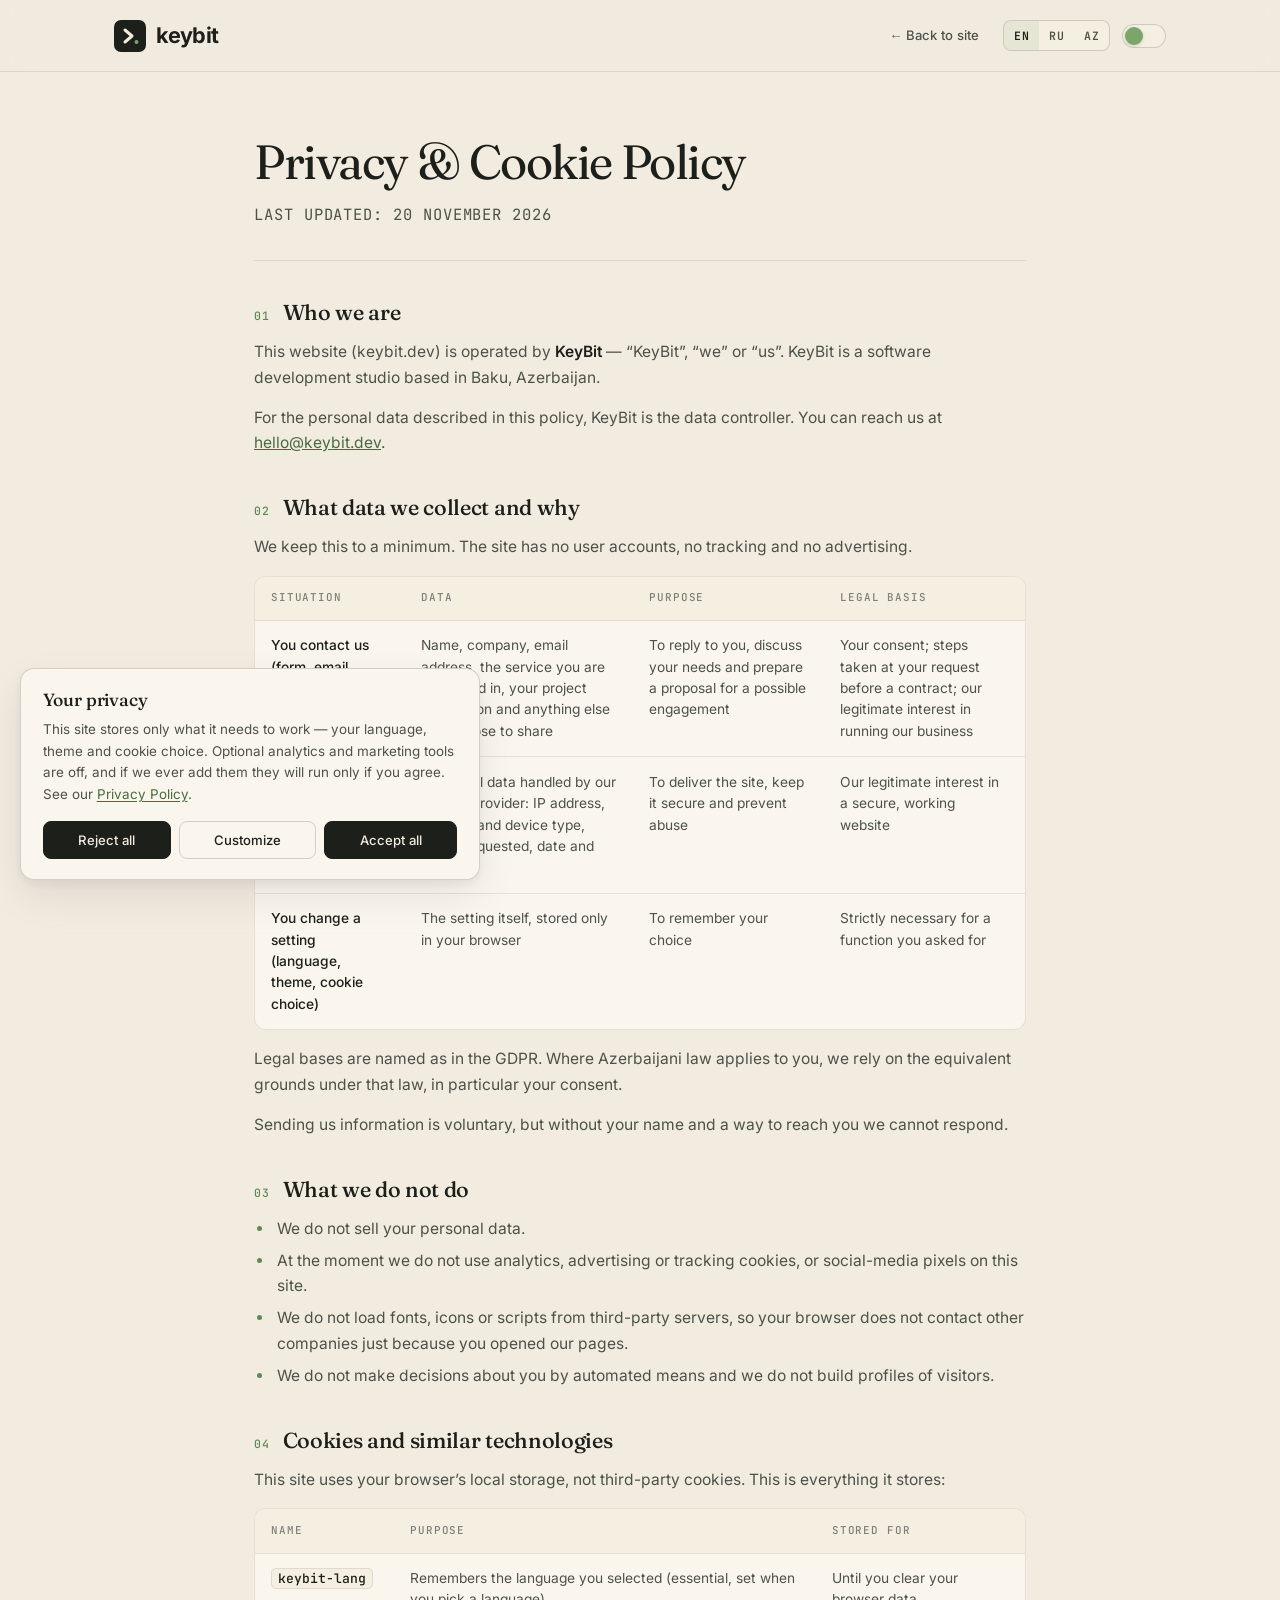
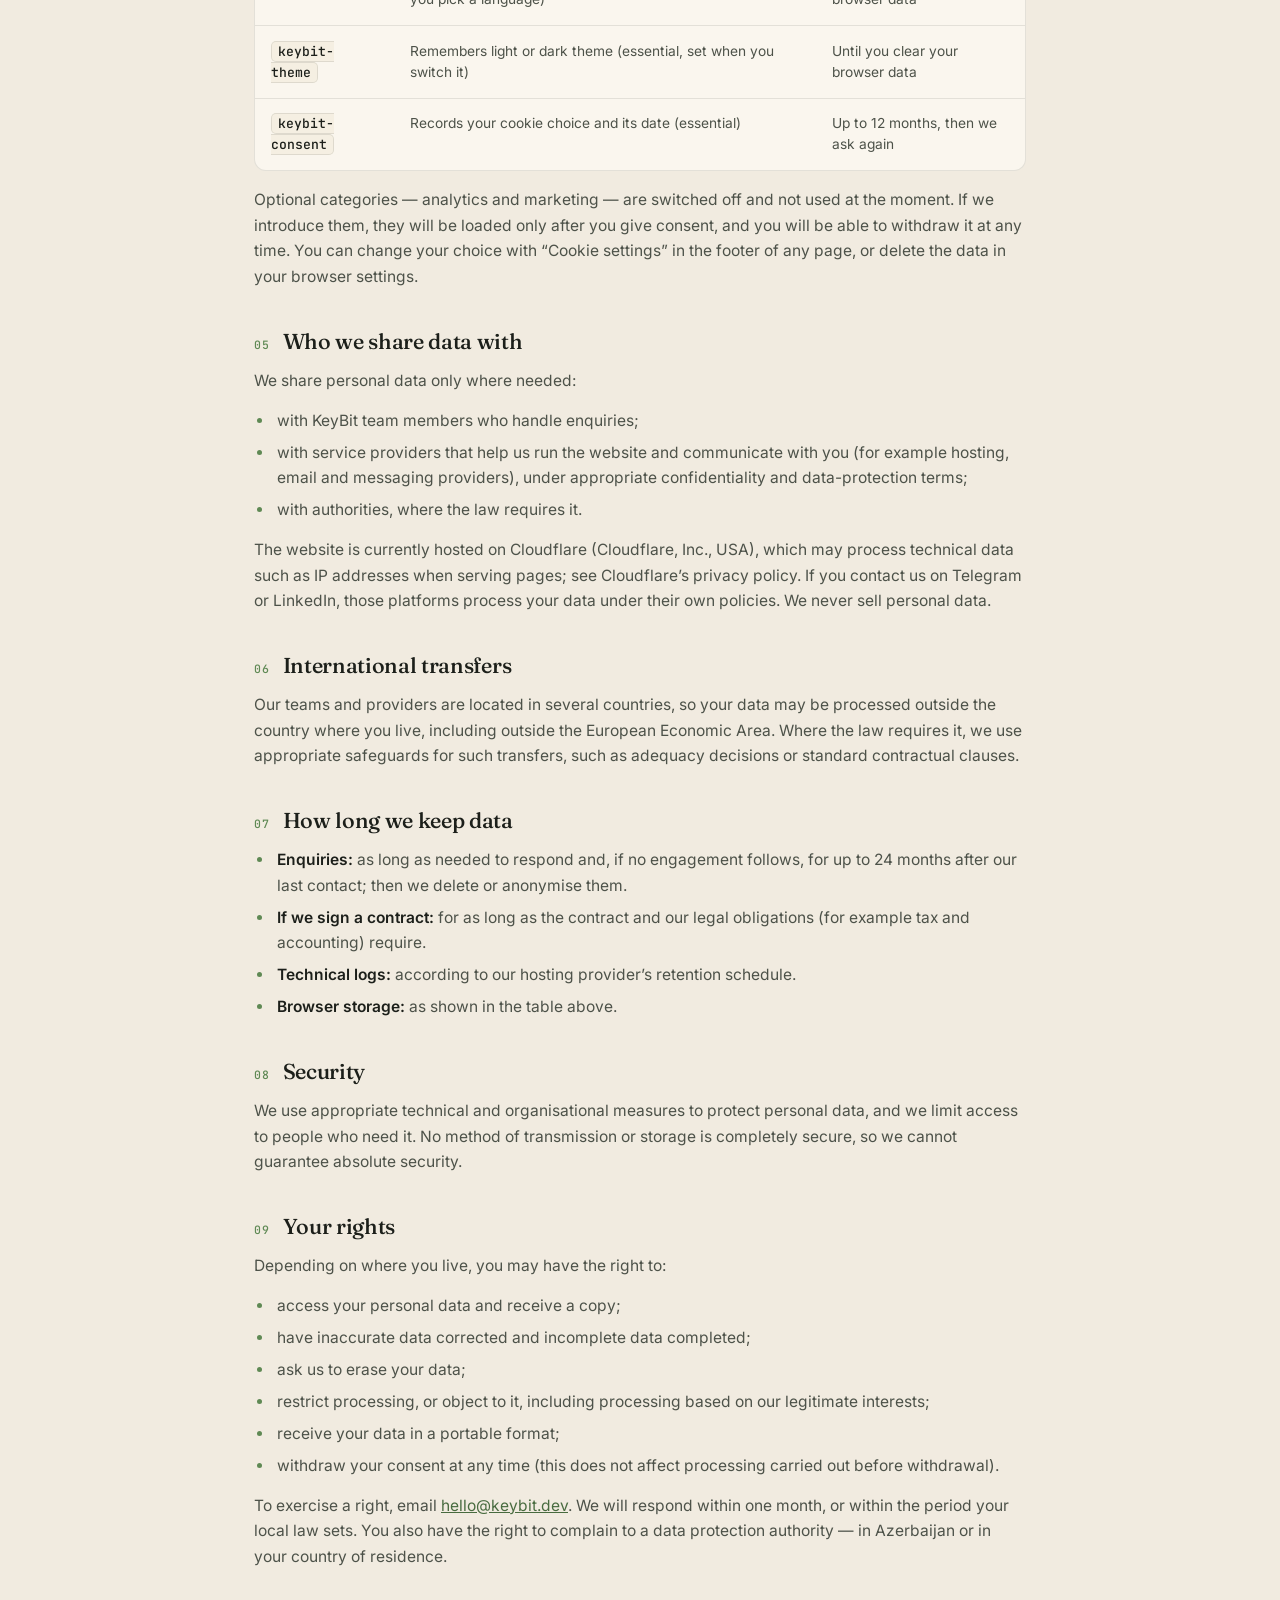
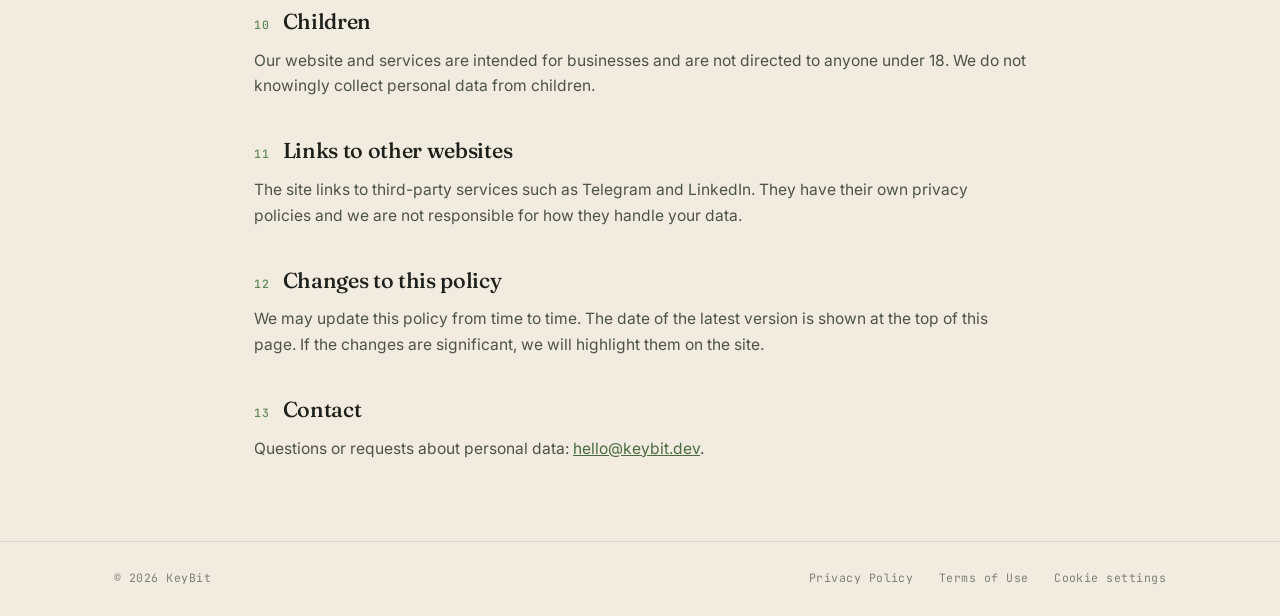
<file: privacy.html>
<!DOCTYPE html>
<html lang="en" data-theme="light">
<head>
<meta charset="UTF-8"/>
<meta name="viewport" content="width=device-width, initial-scale=1.0"/>
<title>Privacy &amp; Cookie Policy — KeyBit</title>
<meta name="description" content="How KeyBit handles personal data and cookies on keybit.dev."/>
<link rel="icon" type="image/svg+xml" href="data:image/svg+xml,%3Csvg xmlns='http://www.w3.org/2000/svg' viewBox='0 0 32 32'%3E%3Crect width='32' height='32' rx='7' fill='%231c1f1a'/%3E%3Cpolyline points='11,10 18,16 11,22' fill='none' stroke='%23faf6ee' stroke-width='3' stroke-linecap='round' stroke-linejoin='round'/%3E%3Ccircle cx='22.5' cy='22' r='2' fill='%237aa66c'/%3E%3C/svg%3E"/>
<meta name="theme-color" content="#7aa66c"/>
<meta http-equiv="Content-Security-Policy" content="default-src 'self'; script-src 'self' 'unsafe-inline'; style-src 'self' 'unsafe-inline'; img-src 'self' data:; font-src 'self'; connect-src 'self'; object-src 'none'; base-uri 'self'"/>
<meta name="referrer" content="strict-origin-when-cross-origin"/>
<link rel="stylesheet" href="assets/css/fonts.css"/>
<link rel="stylesheet" href="assets/css/legal.css"/>
<link rel="stylesheet" href="assets/css/consent.css"/>
<script>try{var t=localStorage.getItem('keybit-theme');if(t)document.documentElement.setAttribute('data-theme',t)}catch(e){}</script>
</head>
<body>

<header class="lg-nav">
  <div class="lg-nav-inner">
    <a href="index.html" class="logo" aria-label="KeyBit">
      <span class="logo-mark"><svg viewBox="0 0 32 32" xmlns="http://www.w3.org/2000/svg" aria-hidden="true"><rect class="lm-badge" width="32" height="32" rx="7"/><polyline class="lm-chevron" points="11,10 18,16 11,22"/><circle class="lm-dot" cx="22.5" cy="22" r="2"/></svg></span>
      <span class="logo-text">keybit</span>
    </a>
    <div class="lg-actions">
      <a href="index.html" class="lg-back" data-i18n="legal.back">← Back to site</a>
      <div class="lg-langs" role="group" aria-label="Language">
        <button type="button" data-lang="en" aria-pressed="true">EN</button>
        <button type="button" data-lang="ru" aria-pressed="false">RU</button>
        <button type="button" data-lang="az" aria-pressed="false">AZ</button>
      </div>
      <button type="button" class="theme-toggle" id="theme-toggle" aria-label="Toggle theme"><div class="toggle-knob"></div></button>
    </div>
  </div>
</header>

<main class="lg-main">
  <article id="lg-doc" data-doc="privacy"></article>
  <noscript><p class="lg-noscript">This page needs JavaScript to display the document. You can request a copy by email: hello@keybit.dev</p></noscript>
</main>

<footer class="lg-footer">
  <div class="lg-footer-inner">
    <span class="lg-copy">© 2026 KeyBit</span>
    <div class="footer-legal">
      <a href="privacy.html" data-i18n="footer.privacy">Privacy Policy</a>
      <a href="terms.html" data-i18n="footer.terms">Terms of Use</a>
      <button type="button" data-kb-open data-i18n="consent.settings">Cookie settings</button>
    </div>
  </div>
</footer>

<script src="config.js"></script>
<script src="translations.js"></script>
<script src="assets/js/legal-content.js"></script>
<script src="assets/js/legal.js"></script>
<script src="assets/js/consent.js"></script>
</body>
</html>
</file>
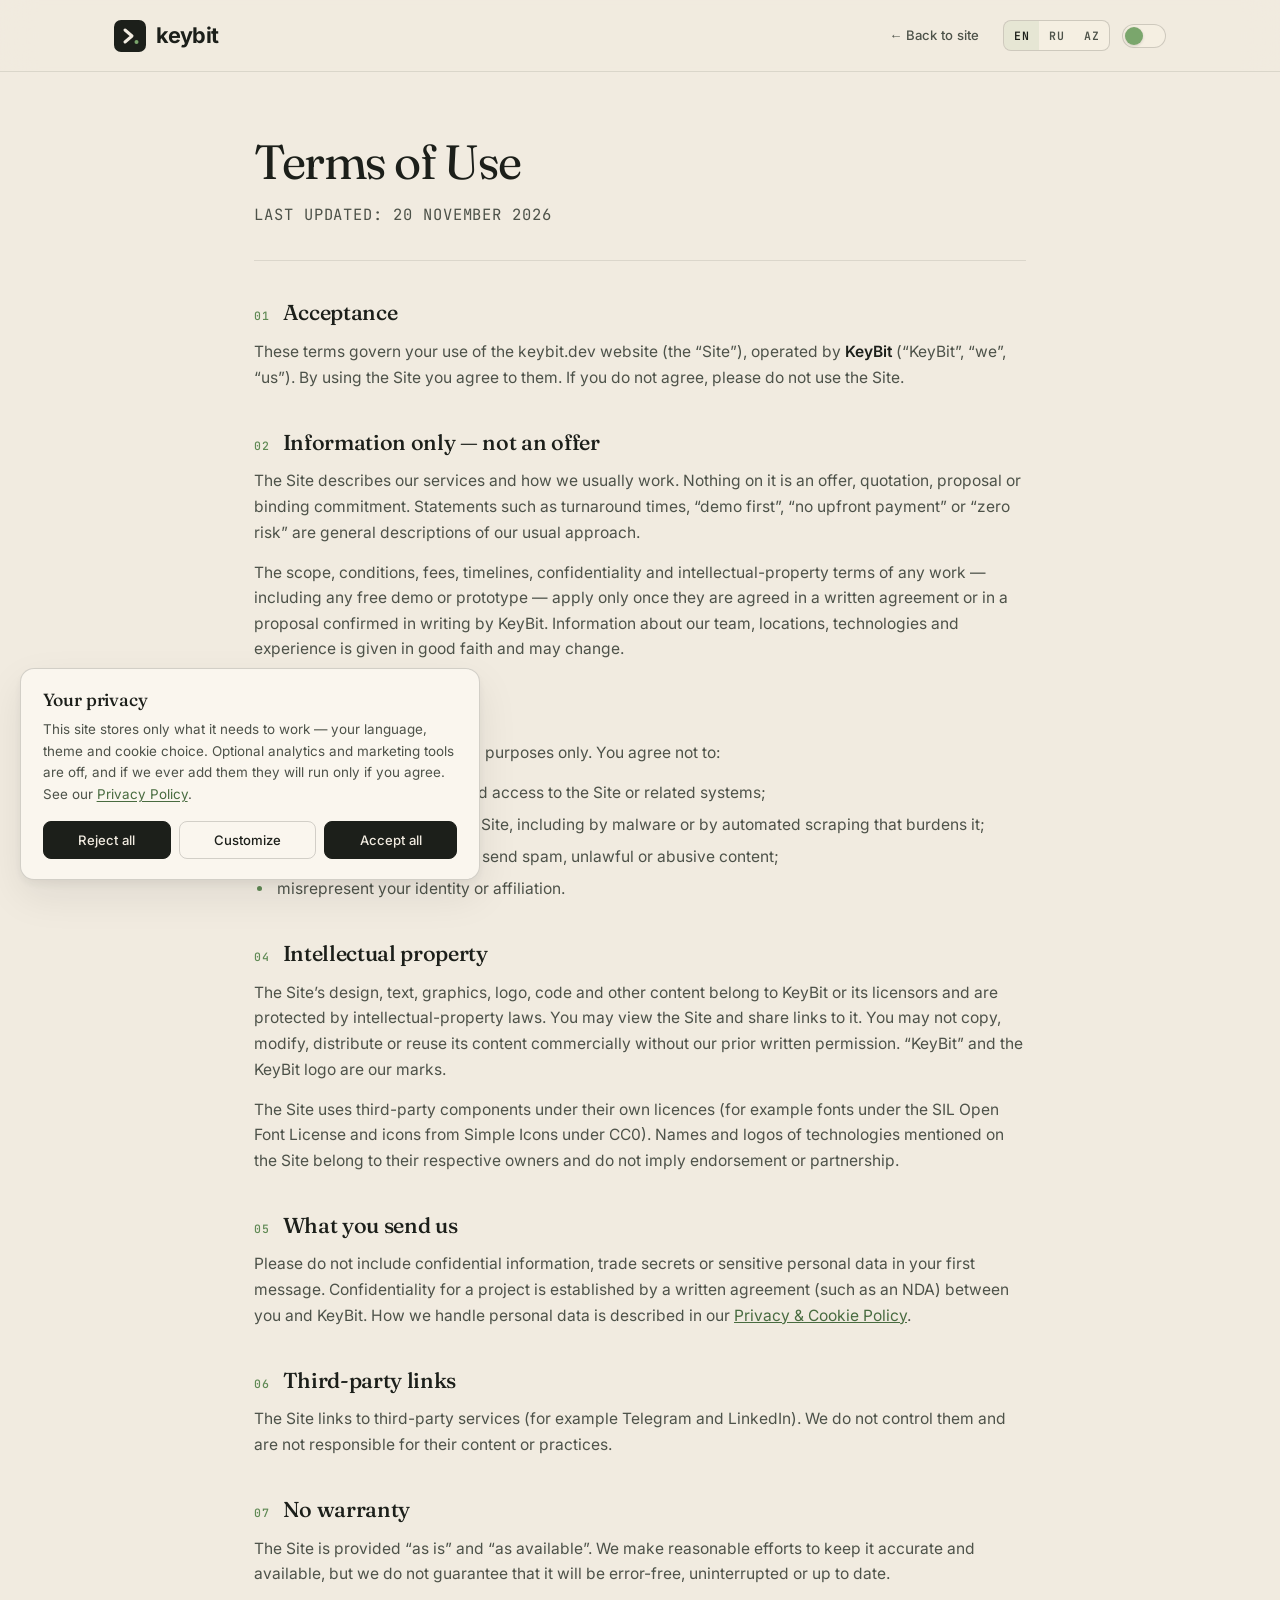
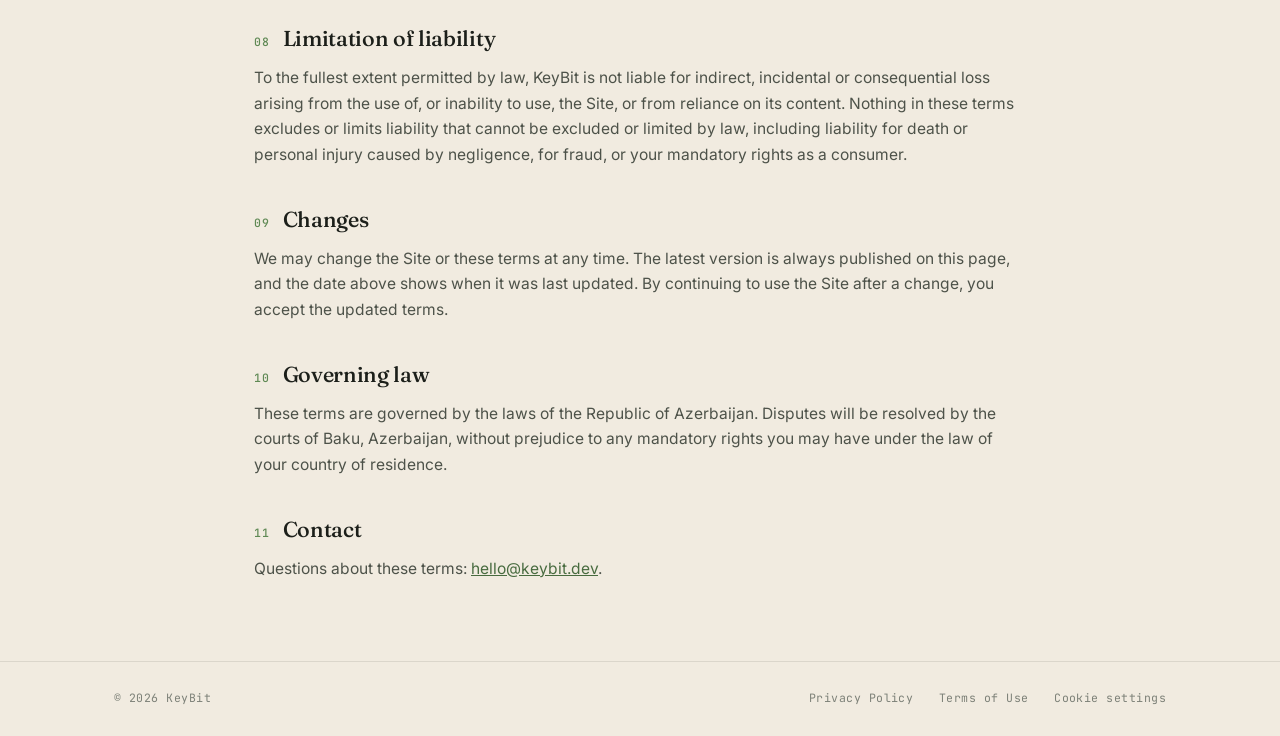
<file: terms.html>
<!DOCTYPE html>
<html lang="en" data-theme="light">
<head>
<meta charset="UTF-8"/>
<meta name="viewport" content="width=device-width, initial-scale=1.0"/>
<title>Terms of Use — KeyBit</title>
<meta name="description" content="Terms of use for the KeyBit website, keybit.dev."/>
<link rel="icon" type="image/svg+xml" href="data:image/svg+xml,%3Csvg xmlns='http://www.w3.org/2000/svg' viewBox='0 0 32 32'%3E%3Crect width='32' height='32' rx='7' fill='%231c1f1a'/%3E%3Cpolyline points='11,10 18,16 11,22' fill='none' stroke='%23faf6ee' stroke-width='3' stroke-linecap='round' stroke-linejoin='round'/%3E%3Ccircle cx='22.5' cy='22' r='2' fill='%237aa66c'/%3E%3C/svg%3E"/>
<meta name="theme-color" content="#7aa66c"/>
<meta http-equiv="Content-Security-Policy" content="default-src 'self'; script-src 'self' 'unsafe-inline'; style-src 'self' 'unsafe-inline'; img-src 'self' data:; font-src 'self'; connect-src 'self'; object-src 'none'; base-uri 'self'"/>
<meta name="referrer" content="strict-origin-when-cross-origin"/>
<link rel="stylesheet" href="assets/css/fonts.css"/>
<link rel="stylesheet" href="assets/css/legal.css"/>
<link rel="stylesheet" href="assets/css/consent.css"/>
<script>try{var t=localStorage.getItem('keybit-theme');if(t)document.documentElement.setAttribute('data-theme',t)}catch(e){}</script>
</head>
<body>

<header class="lg-nav">
  <div class="lg-nav-inner">
    <a href="index.html" class="logo" aria-label="KeyBit">
      <span class="logo-mark"><svg viewBox="0 0 32 32" xmlns="http://www.w3.org/2000/svg" aria-hidden="true"><rect class="lm-badge" width="32" height="32" rx="7"/><polyline class="lm-chevron" points="11,10 18,16 11,22"/><circle class="lm-dot" cx="22.5" cy="22" r="2"/></svg></span>
      <span class="logo-text">keybit</span>
    </a>
    <div class="lg-actions">
      <a href="index.html" class="lg-back" data-i18n="legal.back">← Back to site</a>
      <div class="lg-langs" role="group" aria-label="Language">
        <button type="button" data-lang="en" aria-pressed="true">EN</button>
        <button type="button" data-lang="ru" aria-pressed="false">RU</button>
        <button type="button" data-lang="az" aria-pressed="false">AZ</button>
      </div>
      <button type="button" class="theme-toggle" id="theme-toggle" aria-label="Toggle theme"><div class="toggle-knob"></div></button>
    </div>
  </div>
</header>

<main class="lg-main">
  <article id="lg-doc" data-doc="terms"></article>
  <noscript><p class="lg-noscript">This page needs JavaScript to display the document. You can request a copy by email: hello@keybit.dev</p></noscript>
</main>

<footer class="lg-footer">
  <div class="lg-footer-inner">
    <span class="lg-copy">© 2026 KeyBit</span>
    <div class="footer-legal">
      <a href="privacy.html" data-i18n="footer.privacy">Privacy Policy</a>
      <a href="terms.html" data-i18n="footer.terms">Terms of Use</a>
      <button type="button" data-kb-open data-i18n="consent.settings">Cookie settings</button>
    </div>
  </div>
</footer>

<script src="config.js"></script>
<script src="translations.js"></script>
<script src="assets/js/legal-content.js"></script>
<script src="assets/js/legal.js"></script>
<script src="assets/js/consent.js"></script>
</body>
</html>
</file>
<file: assets/css/fonts.css>
/* Self-hosted fonts (no requests to Google). Licenses: SIL OFL 1.1 — Inter, JetBrains Mono, Fraunces.
   Variable fonts from the @fontsource-variable packages. */

/* Inter latin */
@font-face{font-family:'Inter';font-style:normal;font-weight:100 900;font-display:swap;src:url(../fonts/inter-latin-wght-normal.woff2) format('woff2');unicode-range:U+0000-00FF,U+0131,U+0152-0153,U+02BB-02BC,U+02C6,U+02DA,U+02DC,U+0304,U+0308,U+0329,U+2000-206F,U+20AC,U+2122,U+2191,U+2193,U+2212,U+2215,U+FEFF,U+FFFD}
/* Inter latin-ext */
@font-face{font-family:'Inter';font-style:normal;font-weight:100 900;font-display:swap;src:url(../fonts/inter-latin-ext-wght-normal.woff2) format('woff2');unicode-range:U+0100-02BA,U+02BD-02C5,U+02C7-02CC,U+02CE-02D7,U+02DD-02FF,U+0304,U+0308,U+0329,U+1D00-1DBF,U+1E00-1E9F,U+1EF2-1EFF,U+2020,U+20A0-20AB,U+20AD-20C0,U+2113,U+2C60-2C7F,U+A720-A7FF}
/* Inter cyrillic */
@font-face{font-family:'Inter';font-style:normal;font-weight:100 900;font-display:swap;src:url(../fonts/inter-cyrillic-wght-normal.woff2) format('woff2');unicode-range:U+0301,U+0400-045F,U+0490-0491,U+04B0-04B1,U+2116}
/* JetBrains Mono latin */
@font-face{font-family:'JetBrains Mono';font-style:normal;font-weight:100 900;font-display:swap;src:url(../fonts/jetbrains-mono-latin-wght-normal.woff2) format('woff2');unicode-range:U+0000-00FF,U+0131,U+0152-0153,U+02BB-02BC,U+02C6,U+02DA,U+02DC,U+0304,U+0308,U+0329,U+2000-206F,U+20AC,U+2122,U+2191,U+2193,U+2212,U+2215,U+FEFF,U+FFFD}
/* JetBrains Mono latin-ext */
@font-face{font-family:'JetBrains Mono';font-style:normal;font-weight:100 900;font-display:swap;src:url(../fonts/jetbrains-mono-latin-ext-wght-normal.woff2) format('woff2');unicode-range:U+0100-02BA,U+02BD-02C5,U+02C7-02CC,U+02CE-02D7,U+02DD-02FF,U+0304,U+0308,U+0329,U+1D00-1DBF,U+1E00-1E9F,U+1EF2-1EFF,U+2020,U+20A0-20AB,U+20AD-20C0,U+2113,U+2C60-2C7F,U+A720-A7FF}
/* JetBrains Mono cyrillic */
@font-face{font-family:'JetBrains Mono';font-style:normal;font-weight:100 900;font-display:swap;src:url(../fonts/jetbrains-mono-cyrillic-wght-normal.woff2) format('woff2');unicode-range:U+0301,U+0400-045F,U+0490-0491,U+04B0-04B1,U+2116}
/* Fraunces latin */
@font-face{font-family:'Fraunces';font-style:normal;font-weight:100 900;font-display:swap;src:url(../fonts/fraunces-latin-opsz-normal.woff2) format('woff2');unicode-range:U+0000-00FF,U+0131,U+0152-0153,U+02BB-02BC,U+02C6,U+02DA,U+02DC,U+0304,U+0308,U+0329,U+2000-206F,U+20AC,U+2122,U+2191,U+2193,U+2212,U+2215,U+FEFF,U+FFFD}
/* Fraunces latin-ext */
@font-face{font-family:'Fraunces';font-style:normal;font-weight:100 900;font-display:swap;src:url(../fonts/fraunces-latin-ext-opsz-normal.woff2) format('woff2');unicode-range:U+0100-02BA,U+02BD-02C5,U+02C7-02CC,U+02CE-02D7,U+02DD-02FF,U+0304,U+0308,U+0329,U+1D00-1DBF,U+1E00-1E9F,U+1EF2-1EFF,U+2020,U+20A0-20AB,U+20AD-20C0,U+2113,U+2C60-2C7F,U+A720-A7FF}
</file>
<file: assets/css/icons.css>
/* Self-hosted tech icons from simple-icons (CC0 1.0) — no requests to cdn.simpleicons.org.
   Used as CSS masks: <span class="tp-ico i-react"></span> */
.tp-ico{-webkit-mask-image:var(--i);mask-image:var(--i)}
.i-amazonaws{--i:url("data:image/svg+xml,%3Csvg role='img' viewBox='0 0 24 24' xmlns='http://www.w3.org/2000/svg'%3E%3Cpath d='M6.763 10.036c0 .296.032.535.088.71.064.176.144.368.256.576.04.063.056.127.056.183 0 .08-.048.16-.152.24l-.503.335a.383.383 0 0 1-.208.072c-.08 0-.16-.04-.239-.112a2.47 2.47 0 0 1-.287-.375 6.18 6.18 0 0 1-.248-.471c-.622.734-1.405 1.101-2.347 1.101-.67 0-1.205-.191-1.596-.574-.391-.384-.59-.894-.59-1.533 0-.678.239-1.23.726-1.644.487-.415 1.133-.623 1.955-.623.272 0 .551.024.846.064.296.04.6.104.918.176v-.583c0-.607-.127-1.03-.375-1.277-.255-.248-.686-.367-1.3-.367-.28 0-.568.031-.863.103-.295.072-.583.16-.862.272a2.287 2.287 0 0 1-.28.104.488.488 0 0 1-.127.023c-.112 0-.168-.08-.168-.247v-.391c0-.128.016-.224.056-.28a.597.597 0 0 1 .224-.167c.279-.144.614-.264 1.005-.36a4.84 4.84 0 0 1 1.246-.151c.95 0 1.644.216 2.091.647.439.43.662 1.085.662 1.963v2.586zm-3.24 1.214c.263 0 .534-.048.822-.144.287-.096.543-.271.758-.51.128-.152.224-.32.272-.512.047-.191.08-.423.08-.694v-.335a6.66 6.66 0 0 0-.735-.136 6.02 6.02 0 0 0-.75-.048c-.535 0-.926.104-1.19.32-.263.215-.39.518-.39.917 0 .375.095.655.295.846.191.2.47.296.838.296zm6.41.862c-.144 0-.24-.024-.304-.08-.064-.048-.12-.16-.168-.311L7.586 5.55a1.398 1.398 0 0 1-.072-.32c0-.128.064-.2.191-.2h.783c.151 0 .255.025.31.08.065.048.113.16.16.312l1.342 5.284 1.245-5.284c.04-.16.088-.264.151-.312a.549.549 0 0 1 .32-.08h.638c.152 0 .256.025.32.08.063.048.12.16.151.312l1.261 5.348 1.381-5.348c.048-.16.104-.264.16-.312a.52.52 0 0 1 .311-.08h.743c.127 0 .2.065.2.2 0 .04-.009.08-.017.128a1.137 1.137 0 0 1-.056.2l-1.923 6.17c-.048.16-.104.263-.168.311a.51.51 0 0 1-.303.08h-.687c-.151 0-.255-.024-.32-.08-.063-.056-.119-.16-.15-.32l-1.238-5.148-1.23 5.14c-.04.16-.087.264-.15.32-.065.056-.177.08-.32.08zm10.256.215c-.415 0-.83-.048-1.229-.143-.399-.096-.71-.2-.918-.32-.128-.071-.215-.151-.247-.223a.563.563 0 0 1-.048-.224v-.407c0-.167.064-.247.183-.247.048 0 .096.008.144.024.048.016.12.048.2.08.271.12.566.215.878.279.319.064.63.096.95.096.502 0 .894-.088 1.165-.264a.86.86 0 0 0 .415-.758.777.777 0 0 0-.215-.559c-.144-.151-.416-.287-.807-.415l-1.157-.36c-.583-.183-1.014-.454-1.277-.813a1.902 1.902 0 0 1-.4-1.158c0-.335.073-.63.216-.886.144-.255.335-.479.575-.654.24-.184.51-.32.83-.415.32-.096.655-.136 1.006-.136.175 0 .359.008.535.032.183.024.35.056.518.088.16.04.312.08.455.127.144.048.256.096.336.144a.69.69 0 0 1 .24.2.43.43 0 0 1 .071.263v.375c0 .168-.064.256-.184.256a.83.83 0 0 1-.303-.096 3.652 3.652 0 0 0-1.532-.311c-.455 0-.815.071-1.062.223-.248.152-.375.383-.375.71 0 .224.08.416.24.567.159.152.454.304.877.44l1.134.358c.574.184.99.44 1.237.767.247.327.367.702.367 1.117 0 .343-.072.655-.207.926-.144.272-.336.511-.583.703-.248.2-.543.343-.886.447-.36.111-.734.167-1.142.167zM21.698 16.207c-2.626 1.94-6.442 2.969-9.722 2.969-4.598 0-8.74-1.7-11.87-4.526-.247-.223-.024-.527.272-.351 3.384 1.963 7.559 3.153 11.877 3.153 2.914 0 6.114-.607 9.06-1.852.439-.2.814.287.383.607zM22.792 14.961c-.336-.43-2.22-.207-3.074-.103-.255.032-.295-.192-.063-.36 1.5-1.053 3.967-.75 4.254-.399.287.36-.08 2.826-1.485 4.007-.215.184-.423.088-.327-.151.32-.79 1.03-2.57.695-2.994z'/%3E%3C/svg%3E")}
.i-angular{--i:url("data:image/svg+xml,%3Csvg role='img' viewBox='0 0 24 24' xmlns='http://www.w3.org/2000/svg'%3E%3Cpath d='M16.712 17.711H7.288l-1.204 2.916L12 24l5.916-3.373-1.204-2.916ZM14.692 0l7.832 16.855.814-12.856L14.692 0ZM9.308 0 .662 3.999l.814 12.856L9.308 0Zm-.405 13.93h6.198L12 6.396 8.903 13.93Z'/%3E%3C/svg%3E")}
.i-apachecassandra{--i:url("data:image/svg+xml,%3Csvg role='img' viewBox='0 0 24 24' xmlns='http://www.w3.org/2000/svg'%3E%3Cpath d='M10.374 10.53a3.102 3.102 0 0 1-.428-.222l.555.143c0 .02-.01.036-.01.055l-.117.025zm-.283 1.506-.315.253.852-1.079-1.078.391c.002.017.009.033.009.05a.57.57 0 0 1-.184.42c.102.217.228.424.375.616a3.2 3.2 0 0 1 .34-.651zm.717-2.347-.652-.82a.427.427 0 0 1-.506.162c-.054.073-.083.162-.13.24l1.258.463c.011-.015.019-.031.03-.045zm-1.666.444c-.07.314-.087.637-.05.956a.566.566 0 0 1 .451.475l.946-.606c-.067-.022-.126-.06-.191-.088l-1.119-.08.64-.14a3.186 3.186 0 0 1-.668-.554l-.01.037zM20.1 11.648c-.164.202.833 1.022.833 1.022s-1.654-1.022-2.234-.72c-.278.144.574.811 1.175 1.242-.428-.274-.982-.571-1.175-.408-.328.277 1.565 2.549 1.565 2.549s-2.145-2.322-2.36-2.209c-.214.114.593 1.224.593 1.224s-1.06-1.16-1.35-.959c-.29.202 1.514 3.218 1.514 3.218s-1.956-3.091-2.763-2.574c1.268 2.782.795 3.18.795 3.18s-.162-2.839-1.742-2.764c-.795.038.379 2.12.379 2.12s-1.08-1.902-1.8-1.864c1.326 2.51.854 3.53.854 3.53s.219-2.143-1.58-3.336c.682.606-.427 3.336-.427 3.336s.976-4.023-.719-3.256c-.268.121-.019 2.007-.019 2.007s-.34-2.158-.851-2.045c-.298.066-1.893 2.99-1.893 2.99s1.306-3.16.908-3.027c-.29.096-.833 1.4-.833 1.4s.265-1.287 0-1.363c-.264-.075-1.74 1.363-1.74 1.363s1.097-1.287.908-1.552c-.287-.402-.623-.42-1.022-.265-.581.226-1.363 1.287-1.363 1.287s.78-1.074.643-1.476c-.219-.647-2.46 1.249-2.46 1.249s1.325-1.25 1.022-1.514c-.303-.265-1.947-.183-2.46-.185-1.515-.004-2.039-.36-2.498-.724 1.987.997 3.803-.151 6.094.494l.21.06c-1.3-.558-2.144-1.378-2.226-2.354-.036-.416.074-.827.297-1.222.619-.4 1.29-.773 2.06-1.095a4 4 0 0 0-.064.698c0 2.44 2.203 4.417 4.92 4.417s4.92-1.977 4.92-4.417c0-.45-.083-.881-.223-1.29 1.431.404 2.45.968 3.132 1.335.022.092.045.184.053.279.024.274-.018.547-.11.814.095-.147.198-.288.28-.445.367-.997 1.855.227 1.855.227s-1.085-.454-1.06-.24c.026.215 1.628.96 1.628.96s-1.45-.455-1.362-.114c.088.34 1.817 1.703 1.817 1.703s-1.956-1.489-2.12-1.287zm-7.268 2.65.042-.008-.06.01zM9.256 9.753c.12.13.26.234.396.343l.927-.029-1.064-.788c-.093.154-.195.303-.26.474Zm10.62 3.44c.3.215.54.373.54.373s-.24-.181-.54-.374zM7.507 8.617c-.14.229-.214.492-.215.76a3.99 3.99 0 0 0 2.358 3.64c0-.005.002-.01.003-.014a3.19 3.19 0 0 1-.58-.788c-.648.099-.926-.794-.336-1.08a3.174 3.174 0 0 1 .138-1.388 3.162 3.162 0 0 1-.52-1.36c-.296.07-.579.147-.848.23Zm1.488.82c.108-.24.243-.46.402-.661a.435.435 0 0 1 .568-.557c.077-.059.166-.099.248-.15a16.17 16.17 0 0 0-1.727.284c.114.388.272.76.509 1.084Zm2.285 3.928c1.4 0 2.633-.723 3.344-1.816a3.399 3.399 0 0 0-1.265-.539l-.297-.023.916.9-1.197-.467.704 1.078-1.074-.832-.012.006.347 1.278-.596-1.134-.098 1.33-.401-1.326-.472 1.261.114-1.359c-.006-.002-.01-.006-.015-.008l-.814 1.154.286-1.067c-.34.322-.605.713-.781 1.146.095.102.197.198.303.29.322.083.66.128 1.008.128zm10.145-4.434c.971-.567 1.716-1.955 1.716-1.955s-1.893 1.955-3.205 1.665c1.186-.934 1.766-2.549 1.766-2.549s-1.506 2.325-2.448 2.423c1.086-.959 1.54-2.322 1.54-2.322s-1.237 1.817-2.196 1.944c1.287-1.161 1.338-1.893 1.338-1.893s-1.781 2.302-2.499 1.943c.858-.934 1.439-2.12 1.439-2.12s-1.489 2.019-1.893 1.69c-.277-.05.454-.958.454-.958s-.908.807-1.16.606c.454-.278 1.236-1.64 1.236-1.64S16 7.505 15.621 7.304l.731-1.483s-.73 1.483-1.715 1.23c.454-.58.63-1.112.63-1.112s-.756 1.213-1.69.885c-.22-.077.273-.635.273-.635s-.626.61-1.055.534c-.43-.076.025-.858.025-.858s-.757 1.186-.908 1.136c-.152-.05.075-.833.075-.833s-.555.908-.858.858c-.302-.05 0-.934 0-.934s-.328.984-.58.909c-.252-.076-.303-.656-.303-.656s-.068.788-.429.858c-2.725.53-5.728 1.69-9.489 5.45C3.887 10.738 5.3 7.91 11.962 7.659c5.044-.191 7.399 2.137 8.177 2.17C22.51 9.93 24 7.633 24 7.633s-1.489 1.716-2.574 1.3zm-7.74.872-.608.464v.001l.054.003a3.35 3.35 0 0 0 .554-.468zm1.583-.426c0-.536-.237-.929-.594-1.217a3.178 3.178 0 0 1-.165.825.393.393 0 0 1-.328.681c-.154.233-.34.445-.549.63l.661.034-.995.237c-.025.018-.045.041-.07.058a3.194 3.194 0 0 1 1.536.691c.32-.574.504-1.235.504-1.94zM10.99 7.996a3.5 3.5 0 0 0-.785.46.427.427 0 0 1-.013.357l.885.643.023-.016-.36-1.262.627 1.12c.018-.006.04-.006.058-.011l-.02-1.251.398 1.163.477-1.15.016 1.268c.004.001.007.005.012.007l.713-1.005-.363 1.218.009.01 1.04-.69-.759 1.05.002.005.95-.34c.012-.016.028-.029.041-.045a.395.395 0 0 1 .394-.632 3.43 3.43 0 0 0 .27-.784 13.99 13.99 0 0 0-2.798-.168c-.286.011-.55.033-.817.053Z'/%3E%3C/svg%3E")}
.i-apachekafka{--i:url("data:image/svg+xml,%3Csvg role='img' viewBox='0 0 24 24' xmlns='http://www.w3.org/2000/svg'%3E%3Cpath d='M9.71 2.136a1.43 1.43 0 0 0-2.047 0h-.007a1.48 1.48 0 0 0-.421 1.042c0 .41.161.777.422 1.039l.007.007c.257.264.616.426 1.019.426.404 0 .766-.162 1.027-.426l.003-.007c.261-.262.421-.629.421-1.039 0-.408-.159-.777-.421-1.042H9.71zM8.683 22.295c.404 0 .766-.167 1.027-.429l.003-.008c.261-.261.421-.631.421-1.036 0-.41-.159-.778-.421-1.044H9.71a1.42 1.42 0 0 0-1.027-.432 1.4 1.4 0 0 0-1.02.432h-.007c-.26.266-.422.634-.422 1.044 0 .406.161.775.422 1.036l.007.008c.258.262.617.429 1.02.429zm7.89-4.462c.359-.096.683-.33.882-.684l.027-.052a1.47 1.47 0 0 0 .114-1.067 1.454 1.454 0 0 0-.675-.896l-.021-.014a1.425 1.425 0 0 0-1.078-.132c-.36.091-.684.335-.881.686-.2.349-.241.75-.146 1.119.099.363.33.691.675.896h.002c.346.203.737.239 1.101.144zm-6.405-7.342a2.083 2.083 0 0 0-1.485-.627c-.58 0-1.103.242-1.482.627-.378.385-.612.916-.612 1.507s.233 1.124.612 1.514a2.08 2.08 0 0 0 2.967 0c.379-.39.612-.923.612-1.514s-.233-1.122-.612-1.507zm-.835-2.51c.843.141 1.6.552 2.178 1.144h.004c.092.093.182.196.265.299l1.446-.851a3.176 3.176 0 0 1-.047-1.808 3.149 3.149 0 0 1 1.456-1.926l.025-.016a3.062 3.062 0 0 1 2.345-.306c.77.21 1.465.721 1.898 1.482v.002c.431.757.518 1.626.313 2.408a3.145 3.145 0 0 1-1.456 1.928l-.198.118h-.02a3.095 3.095 0 0 1-2.154.201 3.127 3.127 0 0 1-1.514-.944l-1.444.848a4.162 4.162 0 0 1 0 2.879l1.444.846c.413-.47.939-.789 1.514-.944a3.041 3.041 0 0 1 2.371.319l.048.023v.002a3.17 3.17 0 0 1 1.408 1.906 3.215 3.215 0 0 1-.313 2.405l-.026.053-.003-.005a3.147 3.147 0 0 1-1.867 1.436 3.096 3.096 0 0 1-2.371-.318v-.006a3.156 3.156 0 0 1-1.456-1.927 3.175 3.175 0 0 1 .047-1.805l-1.446-.848a3.905 3.905 0 0 1-.265.294l-.004.005a3.938 3.938 0 0 1-2.178 1.138v1.699a3.09 3.09 0 0 1 1.56.862l.002.004c.565.572.914 1.368.914 2.243 0 .873-.35 1.664-.914 2.239l-.002.009a3.1 3.1 0 0 1-2.21.931 3.1 3.1 0 0 1-2.206-.93h-.002v-.009a3.186 3.186 0 0 1-.916-2.239c0-.875.35-1.672.916-2.243v-.004h.002a3.1 3.1 0 0 1 1.558-.862v-1.699a3.926 3.926 0 0 1-2.176-1.138l-.006-.005a4.098 4.098 0 0 1-1.173-2.874c0-1.122.452-2.136 1.173-2.872h.006a3.947 3.947 0 0 1 2.176-1.144V6.289a3.137 3.137 0 0 1-1.558-.864h-.002v-.004a3.192 3.192 0 0 1-.916-2.243c0-.871.35-1.669.916-2.243l.002-.002A3.084 3.084 0 0 1 8.683 0c.861 0 1.641.355 2.21.932v.002h.002c.565.574.914 1.372.914 2.243 0 .876-.35 1.667-.914 2.243l-.002.005a3.142 3.142 0 0 1-1.56.864v1.692zm8.121-1.129l-.012-.019a1.452 1.452 0 0 0-.87-.668 1.43 1.43 0 0 0-1.103.146h.002c-.347.2-.58.529-.677.896-.095.365-.054.768.146 1.119l.007.009c.2.347.519.579.874.673.357.103.755.059 1.098-.144l.019-.009a1.47 1.47 0 0 0 .657-.885 1.493 1.493 0 0 0-.141-1.118'/%3E%3C/svg%3E")}
.i-clickhouse{--i:url("data:image/svg+xml,%3Csvg role='img' viewBox='0 0 24 24' xmlns='http://www.w3.org/2000/svg'%3E%3Cpath d='M21.333 10H24v4h-2.667ZM16 1.335h2.667v21.33H16Zm-5.333 0h2.666v21.33h-2.666ZM0 22.665V1.335h2.667v21.33zm5.333-21.33H8v21.33H5.333Z'/%3E%3C/svg%3E")}
.i-csharp{--i:url("data:image/svg+xml,%3Csvg role='img' viewBox='0 0 24 24' xmlns='http://www.w3.org/2000/svg'%3E%3Cpath d='M1.194 7.543v8.913c0 1.103.588 2.122 1.544 2.674l7.718 4.456a3.086 3.086 0 0 0 3.088 0l7.718-4.456a3.087 3.087 0 0 0 1.544-2.674V7.543a3.084 3.084 0 0 0-1.544-2.673L13.544.414a3.086 3.086 0 0 0-3.088 0L2.738 4.87a3.085 3.085 0 0 0-1.544 2.673Zm5.403 2.914v3.087a.77.77 0 0 0 .772.772.773.773 0 0 0 .772-.772.773.773 0 0 1 1.317-.546.775.775 0 0 1 .226.546 2.314 2.314 0 1 1-4.631 0v-3.087c0-.615.244-1.203.679-1.637a2.312 2.312 0 0 1 3.274 0c.434.434.678 1.023.678 1.637a.769.769 0 0 1-.226.545.767.767 0 0 1-1.091 0 .77.77 0 0 1-.226-.545.77.77 0 0 0-.772-.772.771.771 0 0 0-.772.772Zm12.35 3.087a.77.77 0 0 1-.772.772h-.772v.772a.773.773 0 0 1-1.544 0v-.772h-1.544v.772a.773.773 0 0 1-1.317.546.775.775 0 0 1-.226-.546v-.772H12a.771.771 0 1 1 0-1.544h.772v-1.543H12a.77.77 0 1 1 0-1.544h.772v-.772a.773.773 0 0 1 1.317-.546.775.775 0 0 1 .226.546v.772h1.544v-.772a.773.773 0 0 1 1.544 0v.772h.772a.772.772 0 0 1 0 1.544h-.772v1.543h.772a.776.776 0 0 1 .772.772Zm-3.088-2.315h-1.544v1.543h1.544v-1.543Z'/%3E%3C/svg%3E")}
.i-dart{--i:url("data:image/svg+xml,%3Csvg role='img' viewBox='0 0 24 24' xmlns='http://www.w3.org/2000/svg'%3E%3Cpath d='M4.105 4.105S9.158 1.58 11.684.316a3.079 3.079 0 0 1 1.481-.315c.766.047 1.677.788 1.677.788L24 9.948v9.789h-4.263V24H9.789l-9-9C.303 14.5 0 13.795 0 13.105c0-.319.18-.818.316-1.105l3.789-7.895zm.679.679v11.787c.002.543.021 1.024.498 1.508L10.204 23h8.533v-4.263L4.784 4.784zm12.055-.678c-.899-.896-1.809-1.78-2.74-2.643-.302-.267-.567-.468-1.07-.462-.37.014-.87.195-.87.195L6.341 4.105l10.498.001z'/%3E%3C/svg%3E")}
.i-django{--i:url("data:image/svg+xml,%3Csvg role='img' viewBox='0 0 24 24' xmlns='http://www.w3.org/2000/svg'%3E%3Cpath d='M11.146 0h3.924v18.166c-2.013.382-3.491.535-5.096.535-4.791 0-7.288-2.166-7.288-6.32 0-4.002 2.65-6.6 6.753-6.6.637 0 1.121.05 1.707.203zm0 9.143a3.894 3.894 0 00-1.325-.204c-1.988 0-3.134 1.223-3.134 3.365 0 2.09 1.096 3.236 3.109 3.236.433 0 .79-.025 1.35-.102V9.142zM21.314 6.06v9.098c0 3.134-.229 4.638-.917 5.937-.637 1.249-1.478 2.039-3.211 2.905l-3.644-1.733c1.733-.815 2.574-1.53 3.109-2.625.561-1.121.739-2.421.739-5.835V6.059h3.924zM17.39.021h3.924v4.026H17.39z'/%3E%3C/svg%3E")}
.i-docker{--i:url("data:image/svg+xml,%3Csvg role='img' viewBox='0 0 24 24' xmlns='http://www.w3.org/2000/svg'%3E%3Cpath d='M13.983 11.078h2.119a.186.186 0 00.186-.185V9.006a.186.186 0 00-.186-.186h-2.119a.185.185 0 00-.185.185v1.888c0 .102.083.185.185.185m-2.954-5.43h2.118a.186.186 0 00.186-.186V3.574a.186.186 0 00-.186-.185h-2.118a.185.185 0 00-.185.185v1.888c0 .102.082.185.185.185m0 2.716h2.118a.187.187 0 00.186-.186V6.29a.186.186 0 00-.186-.185h-2.118a.185.185 0 00-.185.185v1.887c0 .102.082.185.185.186m-2.93 0h2.12a.186.186 0 00.184-.186V6.29a.185.185 0 00-.185-.185H8.1a.185.185 0 00-.185.185v1.887c0 .102.083.185.185.186m-2.964 0h2.119a.186.186 0 00.185-.186V6.29a.185.185 0 00-.185-.185H5.136a.186.186 0 00-.186.185v1.887c0 .102.084.185.186.186m5.893 2.715h2.118a.186.186 0 00.186-.185V9.006a.186.186 0 00-.186-.186h-2.118a.185.185 0 00-.185.185v1.888c0 .102.082.185.185.185m-2.93 0h2.12a.185.185 0 00.184-.185V9.006a.185.185 0 00-.184-.186h-2.12a.185.185 0 00-.184.185v1.888c0 .102.083.185.185.185m-2.964 0h2.119a.185.185 0 00.185-.185V9.006a.185.185 0 00-.184-.186h-2.12a.186.186 0 00-.186.186v1.887c0 .102.084.185.186.185m-2.92 0h2.12a.185.185 0 00.184-.185V9.006a.185.185 0 00-.184-.186h-2.12a.185.185 0 00-.184.185v1.888c0 .102.082.185.185.185M23.763 9.89c-.065-.051-.672-.51-1.954-.51-.338.001-.676.03-1.01.087-.248-1.7-1.653-2.53-1.716-2.566l-.344-.199-.226.327c-.284.438-.49.922-.612 1.43-.23.97-.09 1.882.403 2.661-.595.332-1.55.413-1.744.42H.751a.751.751 0 00-.75.748 11.376 11.376 0 00.692 4.062c.545 1.428 1.355 2.48 2.41 3.124 1.18.723 3.1 1.137 5.275 1.137.983.003 1.963-.086 2.93-.266a12.248 12.248 0 003.823-1.389c.98-.567 1.86-1.288 2.61-2.136 1.252-1.418 1.998-2.997 2.553-4.4h.221c1.372 0 2.215-.549 2.68-1.009.309-.293.55-.65.707-1.046l.098-.288Z'/%3E%3C/svg%3E")}
.i-dotnet{--i:url("data:image/svg+xml,%3Csvg role='img' viewBox='0 0 24 24' xmlns='http://www.w3.org/2000/svg'%3E%3Cpath d='M24 8.77h-2.468v7.565h-1.425V8.77h-2.462V7.53H24zm-6.852 7.565h-4.821V7.53h4.63v1.24h-3.205v2.494h2.953v1.234h-2.953v2.604h3.396zm-6.708 0H8.882L4.78 9.863a2.896 2.896 0 0 1-.258-.51h-.036c.032.189.048.592.048 1.21v5.772H3.157V7.53h1.659l3.965 6.32c.167.261.275.442.323.54h.024c-.04-.233-.06-.629-.06-1.185V7.529h1.372zm-8.703-.693a.868.829 0 0 1-.869.829.868.829 0 0 1-.868-.83.868.829 0 0 1 .868-.828.868.829 0 0 1 .869.829Z'/%3E%3C/svg%3E")}
.i-elasticsearch{--i:url("data:image/svg+xml,%3Csvg role='img' viewBox='0 0 24 24' xmlns='http://www.w3.org/2000/svg'%3E%3Cpath d='M13.394 0C8.683 0 4.609 2.716 2.644 6.667h15.641a4.77 4.77 0 0 0 3.073-1.11c.446-.375.864-.785 1.247-1.243l.001-.002A11.974 11.974 0 0 0 13.394 0zM1.804 8.889a12.009 12.009 0 0 0 0 6.222h14.7a3.111 3.111 0 1 0 0-6.222zm.84 8.444C4.61 21.283 8.684 24 13.395 24c3.701 0 7.011-1.677 9.212-4.312l-.001-.002a9.958 9.958 0 0 0-1.247-1.243 4.77 4.77 0 0 0-3.073-1.11z'/%3E%3C/svg%3E")}
.i-expo{--i:url("data:image/svg+xml,%3Csvg role='img' viewBox='0 0 24 24' xmlns='http://www.w3.org/2000/svg'%3E%3Cpath d='M0 20.084c.043.53.23 1.063.718 1.778.58.849 1.576 1.315 2.303.567.49-.505 5.794-9.776 8.35-13.29a.761.761 0 011.248 0c2.556 3.514 7.86 12.785 8.35 13.29.727.748 1.723.282 2.303-.567.57-.835.728-1.42.728-2.046 0-.426-8.26-15.798-9.092-17.078-.8-1.23-1.044-1.498-2.397-1.542h-1.032c-1.353.044-1.597.311-2.398 1.542C8.267 3.991.33 18.758 0 19.77Z'/%3E%3C/svg%3E")}
.i-express{--i:url("data:image/svg+xml,%3Csvg role='img' viewBox='0 0 24 24' xmlns='http://www.w3.org/2000/svg'%3E%3Cpath d='M12.262 16.666h1.146l6.975-9.325H19.22zm9.778 1.441v.004l-4.334-5.706-.557.74 4.873 6.682H.945V4.173h9.505l5.026 6.7.574-.772-4.374-5.928h.003l-.719-.945H0v17.544h24zM10.917 8.705a3.8 3.8 0 0 0-1.292-1.183q-.796-.45-1.916-.45c-.746 0-1.37.14-1.906.424a3.76 3.76 0 0 0-1.31 1.12 4.9 4.9 0 0 0-.75 1.581 7.17 7.17 0 0 0 0 3.696c.148.567.402 1.101.75 1.573a3.5 3.5 0 0 0 1.31 1.066q.803.39 1.906.389 1.77 0 2.739-.868.966-.867 1.328-2.457h-1.139q-.271 1.084-.977 1.734-.704.651-1.952.65-.812 0-1.392-.342a3.1 3.1 0 0 1-.957-.869 3.5 3.5 0 0 1-.551-1.182 5 5 0 0 1-.17-1.133 9 9 0 0 0-.015-.286 4.5 4.5 0 0 1 .015-.829c.047-.418.147-.83.296-1.223A3.7 3.7 0 0 1 5.54 9.05a2.9 2.9 0 0 1 .922-.742q.541-.28 1.246-.28c.47 0 .869.093 1.23.28q.541.281.922.742.379.461.587 1.057t.225 1.246H5.625l.004.957h6.182a7.3 7.3 0 0 0-.18-1.924 4.9 4.9 0 0 0-.715-1.68z'/%3E%3C/svg%3E")}
.i-fastapi{--i:url("data:image/svg+xml,%3Csvg role='img' viewBox='0 0 24 24' xmlns='http://www.w3.org/2000/svg'%3E%3Cpath d='M12 .0387C5.3729.0384.0003 5.3931 0 11.9988c-.001 6.6066 5.372 11.9628 12 11.9625 6.628.0003 12.001-5.3559 12-11.9625-.0003-6.6057-5.3729-11.9604-12-11.96m-.829 5.4153h7.55l-7.5805 5.3284h5.1828L5.279 18.5436q2.9466-6.5444 5.892-13.0896'/%3E%3C/svg%3E")}
.i-firebase{--i:url("data:image/svg+xml,%3Csvg role='img' viewBox='0 0 24 24' xmlns='http://www.w3.org/2000/svg'%3E%3Cpath d='M19.455 8.369c-.538-.748-1.778-2.285-3.681-4.569-.826-.991-1.535-1.832-1.884-2.245a146 146 0 0 0-.488-.576l-.207-.245-.113-.133-.022-.032-.01-.005L12.57 0l-.609.488c-1.555 1.246-2.828 2.851-3.681 4.64-.523 1.064-.864 2.105-1.043 3.176-.047.241-.088.489-.121.738-.209-.017-.421-.028-.632-.033-.018-.001-.035-.002-.059-.003a7.46 7.46 0 0 0-2.28.274l-.317.089-.163.286c-.765 1.342-1.198 2.869-1.252 4.416-.07 2.01.477 3.954 1.583 5.625 1.082 1.633 2.61 2.882 4.42 3.611l.236.095.071.025.003-.001a9.59 9.59 0 0 0 2.941.568q.171.006.342.006c1.273 0 2.513-.249 3.69-.742l.008.004.313-.145a9.63 9.63 0 0 0 3.927-3.335c1.01-1.49 1.577-3.234 1.641-5.042.075-2.161-.643-4.304-2.133-6.371m-7.083 6.695c.328 1.244.264 2.44-.191 3.558-1.135-1.12-1.967-2.352-2.475-3.665-.543-1.404-.87-2.74-.974-3.975.48.157.922.366 1.315.622 1.132.737 1.914 1.902 2.325 3.461zm.207 6.022c.482.368.99.712 1.513 1.028-.771.21-1.565.302-2.369.273a8 8 0 0 1-.373-.022c.458-.394.869-.823 1.228-1.279zm1.347-6.431c-.516-1.957-1.527-3.437-3.002-4.398-.647-.421-1.385-.741-2.194-.95.011-.134.026-.268.043-.4.014-.113.03-.216.046-.313.133-.689.332-1.37.589-2.025.099-.25.206-.499.321-.74l.004-.008c.177-.358.376-.719.61-1.105l.092-.152-.003-.001c.544-.851 1.197-1.627 1.942-2.311l.288.341c.672.796 1.304 1.548 1.878 2.237 1.291 1.549 2.966 3.583 3.612 4.48 1.277 1.771 1.893 3.579 1.83 5.375-.049 1.395-.461 2.755-1.195 3.933-.694 1.116-1.661 2.05-2.8 2.708-.636-.318-1.559-.839-2.539-1.599.79-1.575.952-3.28.479-5.072zm-2.575 5.397c-.725.939-1.587 1.55-2.09 1.856-.081-.029-.163-.06-.243-.093l-.065-.026c-1.49-.616-2.747-1.656-3.635-3.01-.907-1.384-1.356-2.993-1.298-4.653.041-1.19.338-2.327.882-3.379.316-.07.638-.114.96-.131l.084-.002c.162-.003.324-.003.478 0 .227.011.454.035.677.07.073 1.513.445 3.145 1.105 4.852.637 1.644 1.694 3.162 3.144 4.515z'/%3E%3C/svg%3E")}
.i-flutter{--i:url("data:image/svg+xml,%3Csvg role='img' viewBox='0 0 24 24' xmlns='http://www.w3.org/2000/svg'%3E%3Cpath d='M14.314 0L2.3 12 6 15.7 21.684.013h-7.357zm.014 11.072L7.857 17.53l6.47 6.47H21.7l-6.46-6.468 6.46-6.46h-7.37z'/%3E%3C/svg%3E")}
.i-githubactions{--i:url("data:image/svg+xml,%3Csvg role='img' viewBox='0 0 24 24' xmlns='http://www.w3.org/2000/svg'%3E%3Cpath d='M10.984 13.836a.5.5 0 0 1-.353-.146l-.745-.743a.5.5 0 1 1 .706-.708l.392.391 1.181-1.18a.5.5 0 0 1 .708.707l-1.535 1.533a.504.504 0 0 1-.354.146zm9.353-.147l1.534-1.532a.5.5 0 0 0-.707-.707l-1.181 1.18-.392-.391a.5.5 0 1 0-.706.708l.746.743a.497.497 0 0 0 .706-.001zM4.527 7.452l2.557-1.585A1 1 0 0 0 7.09 4.17L4.533 2.56A1 1 0 0 0 3 3.406v3.196a1.001 1.001 0 0 0 1.527.85zm2.03-2.436L4 6.602V3.406l2.557 1.61zM24 12.5c0 1.93-1.57 3.5-3.5 3.5a3.503 3.503 0 0 1-3.46-3h-2.08a3.503 3.503 0 0 1-3.46 3 3.502 3.502 0 0 1-3.46-3h-.558c-.972 0-1.85-.399-2.482-1.042V17c0 1.654 1.346 3 3 3h.04c.244-1.693 1.7-3 3.46-3 1.93 0 3.5 1.57 3.5 3.5S13.43 24 11.5 24a3.502 3.502 0 0 1-3.46-3H8c-2.206 0-4-1.794-4-4V9.899A5.008 5.008 0 0 1 0 5c0-2.757 2.243-5 5-5s5 2.243 5 5a5.005 5.005 0 0 1-4.952 4.998A2.482 2.482 0 0 0 7.482 12h.558c.244-1.693 1.7-3 3.46-3a3.502 3.502 0 0 1 3.46 3h2.08a3.503 3.503 0 0 1 3.46-3c1.93 0 3.5 1.57 3.5 3.5zm-15 8c0 1.378 1.122 2.5 2.5 2.5s2.5-1.122 2.5-2.5-1.122-2.5-2.5-2.5S9 19.122 9 20.5zM5 9c2.206 0 4-1.794 4-4S7.206 1 5 1 1 2.794 1 5s1.794 4 4 4zm9 3.5c0-1.378-1.122-2.5-2.5-2.5S9 11.122 9 12.5s1.122 2.5 2.5 2.5 2.5-1.122 2.5-2.5zm9 0c0-1.378-1.122-2.5-2.5-2.5S18 11.122 18 12.5s1.122 2.5 2.5 2.5 2.5-1.122 2.5-2.5zm-13 8a.5.5 0 1 0 1 0 .5.5 0 0 0-1 0zm2 0a.5.5 0 1 0 1 0 .5.5 0 0 0-1 0zm12 0c0 1.93-1.57 3.5-3.5 3.5a3.503 3.503 0 0 1-3.46-3.002c-.007.001-.013.005-.021.005l-.506.017h-.017a.5.5 0 0 1-.016-.999l.506-.017c.018-.002.035.006.052.007A3.503 3.503 0 0 1 20.5 17c1.93 0 3.5 1.57 3.5 3.5zm-1 0c0-1.378-1.122-2.5-2.5-2.5S18 19.122 18 20.5s1.122 2.5 2.5 2.5 2.5-1.122 2.5-2.5z'/%3E%3C/svg%3E")}
.i-gitlab{--i:url("data:image/svg+xml,%3Csvg role='img' viewBox='0 0 24 24' xmlns='http://www.w3.org/2000/svg'%3E%3Cpath d='m23.6004 9.5927-.0337-.0862L20.3.9814a.851.851 0 0 0-.3362-.405.8748.8748 0 0 0-.9997.0539.8748.8748 0 0 0-.29.4399l-2.2055 6.748H7.5375l-2.2057-6.748a.8573.8573 0 0 0-.29-.4412.8748.8748 0 0 0-.9997-.0537.8585.8585 0 0 0-.3362.4049L.4332 9.5015l-.0325.0862a6.0657 6.0657 0 0 0 2.0119 7.0105l.0113.0087.03.0213 4.976 3.7264 2.462 1.8633 1.4995 1.1321a1.0085 1.0085 0 0 0 1.2197 0l1.4995-1.1321 2.4619-1.8633 5.006-3.7489.0125-.01a6.0682 6.0682 0 0 0 2.0094-7.003z'/%3E%3C/svg%3E")}
.i-go{--i:url("data:image/svg+xml,%3Csvg role='img' viewBox='0 0 24 24' xmlns='http://www.w3.org/2000/svg'%3E%3Cpath d='M1.811 10.231c-.047 0-.058-.023-.035-.059l.246-.315c.023-.035.081-.058.128-.058h4.172c.046 0 .058.035.035.07l-.199.303c-.023.036-.082.07-.117.07zM.047 11.306c-.047 0-.059-.023-.035-.058l.245-.316c.023-.035.082-.058.129-.058h5.328c.047 0 .07.035.058.07l-.093.28c-.012.047-.058.07-.105.07zm2.828 1.075c-.047 0-.059-.035-.035-.07l.163-.292c.023-.035.07-.07.117-.07h2.337c.047 0 .07.035.07.082l-.023.28c0 .047-.047.082-.082.082zm12.129-2.36c-.736.187-1.239.327-1.963.514-.176.046-.187.058-.34-.117-.174-.199-.303-.327-.548-.444-.737-.362-1.45-.257-2.115.175-.795.514-1.204 1.274-1.192 2.22.011.935.654 1.706 1.577 1.835.795.105 1.46-.175 1.987-.77.105-.13.198-.27.315-.434H10.47c-.245 0-.304-.152-.222-.35.152-.362.432-.97.596-1.274a.315.315 0 01.292-.187h4.253c-.023.316-.023.631-.07.947a4.983 4.983 0 01-.958 2.29c-.841 1.11-1.94 1.8-3.33 1.986-1.145.152-2.209-.07-3.143-.77-.865-.655-1.356-1.52-1.484-2.595-.152-1.274.222-2.419.993-3.424.83-1.086 1.928-1.776 3.272-2.02 1.098-.2 2.15-.07 3.096.571.62.41 1.063.97 1.356 1.648.07.105.023.164-.117.2m3.868 6.461c-1.064-.024-2.034-.328-2.852-1.029a3.665 3.665 0 01-1.262-2.255c-.21-1.32.152-2.489.947-3.529.853-1.122 1.881-1.706 3.272-1.95 1.192-.21 2.314-.095 3.33.595.923.63 1.496 1.484 1.648 2.605.198 1.578-.257 2.863-1.344 3.962-.771.783-1.718 1.273-2.805 1.495-.315.06-.63.07-.934.106zm2.78-4.72c-.011-.153-.011-.27-.034-.387-.21-1.157-1.274-1.81-2.384-1.554-1.087.245-1.788.935-2.045 2.033-.21.912.234 1.835 1.075 2.21.643.28 1.285.244 1.905-.07.923-.48 1.425-1.228 1.484-2.233z'/%3E%3C/svg%3E")}
.i-googlecloud{--i:url("data:image/svg+xml,%3Csvg role='img' viewBox='0 0 24 24' xmlns='http://www.w3.org/2000/svg'%3E%3Cpath d='M12.19 2.38a9.344 9.344 0 0 0-9.234 6.893c.053-.02-.055.013 0 0-3.875 2.551-3.922 8.11-.247 10.941l.006-.007-.007.03a6.717 6.717 0 0 0 4.077 1.356h5.173l.03.03h5.192c6.687.053 9.376-8.605 3.835-12.35a9.365 9.365 0 0 0-2.821-4.552l-.043.043.006-.05A9.344 9.344 0 0 0 12.19 2.38zm-.358 4.146c1.244-.04 2.518.368 3.486 1.15a5.186 5.186 0 0 1 1.862 4.078v.518c3.53-.07 3.53 5.262 0 5.193h-5.193l-.008.009v-.04H6.785a2.59 2.59 0 0 1-1.067-.23h.001a2.597 2.597 0 1 1 3.437-3.437l3.013-3.012A6.747 6.747 0 0 0 8.11 8.24c.018-.01.04-.026.054-.023a5.186 5.186 0 0 1 3.67-1.69z'/%3E%3C/svg%3E")}
.i-graphql{--i:url("data:image/svg+xml,%3Csvg role='img' viewBox='0 0 24 24' xmlns='http://www.w3.org/2000/svg'%3E%3Cpath d='M12.002 0a2.138 2.138 0 1 0 0 4.277 2.138 2.138 0 1 0 0-4.277zm8.54 4.931a2.138 2.138 0 1 0 0 4.277 2.138 2.138 0 1 0 0-4.277zm0 9.862a2.138 2.138 0 1 0 0 4.277 2.138 2.138 0 1 0 0-4.277zm-8.54 4.931a2.138 2.138 0 1 0 0 4.276 2.138 2.138 0 1 0 0-4.276zm-8.542-4.93a2.138 2.138 0 1 0 0 4.276 2.138 2.138 0 1 0 0-4.277zm0-9.863a2.138 2.138 0 1 0 0 4.277 2.138 2.138 0 1 0 0-4.277zm8.542-3.378L2.953 6.777v10.448l9.049 5.224 9.047-5.224V6.777zm0 1.601 7.66 13.27H4.34zm-1.387.371L3.97 15.037V7.363zm2.774 0 6.646 3.838v7.674zM5.355 17.44h13.293l-6.646 3.836z'/%3E%3C/svg%3E")}
.i-javascript{--i:url("data:image/svg+xml,%3Csvg role='img' viewBox='0 0 24 24' xmlns='http://www.w3.org/2000/svg'%3E%3Cpath d='M0 0h24v24H0V0zm22.034 18.276c-.175-1.095-.888-2.015-3.003-2.873-.736-.345-1.554-.585-1.797-1.14-.091-.33-.105-.51-.046-.705.15-.646.915-.84 1.515-.66.39.12.75.42.976.9 1.034-.676 1.034-.676 1.755-1.125-.27-.42-.404-.601-.586-.78-.63-.705-1.469-1.065-2.834-1.034l-.705.089c-.676.165-1.32.525-1.71 1.005-1.14 1.291-.811 3.541.569 4.471 1.365 1.02 3.361 1.244 3.616 2.205.24 1.17-.87 1.545-1.966 1.41-.811-.18-1.26-.586-1.755-1.336l-1.83 1.051c.21.48.45.689.81 1.109 1.74 1.756 6.09 1.666 6.871-1.004.029-.09.24-.705.074-1.65l.046.067zm-8.983-7.245h-2.248c0 1.938-.009 3.864-.009 5.805 0 1.232.063 2.363-.138 2.711-.33.689-1.18.601-1.566.48-.396-.196-.597-.466-.83-.855-.063-.105-.11-.196-.127-.196l-1.825 1.125c.305.63.75 1.172 1.324 1.517.855.51 2.004.675 3.207.405.783-.226 1.458-.691 1.811-1.411.51-.93.402-2.07.397-3.346.012-2.054 0-4.109 0-6.179l.004-.056z'/%3E%3C/svg%3E")}
.i-kotlin{--i:url("data:image/svg+xml,%3Csvg role='img' viewBox='0 0 24 24' xmlns='http://www.w3.org/2000/svg'%3E%3Cpath d='M24 24H0V0h24L12 12Z'/%3E%3C/svg%3E")}
.i-kubernetes{--i:url("data:image/svg+xml,%3Csvg role='img' viewBox='0 0 24 24' xmlns='http://www.w3.org/2000/svg'%3E%3Cpath d='M10.204 14.35l.007.01-.999 2.413a5.171 5.171 0 0 1-2.075-2.597l2.578-.437.004.005a.44.44 0 0 1 .484.606zm-.833-2.129a.44.44 0 0 0 .173-.756l.002-.011L7.585 9.7a5.143 5.143 0 0 0-.73 3.255l2.514-.725.002-.009zm1.145-1.98a.44.44 0 0 0 .699-.337l.01-.005.15-2.62a5.144 5.144 0 0 0-3.01 1.442l2.147 1.523.004-.002zm.76 2.75l.723.349.722-.347.18-.78-.5-.623h-.804l-.5.623.179.779zm1.5-3.095a.44.44 0 0 0 .7.336l.008.003 2.134-1.513a5.188 5.188 0 0 0-2.992-1.442l.148 2.615.002.001zm10.876 5.97l-5.773 7.181a1.6 1.6 0 0 1-1.248.594l-9.261.003a1.6 1.6 0 0 1-1.247-.596l-5.776-7.18a1.583 1.583 0 0 1-.307-1.34L2.1 5.573c.108-.47.425-.864.863-1.073L11.305.513a1.606 1.606 0 0 1 1.385 0l8.345 3.985c.438.209.755.604.863 1.073l2.062 8.955c.108.47-.005.963-.308 1.34zm-3.289-2.057c-.042-.01-.103-.026-.145-.034-.174-.033-.315-.025-.479-.038-.35-.037-.638-.067-.895-.148-.105-.04-.18-.165-.216-.216l-.201-.059a6.45 6.45 0 0 0-.105-2.332 6.465 6.465 0 0 0-.936-2.163c.052-.047.15-.133.177-.159.008-.09.001-.183.094-.282.197-.185.444-.338.743-.522.142-.084.273-.137.415-.242.032-.024.076-.062.11-.089.24-.191.295-.52.123-.736-.172-.216-.506-.236-.745-.045-.034.027-.08.062-.111.088-.134.116-.217.23-.33.35-.246.25-.45.458-.673.609-.097.056-.239.037-.303.033l-.19.135a6.545 6.545 0 0 0-4.146-2.003l-.012-.223c-.065-.062-.143-.115-.163-.25-.022-.268.015-.557.057-.905.023-.163.061-.298.068-.475.001-.04-.001-.099-.001-.142 0-.306-.224-.555-.5-.555-.275 0-.499.249-.499.555l.001.014c0 .041-.002.092 0 .128.006.177.044.312.067.475.042.348.078.637.056.906a.545.545 0 0 1-.162.258l-.012.211a6.424 6.424 0 0 0-4.166 2.003 8.373 8.373 0 0 1-.18-.128c-.09.012-.18.04-.297-.029-.223-.15-.427-.358-.673-.608-.113-.12-.195-.234-.329-.349-.03-.026-.077-.062-.111-.088a.594.594 0 0 0-.348-.132.481.481 0 0 0-.398.176c-.172.216-.117.546.123.737l.007.005.104.083c.142.105.272.159.414.242.299.185.546.338.743.522.076.082.09.226.1.288l.16.143a6.462 6.462 0 0 0-1.02 4.506l-.208.06c-.055.072-.133.184-.215.217-.257.081-.546.11-.895.147-.164.014-.305.006-.48.039-.037.007-.09.02-.133.03l-.004.002-.007.002c-.295.071-.484.342-.423.608.061.267.349.429.645.365l.007-.001.01-.003.129-.029c.17-.046.294-.113.448-.172.33-.118.604-.217.87-.256.112-.009.23.069.288.101l.217-.037a6.5 6.5 0 0 0 2.88 3.596l-.09.218c.033.084.069.199.044.282-.097.252-.263.517-.452.813-.091.136-.185.242-.268.399-.02.037-.045.095-.064.134-.128.275-.034.591.213.71.248.12.556-.007.69-.282v-.002c.02-.039.046-.09.062-.127.07-.162.094-.301.144-.458.132-.332.205-.68.387-.897.05-.06.13-.082.215-.105l.113-.205a6.453 6.453 0 0 0 4.609.012l.106.192c.086.028.18.042.256.155.136.232.229.507.342.84.05.156.074.295.145.457.016.037.043.09.062.129.133.276.442.402.69.282.247-.118.341-.435.213-.71-.02-.039-.045-.096-.065-.134-.083-.156-.177-.261-.268-.398-.19-.296-.346-.541-.443-.793-.04-.13.007-.21.038-.294-.018-.022-.059-.144-.083-.202a6.499 6.499 0 0 0 2.88-3.622c.064.01.176.03.213.038.075-.05.144-.114.28-.104.266.039.54.138.87.256.154.06.277.128.448.173.036.01.088.019.13.028l.009.003.007.001c.297.064.584-.098.645-.365.06-.266-.128-.537-.423-.608zM16.4 9.701l-1.95 1.746v.005a.44.44 0 0 0 .173.757l.003.01 2.526.728a5.199 5.199 0 0 0-.108-1.674A5.208 5.208 0 0 0 16.4 9.7zm-4.013 5.325a.437.437 0 0 0-.404-.232.44.44 0 0 0-.372.233h-.002l-1.268 2.292a5.164 5.164 0 0 0 3.326.003l-1.27-2.296h-.01zm1.888-1.293a.44.44 0 0 0-.27.036.44.44 0 0 0-.214.572l-.003.004 1.01 2.438a5.15 5.15 0 0 0 2.081-2.615l-2.6-.44-.004.005z'/%3E%3C/svg%3E")}
.i-laravel{--i:url("data:image/svg+xml,%3Csvg role='img' viewBox='0 0 24 24' xmlns='http://www.w3.org/2000/svg'%3E%3Cpath d='M23.642 5.43a.364.364 0 01.014.1v5.149c0 .135-.073.26-.189.326l-4.323 2.49v4.934a.378.378 0 01-.188.326L9.93 23.949a.316.316 0 01-.066.027c-.008.002-.016.008-.024.01a.348.348 0 01-.192 0c-.011-.002-.02-.008-.03-.012-.02-.008-.042-.014-.062-.025L.533 18.755a.376.376 0 01-.189-.326V2.974c0-.033.005-.066.014-.098.003-.012.01-.02.014-.032a.369.369 0 01.023-.058c.004-.013.015-.022.023-.033l.033-.045c.012-.01.025-.018.037-.027.014-.012.027-.024.041-.034H.53L5.043.05a.375.375 0 01.375 0L9.93 2.647h.002c.015.01.027.021.04.033l.038.027c.013.014.02.03.033.045.008.011.02.021.025.033.01.02.017.038.024.058.003.011.01.021.013.032.01.031.014.064.014.098v9.652l3.76-2.164V5.527c0-.033.004-.066.013-.098.003-.01.01-.02.013-.032a.487.487 0 01.024-.059c.007-.012.018-.02.025-.033.012-.015.021-.03.033-.043.012-.012.025-.02.037-.028.014-.01.026-.023.041-.032h.001l4.513-2.598a.375.375 0 01.375 0l4.513 2.598c.016.01.027.021.042.031.012.01.025.018.036.028.013.014.022.03.034.044.008.012.019.021.024.033.011.02.018.04.024.06.006.01.012.021.015.032zm-.74 5.032V6.179l-1.578.908-2.182 1.256v4.283zm-4.51 7.75v-4.287l-2.147 1.225-6.126 3.498v4.325zM1.093 3.624v14.588l8.273 4.761v-4.325l-4.322-2.445-.002-.003H5.04c-.014-.01-.025-.021-.04-.031-.011-.01-.024-.018-.035-.027l-.001-.002c-.013-.012-.021-.025-.031-.04-.01-.011-.021-.022-.028-.036h-.002c-.008-.014-.013-.031-.02-.047-.006-.016-.014-.027-.018-.043a.49.49 0 01-.008-.057c-.002-.014-.006-.027-.006-.041V5.789l-2.18-1.257zM5.23.81L1.47 2.974l3.76 2.164 3.758-2.164zm1.956 13.505l2.182-1.256V3.624l-1.58.91-2.182 1.255v9.435zm11.581-10.95l-3.76 2.163 3.76 2.163 3.759-2.164zm-.376 4.978L16.21 7.087 14.63 6.18v4.283l2.182 1.256 1.58.908zm-8.65 9.654l5.514-3.148 2.756-1.572-3.757-2.163-4.323 2.489-3.941 2.27z'/%3E%3C/svg%3E")}
.i-microsoftazure{--i:url("data:image/svg+xml,%3Csvg role='img' viewBox='0 0 24 24' xmlns='http://www.w3.org/2000/svg'%3E%3Cpath d='M22.379 23.343a1.62 1.62 0 0 0 1.536-2.14v.002L17.35 1.76A1.62 1.62 0 0 0 15.816.657H8.184A1.62 1.62 0 0 0 6.65 1.76L.086 21.204a1.62 1.62 0 0 0 1.536 2.139h4.741a1.62 1.62 0 0 0 1.535-1.103l.977-2.892 4.947 3.675c.28.208.618.32.966.32m-3.084-12.531 3.624 10.739a.54.54 0 0 1-.51.713v-.001h-.03a.54.54 0 0 1-.322-.106l-9.287-6.9h4.853m6.313 7.006c.116-.326.13-.694.007-1.058L9.79 1.76a1.722 1.722 0 0 0-.007-.02h6.034a.54.54 0 0 1 .512.366l6.562 19.445a.54.54 0 0 1-.338.684'/%3E%3C/svg%3E")}
.i-mongodb{--i:url("data:image/svg+xml,%3Csvg role='img' viewBox='0 0 24 24' xmlns='http://www.w3.org/2000/svg'%3E%3Cpath d='M17.193 9.555c-1.264-5.58-4.252-7.414-4.573-8.115-.28-.394-.53-.954-.735-1.44-.036.495-.055.685-.523 1.184-.723.566-4.438 3.682-4.74 10.02-.282 5.912 4.27 9.435 4.888 9.884l.07.05A73.49 73.49 0 0111.91 24h.481c.114-1.032.284-2.056.51-3.07.417-.296.604-.463.85-.693a11.342 11.342 0 003.639-8.464c.01-.814-.103-1.662-.197-2.218zm-5.336 8.195s0-8.291.275-8.29c.213 0 .49 10.695.49 10.695-.381-.045-.765-1.76-.765-2.405z'/%3E%3C/svg%3E")}
.i-mysql{--i:url("data:image/svg+xml,%3Csvg role='img' viewBox='0 0 24 24' xmlns='http://www.w3.org/2000/svg'%3E%3Cpath d='M16.405 5.501c-.115 0-.193.014-.274.033v.013h.014c.054.104.146.18.214.273.054.107.1.214.154.32l.014-.015c.094-.066.14-.172.14-.333-.04-.047-.046-.094-.08-.14-.04-.067-.126-.1-.18-.153zM5.77 18.695h-.927a50.854 50.854 0 00-.27-4.41h-.008l-1.41 4.41H2.45l-1.4-4.41h-.01a72.892 72.892 0 00-.195 4.41H0c.055-1.966.192-3.81.41-5.53h1.15l1.335 4.064h.008l1.347-4.064h1.095c.242 2.015.384 3.86.428 5.53zm4.017-4.08c-.378 2.045-.876 3.533-1.492 4.46-.482.716-1.01 1.073-1.583 1.073-.153 0-.34-.046-.566-.138v-.494c.11.017.24.026.386.026.268 0 .483-.075.647-.222.197-.18.295-.382.295-.605 0-.155-.077-.47-.23-.944L6.23 14.615h.91l.727 2.36c.164.536.233.91.205 1.123.4-1.064.678-2.227.835-3.483zm12.325 4.08h-2.63v-5.53h.885v4.85h1.745zm-3.32.135l-1.016-.5c.09-.076.177-.158.255-.25.433-.506.648-1.258.648-2.253 0-1.83-.718-2.746-2.155-2.746-.704 0-1.254.232-1.65.697-.43.508-.646 1.256-.646 2.245 0 .972.19 1.686.574 2.14.35.41.877.615 1.583.615.264 0 .506-.033.725-.098l1.325.772.36-.622zM15.5 17.588c-.225-.36-.337-.94-.337-1.736 0-1.393.424-2.09 1.27-2.09.443 0 .77.167.977.5.224.362.336.936.336 1.723 0 1.404-.424 2.108-1.27 2.108-.445 0-.77-.167-.978-.5zm-1.658-.425c0 .47-.172.856-.516 1.156-.344.3-.803.45-1.384.45-.543 0-1.064-.172-1.573-.515l.237-.476c.438.22.833.328 1.19.328.332 0 .593-.073.783-.22a.754.754 0 00.3-.615c0-.33-.23-.61-.648-.845-.388-.213-1.163-.657-1.163-.657-.422-.307-.632-.636-.632-1.177 0-.45.157-.81.47-1.085.315-.278.72-.415 1.22-.415.512 0 .98.136 1.4.41l-.213.476a2.726 2.726 0 00-1.064-.23c-.283 0-.502.068-.654.206a.685.685 0 00-.248.524c0 .328.234.61.666.85.393.215 1.187.67 1.187.67.433.305.648.63.648 1.168zm9.382-5.852c-.535-.014-.95.04-1.297.188-.1.04-.26.04-.274.167.055.053.063.14.11.214.08.134.218.313.346.407.14.11.28.216.427.31.26.16.555.255.81.416.145.094.293.213.44.313.073.05.12.14.214.172v-.02c-.046-.06-.06-.147-.105-.214-.067-.067-.134-.127-.2-.193a3.223 3.223 0 00-.695-.675c-.214-.146-.682-.35-.77-.595l-.013-.014c.146-.013.32-.066.46-.106.227-.06.435-.047.67-.106.106-.027.213-.06.32-.094v-.06c-.12-.12-.21-.283-.334-.395a8.867 8.867 0 00-1.104-.823c-.21-.134-.476-.22-.697-.334-.08-.04-.214-.06-.26-.127-.12-.146-.19-.34-.275-.514a17.69 17.69 0 01-.547-1.163c-.12-.262-.193-.523-.34-.763-.69-1.137-1.437-1.826-2.586-2.5-.247-.14-.543-.2-.856-.274-.167-.008-.334-.02-.5-.027-.11-.047-.216-.174-.31-.235-.38-.24-1.364-.76-1.644-.072-.18.434.267.862.422 1.082.115.153.26.328.34.5.047.116.06.235.107.356.106.294.207.622.347.897.073.14.153.287.247.413.054.073.146.107.167.227-.094.136-.1.334-.154.5-.24.757-.146 1.693.194 2.25.107.166.362.534.703.393.3-.12.234-.5.32-.835.02-.08.007-.133.048-.187v.015c.094.188.188.367.274.555.206.328.566.668.867.895.16.12.287.328.487.402v-.02h-.015c-.043-.058-.1-.086-.154-.133a3.445 3.445 0 01-.35-.4 8.76 8.76 0 01-.747-1.218c-.11-.21-.202-.436-.29-.643-.04-.08-.04-.2-.107-.24-.1.146-.247.273-.32.453-.127.288-.14.642-.188 1.01-.027.007-.014 0-.027.014-.214-.052-.287-.274-.367-.46-.2-.475-.233-1.238-.06-1.785.047-.14.247-.582.167-.716-.042-.127-.174-.2-.247-.303a2.478 2.478 0 01-.24-.427c-.16-.374-.24-.788-.414-1.162-.08-.173-.22-.354-.334-.513-.127-.18-.267-.307-.368-.52-.033-.073-.08-.194-.027-.274.014-.054.042-.075.094-.09.088-.072.335.022.422.062.247.1.455.194.662.334.094.066.195.193.315.226h.14c.214.047.455.014.655.073.355.114.675.28.962.46a5.953 5.953 0 012.085 2.286c.08.154.115.295.188.455.14.33.313.663.455.982.14.315.275.636.476.897.1.14.502.213.682.286.133.06.34.115.46.188.23.14.454.3.67.454.11.076.443.243.463.378z'/%3E%3C/svg%3E")}
.i-nestjs{--i:url("data:image/svg+xml,%3Csvg role='img' viewBox='0 0 24 24' xmlns='http://www.w3.org/2000/svg'%3E%3Cpath d='M14.131.047c-.173 0-.334.037-.483.087.316.21.49.49.576.806.007.043.019.074.025.117a.681.681 0 0 1 .013.112c.024.545-.143.614-.26.936-.18.415-.13.861.086 1.22a.74.74 0 0 0 .074.137c-.235-1.568 1.073-1.803 1.314-2.293.019-.428-.334-.713-.613-.911a1.37 1.37 0 0 0-.732-.21zM16.102.4c-.024.143-.006.106-.012.18-.006.05-.006.112-.012.161-.013.05-.025.1-.044.149-.012.05-.03.1-.05.149l-.067.142c-.02.025-.031.05-.05.075l-.037.055a2.152 2.152 0 0 1-.093.124c-.037.038-.068.081-.112.112v.006c-.037.031-.074.068-.118.1-.13.099-.278.173-.415.266-.043.03-.087.056-.124.093a.906.906 0 0 0-.118.099c-.043.037-.074.074-.111.118-.031.037-.068.08-.093.124a1.582 1.582 0 0 0-.087.13c-.025.05-.043.093-.068.142-.019.05-.037.093-.05.143a2.007 2.007 0 0 0-.043.155c-.006.025-.006.056-.012.08-.007.025-.007.05-.013.075 0 .05-.006.105-.006.155 0 .037 0 .074.006.111 0 .05.006.1.019.155.006.05.018.1.03.15.02.049.032.098.05.148.013.03.031.062.044.087l-1.426-.552c-.241-.068-.477-.13-.719-.186l-.39-.093c-.372-.074-.75-.13-1.128-.167-.013 0-.019-.006-.031-.006A11.082 11.082 0 0 0 8.9 2.855c-.378.025-.756.074-1.134.136a12.45 12.45 0 0 0-.837.174l-.279.074c-.092.037-.18.08-.266.118l-.205.093c-.012.006-.024.006-.03.012-.063.031-.118.056-.174.087a2.738 2.738 0 0 0-.236.118c-.043.018-.086.043-.124.062a.559.559 0 0 1-.055.03c-.056.032-.112.063-.162.094a1.56 1.56 0 0 0-.148.093c-.044.03-.087.055-.124.086-.006.007-.013.007-.019.013-.037.025-.08.056-.118.087l-.012.012-.093.074c-.012.007-.025.019-.037.025-.031.025-.062.056-.093.08-.006.013-.019.02-.025.025-.037.038-.074.069-.111.106-.007 0-.007.006-.013.012a1.742 1.742 0 0 0-.111.106c-.007.006-.007.012-.013.012a1.454 1.454 0 0 0-.093.1c-.012.012-.03.024-.043.036a1.374 1.374 0 0 1-.106.112c-.006.012-.018.019-.024.03-.05.05-.093.1-.143.15l-.018.018c-.1.106-.205.211-.317.304-.111.1-.229.192-.347.273a3.777 3.777 0 0 1-.762.421c-.13.056-.267.106-.403.149-.26.056-.527.161-.756.18-.05 0-.105.012-.155.018l-.155.037-.149.056c-.05.019-.099.044-.148.068-.044.031-.093.056-.137.087a1.011 1.011 0 0 0-.124.106c-.043.03-.087.074-.124.111-.037.043-.074.08-.105.124-.031.05-.068.093-.093.143a1.092 1.092 0 0 0-.087.142c-.025.056-.05.106-.068.161-.019.05-.037.106-.056.161-.012.05-.025.1-.03.15 0 .005-.007.012-.007.018-.012.056-.012.13-.019.167C.006 7.95 0 7.986 0 8.03a.657.657 0 0 0 .074.31v.006c.019.037.044.075.069.112.024.037.05.074.08.111.031.031.068.069.106.1a.906.906 0 0 0 .117.099c.149.13.186.173.378.272.031.019.062.031.1.05.006 0 .012.006.018.006 0 .013 0 .019.006.031a1.272 1.272 0 0 0 .08.298c.02.037.032.074.05.111.007.013.013.025.02.031.024.05.049.093.073.137l.093.13c.031.037.069.08.106.118.037.037.074.068.118.105 0 0 .006.006.012.006.037.031.074.062.112.087a.986.986 0 0 0 .136.08c.043.025.093.05.142.069a.73.73 0 0 0 .124.043c.007.006.013.006.025.012.025.007.056.013.08.019-.018.335-.024.65.026.762.055.124.328-.254.6-.688-.036.428-.061.93 0 1.079.069.155.44-.329.763-.862 4.395-1.016 8.405 2.02 8.826 6.31-.08-.67-.905-1.041-1.283-.948-.186.458-.502 1.047-1.01 1.413.043-.41.025-.83-.062-1.24a4.009 4.009 0 0 1-.769 1.562c-.588.043-1.177-.242-1.487-.67-.025-.018-.031-.055-.05-.08-.018-.043-.037-.087-.05-.13a.515.515 0 0 1-.037-.13c-.006-.044-.006-.087-.006-.137v-.093a.992.992 0 0 1 .031-.13c.013-.043.025-.086.044-.13.024-.043.043-.087.074-.13.105-.298.105-.54-.087-.682a.706.706 0 0 0-.118-.062c-.024-.006-.055-.018-.08-.025l-.05-.018a.847.847 0 0 0-.13-.031.472.472 0 0 0-.13-.019 1.01 1.01 0 0 0-.136-.012c-.031 0-.062.006-.093.006a.484.484 0 0 0-.137.019c-.043.006-.086.012-.13.024a1.068 1.068 0 0 0-.13.044c-.043.018-.08.037-.124.056-.037.018-.074.043-.118.062-1.444.942-.582 3.148.403 3.787-.372.068-.75.148-.855.229l-.013.012c.267.161.546.298.837.416.397.13.818.247 1.004.297v.006a5.996 5.996 0 0 0 1.562.112c2.746-.192 4.996-2.281 5.405-5.033l.037.161c.019.112.043.23.056.347v.006c.012.056.018.112.025.162v.024c.006.056.012.112.012.162.006.068.012.136.012.204v.1c0 .03.007.067.007.098 0 .038-.007.075-.007.112v.087c0 .043-.006.08-.006.124 0 .025 0 .05-.006.08 0 .044-.006.087-.006.137-.006.018-.006.037-.006.055l-.02.143c0 .019 0 .037-.005.056-.007.062-.019.118-.025.18v.012l-.037.174v.018l-.037.167c0 .007-.007.02-.007.025a1.663 1.663 0 0 1-.043.168v.018c-.019.062-.037.118-.05.174-.006.006-.006.012-.006.012l-.056.186c-.024.062-.043.118-.068.18-.025.062-.043.124-.068.18-.025.062-.05.117-.074.18h-.007c-.024.055-.05.117-.08.173a.302.302 0 0 1-.019.043c-.006.006-.006.013-.012.019a5.867 5.867 0 0 1-1.742 2.082c-.05.031-.099.069-.149.106-.012.012-.03.018-.043.03a2.603 2.603 0 0 1-.136.094l.018.037h.007l.26-.037h.006c.161-.025.322-.056.483-.087.044-.006.093-.019.137-.031l.087-.019c.043-.006.086-.018.13-.024.037-.013.074-.02.111-.031.62-.15 1.221-.354 1.798-.595a9.926 9.926 0 0 1-3.85 3.142c.714-.05 1.426-.167 2.114-.366a9.903 9.903 0 0 0 5.857-4.68 9.893 9.893 0 0 1-1.667 3.986 9.758 9.758 0 0 0 1.655-1.376 9.824 9.824 0 0 0 2.61-5.268c.21.98.272 1.99.18 2.987 4.474-6.241.371-12.712-1.346-14.416-.006-.013-.012-.019-.012-.031-.006.006-.006.006-.006.012 0-.006 0-.006-.007-.012 0 .074-.006.148-.012.223a8.34 8.34 0 0 1-.062.415c-.03.136-.068.273-.105.41-.044.13-.093.266-.15.396a5.322 5.322 0 0 1-.185.378 4.735 4.735 0 0 1-.477.688c-.093.111-.192.21-.292.31a3.994 3.994 0 0 1-.18.155l-.142.124a3.459 3.459 0 0 1-.347.241 4.295 4.295 0 0 1-.366.211c-.13.062-.26.118-.39.174a4.364 4.364 0 0 1-.818.223c-.143.025-.285.037-.422.05a4.914 4.914 0 0 1-.297.012 4.66 4.66 0 0 1-.422-.025 3.137 3.137 0 0 1-.421-.062 3.136 3.136 0 0 1-.415-.105h-.007c.137-.013.273-.025.41-.05a4.493 4.493 0 0 0 .818-.223c.136-.05.266-.112.39-.174.13-.062.248-.13.372-.204.118-.08.235-.161.347-.248.112-.087.217-.18.316-.279.105-.093.198-.198.291-.304.093-.111.18-.223.26-.334.013-.019.026-.044.038-.062.062-.1.124-.199.18-.298a4.272 4.272 0 0 0 .334-.775c.044-.13.075-.266.106-.403.025-.142.05-.278.062-.415.012-.142.025-.285.025-.421 0-.1-.007-.199-.013-.298a6.726 6.726 0 0 0-.05-.415 4.493 4.493 0 0 0-.092-.415c-.044-.13-.087-.267-.137-.397-.05-.13-.111-.26-.173-.384-.069-.124-.137-.248-.211-.366a6.843 6.843 0 0 0-.248-.34c-.093-.106-.186-.212-.285-.317a3.878 3.878 0 0 0-.161-.155c-.28-.217-.57-.421-.862-.607a1.154 1.154 0 0 0-.124-.062 2.415 2.415 0 0 0-.589-.26Z'/%3E%3C/svg%3E")}
.i-nextdotjs{--i:url("data:image/svg+xml,%3Csvg role='img' viewBox='0 0 24 24' xmlns='http://www.w3.org/2000/svg'%3E%3Cpath d='M18.665 21.978C16.758 23.255 14.465 24 12 24 5.377 24 0 18.623 0 12S5.377 0 12 0s12 5.377 12 12c0 3.583-1.574 6.801-4.067 9.001L9.219 7.2H7.2v9.596h1.615V9.251l9.85 12.727Zm-3.332-8.533 1.6 2.061V7.2h-1.6v6.245Z'/%3E%3C/svg%3E")}
.i-nginx{--i:url("data:image/svg+xml,%3Csvg role='img' viewBox='0 0 24 24' xmlns='http://www.w3.org/2000/svg'%3E%3Cpath d='M12 0L1.605 6v12L12 24l10.395-6V6L12 0zm6 16.59c0 .705-.646 1.29-1.529 1.29-.631 0-1.351-.255-1.801-.81l-6-7.141v6.66c0 .721-.57 1.29-1.274 1.29H7.32c-.721 0-1.29-.6-1.29-1.29V7.41c0-.705.63-1.29 1.5-1.29.646 0 1.38.255 1.83.81l5.97 7.141V7.41c0-.721.6-1.29 1.29-1.29h.075c.72 0 1.29.6 1.29 1.29v9.18H18z'/%3E%3C/svg%3E")}
.i-nodedotjs{--i:url("data:image/svg+xml,%3Csvg role='img' viewBox='0 0 24 24' xmlns='http://www.w3.org/2000/svg'%3E%3Cpath d='M11.998,24c-0.321,0-0.641-0.084-0.922-0.247l-2.936-1.737c-0.438-0.245-0.224-0.332-0.08-0.383 c0.585-0.203,0.703-0.25,1.328-0.604c0.065-0.037,0.151-0.023,0.218,0.017l2.256,1.339c0.082,0.045,0.197,0.045,0.272,0l8.795-5.076 c0.082-0.047,0.134-0.141,0.134-0.238V6.921c0-0.099-0.053-0.192-0.137-0.242l-8.791-5.072c-0.081-0.047-0.189-0.047-0.271,0 L3.075,6.68C2.99,6.729,2.936,6.825,2.936,6.921v10.15c0,0.097,0.054,0.189,0.139,0.235l2.409,1.392 c1.307,0.654,2.108-0.116,2.108-0.89V7.787c0-0.142,0.114-0.253,0.256-0.253h1.115c0.139,0,0.255,0.112,0.255,0.253v10.021 c0,1.745-0.95,2.745-2.604,2.745c-0.508,0-0.909,0-2.026-0.551L2.28,18.675c-0.57-0.329-0.922-0.945-0.922-1.604V6.921 c0-0.659,0.353-1.275,0.922-1.603l8.795-5.082c0.557-0.315,1.296-0.315,1.848,0l8.794,5.082c0.57,0.329,0.924,0.944,0.924,1.603 v10.15c0,0.659-0.354,1.273-0.924,1.604l-8.794,5.078C12.643,23.916,12.324,24,11.998,24z M19.099,13.993 c0-1.9-1.284-2.406-3.987-2.763c-2.731-0.361-3.009-0.548-3.009-1.187c0-0.528,0.235-1.233,2.258-1.233 c1.807,0,2.473,0.389,2.747,1.607c0.024,0.115,0.129,0.199,0.247,0.199h1.141c0.071,0,0.138-0.031,0.186-0.081 c0.048-0.054,0.074-0.123,0.067-0.196c-0.177-2.098-1.571-3.076-4.388-3.076c-2.508,0-4.004,1.058-4.004,2.833 c0,1.925,1.488,2.457,3.895,2.695c2.88,0.282,3.103,0.703,3.103,1.269c0,0.983-0.789,1.402-2.642,1.402 c-2.327,0-2.839-0.584-3.011-1.742c-0.02-0.124-0.126-0.215-0.253-0.215h-1.137c-0.141,0-0.254,0.112-0.254,0.253 c0,1.482,0.806,3.248,4.655,3.248C17.501,17.007,19.099,15.91,19.099,13.993z'/%3E%3C/svg%3E")}
.i-nuxtdotjs{--i:url("data:image/svg+xml,%3Csvg role='img' viewBox='0 0 24 24' xmlns='http://www.w3.org/2000/svg'%3E%3Cpath d='M13.4642 19.8295h8.9218c.2834 0 .5618-.0723.8072-.2098a1.5899 1.5899 0 0 0 .5908-.5732 1.5293 1.5293 0 0 0 .216-.783 1.529 1.529 0 0 0-.2167-.7828L17.7916 7.4142a1.5904 1.5904 0 0 0-.5907-.573 1.6524 1.6524 0 0 0-.807-.2099c-.2833 0-.5616.0724-.807.2098a1.5904 1.5904 0 0 0-.5907.5731L13.4642 9.99l-2.9954-5.0366a1.5913 1.5913 0 0 0-.591-.573 1.6533 1.6533 0 0 0-.8071-.2098c-.2834 0-.5617.0723-.8072.2097a1.5913 1.5913 0 0 0-.591.573L.2168 17.4808A1.5292 1.5292 0 0 0 0 18.2635c-.0001.2749.0744.545.216.783a1.59 1.59 0 0 0 .5908.5732c.2454.1375.5238.2098.8072.2098h5.6003c2.219 0 3.8554-.9454 4.9813-2.7899l2.7337-4.5922L16.3935 9.99l4.3944 7.382h-5.8586ZM7.123 17.3694l-3.9083-.0009 5.8586-9.8421 2.9232 4.921-1.9572 3.2892c-.7478 1.1967-1.5972 1.6328-2.9163 1.6328z'/%3E%3C/svg%3E")}
.i-openjdk{--i:url("data:image/svg+xml,%3Csvg role='img' viewBox='0 0 24 24' xmlns='http://www.w3.org/2000/svg'%3E%3Cpath d='M11.915 0 11.7.215C9.515 2.4 7.47 6.39 6.046 10.483c-1.064 1.024-3.633 2.81-3.711 3.551-.093.87 1.746 2.611 1.55 3.235-.198.625-1.304 1.408-1.014 1.939.1.188.823.011 1.277-.491a13.389 13.389 0 0 0-.017 2.14c.076.906.27 1.668.643 2.232.372.563.956.911 1.667.911.397 0 .727-.114 1.024-.264.298-.149.571-.33.91-.5.68-.34 1.634-.666 3.53-.604 1.903.062 2.872.39 3.559.704.687.314 1.15.664 1.925.664.767 0 1.395-.336 1.807-.9.412-.563.631-1.33.72-2.24.06-.623.055-1.32 0-2.066.454.45 1.117.604 1.213.424.29-.53-.816-1.314-1.013-1.937-.198-.624 1.642-2.366 1.549-3.236-.08-.748-2.707-2.568-3.748-3.586C16.428 6.374 14.308 2.394 12.13.215zm.175 6.038a2.95 2.95 0 0 1 2.943 2.942 2.95 2.95 0 0 1-2.943 2.943A2.95 2.95 0 0 1 9.148 8.98a2.95 2.95 0 0 1 2.942-2.942zM8.685 7.983a3.515 3.515 0 0 0-.145.997c0 1.951 1.6 3.55 3.55 3.55 1.95 0 3.55-1.598 3.55-3.55 0-.329-.046-.648-.132-.951.334.095.64.208.915.336a42.699 42.699 0 0 1 2.042 5.829c.678 2.545 1.01 4.92.846 6.607-.082.844-.29 1.51-.606 1.94-.315.431-.713.651-1.315.651-.593 0-.932-.27-1.673-.61-.741-.338-1.825-.694-3.792-.758-1.974-.064-3.073.293-3.821.669-.375.188-.659.373-.911.5s-.466.2-.752.2c-.53 0-.876-.209-1.16-.64-.285-.43-.474-1.101-.545-1.948-.141-1.693.176-4.069.823-6.614a43.155 43.155 0 0 1 1.934-5.783c.348-.167.749-.31 1.192-.425zm-3.382 4.362a.216.216 0 0 1 .13.031c-.166.56-.323 1.116-.463 1.665a33.849 33.849 0 0 0-.547 2.555 3.9 3.9 0 0 0-.2-.39c-.58-1.012-.914-1.642-1.16-2.08.315-.24 1.679-1.755 2.24-1.781zm13.394.01c.562.027 1.926 1.543 2.24 1.783-.246.438-.58 1.068-1.16 2.08a4.428 4.428 0 0 0-.163.309 32.354 32.354 0 0 0-.562-2.49 40.579 40.579 0 0 0-.482-1.652.216.216 0 0 1 .127-.03z'/%3E%3C/svg%3E")}
.i-php{--i:url("data:image/svg+xml,%3Csvg role='img' viewBox='0 0 24 24' xmlns='http://www.w3.org/2000/svg'%3E%3Cpath d='M7.01 10.207h-.944l-.515 2.648h.838c.556 0 .97-.105 1.242-.314.272-.21.455-.559.55-1.049.092-.47.05-.802-.124-.995-.175-.193-.523-.29-1.047-.29zM12 5.688C5.373 5.688 0 8.514 0 12s5.373 6.313 12 6.313S24 15.486 24 12c0-3.486-5.373-6.312-12-6.312zm-3.26 7.451c-.261.25-.575.438-.917.551-.336.108-.765.164-1.285.164H5.357l-.327 1.681H3.652l1.23-6.326h2.65c.797 0 1.378.209 1.744.628.366.418.476 1.002.33 1.752a2.836 2.836 0 0 1-.305.847c-.143.255-.33.49-.561.703zm4.024.715l.543-2.799c.063-.318.039-.536-.068-.651-.107-.116-.336-.174-.687-.174H11.46l-.704 3.625H9.388l1.23-6.327h1.367l-.327 1.682h1.218c.767 0 1.295.134 1.586.401s.378.7.263 1.299l-.572 2.944h-1.389zm7.597-2.265a2.782 2.782 0 0 1-.305.847c-.143.255-.33.49-.561.703a2.44 2.44 0 0 1-.917.551c-.336.108-.765.164-1.286.164h-1.18l-.327 1.682h-1.378l1.23-6.326h2.649c.797 0 1.378.209 1.744.628.366.417.477 1.001.331 1.751zM17.766 10.207h-.943l-.516 2.648h.838c.557 0 .971-.105 1.242-.314.272-.21.455-.559.551-1.049.092-.47.049-.802-.125-.995s-.524-.29-1.047-.29z'/%3E%3C/svg%3E")}
.i-postgresql{--i:url("data:image/svg+xml,%3Csvg role='img' viewBox='0 0 24 24' xmlns='http://www.w3.org/2000/svg'%3E%3Cpath d='M23.5594 14.7228a.5269.5269 0 0 0-.0563-.1191c-.139-.2632-.4768-.3418-1.0074-.2321-1.6533.3411-2.2935.1312-2.5256-.0191 1.342-2.0482 2.445-4.522 3.0411-6.8297.2714-1.0507.7982-3.5237.1222-4.7316a1.5641 1.5641 0 0 0-.1509-.235C21.6931.9086 19.8007.0248 17.5099.0005c-1.4947-.0158-2.7705.3461-3.1161.4794a9.449 9.449 0 0 0-.5159-.0816 8.044 8.044 0 0 0-1.3114-.1278c-1.1822-.0184-2.2038.2642-3.0498.8406-.8573-.3211-4.7888-1.645-7.2219.0788C.9359 2.1526.3086 3.8733.4302 6.3043c.0409.818.5069 3.334 1.2423 5.7436.4598 1.5065.9387 2.7019 1.4334 3.582.553.9942 1.1259 1.5933 1.7143 1.7895.4474.1491 1.1327.1441 1.8581-.7279.8012-.9635 1.5903-1.8258 1.9446-2.2069.4351.2355.9064.3625 1.39.3772a.0569.0569 0 0 0 .0004.0041 11.0312 11.0312 0 0 0-.2472.3054c-.3389.4302-.4094.5197-1.5002.7443-.3102.064-1.1344.2339-1.1464.8115-.0025.1224.0329.2309.0919.3268.2269.4231.9216.6097 1.015.6331 1.3345.3335 2.5044.092 3.3714-.6787-.017 2.231.0775 4.4174.3454 5.0874.2212.5529.7618 1.9045 2.4692 1.9043.2505 0 .5263-.0291.8296-.0941 1.7819-.3821 2.5557-1.1696 2.855-2.9059.1503-.8707.4016-2.8753.5388-4.1012.0169-.0703.0357-.1207.057-.1362.0007-.0005.0697-.0471.4272.0307a.3673.3673 0 0 0 .0443.0068l.2539.0223.0149.001c.8468.0384 1.9114-.1426 2.5312-.4308.6438-.2988 1.8057-1.0323 1.5951-1.6698zM2.371 11.8765c-.7435-2.4358-1.1779-4.8851-1.2123-5.5719-.1086-2.1714.4171-3.6829 1.5623-4.4927 1.8367-1.2986 4.8398-.5408 6.108-.13-.0032.0032-.0066.0061-.0098.0094-2.0238 2.044-1.9758 5.536-1.9708 5.7495-.0002.0823.0066.1989.0162.3593.0348.5873.0996 1.6804-.0735 2.9184-.1609 1.1504.1937 2.2764.9728 3.0892.0806.0841.1648.1631.2518.2374-.3468.3714-1.1004 1.1926-1.9025 2.1576-.5677.6825-.9597.5517-1.0886.5087-.3919-.1307-.813-.5871-1.2381-1.3223-.4796-.839-.9635-2.0317-1.4155-3.5126zm6.0072 5.0871c-.1711-.0428-.3271-.1132-.4322-.1772.0889-.0394.2374-.0902.4833-.1409 1.2833-.2641 1.4815-.4506 1.9143-1.0002.0992-.126.2116-.2687.3673-.4426a.3549.3549 0 0 0 .0737-.1298c.1708-.1513.2724-.1099.4369-.0417.156.0646.3078.26.3695.4752.0291.1016.0619.2945-.0452.4444-.9043 1.2658-2.2216 1.2494-3.1676 1.0128zm2.094-3.988-.0525.141c-.133.3566-.2567.6881-.3334 1.003-.6674-.0021-1.3168-.2872-1.8105-.8024-.6279-.6551-.9131-1.5664-.7825-2.5004.1828-1.3079.1153-2.4468.079-3.0586-.005-.0857-.0095-.1607-.0122-.2199.2957-.2621 1.6659-.9962 2.6429-.7724.4459.1022.7176.4057.8305.928.5846 2.7038.0774 3.8307-.3302 4.7363-.084.1866-.1633.3629-.2311.5454zm7.3637 4.5725c-.0169.1768-.0358.376-.0618.5959l-.146.4383a.3547.3547 0 0 0-.0182.1077c-.0059.4747-.054.6489-.115.8693-.0634.2292-.1353.4891-.1794 1.0575-.11 1.4143-.8782 2.2267-2.4172 2.5565-1.5155.3251-1.7843-.4968-2.0212-1.2217a6.5824 6.5824 0 0 0-.0769-.2266c-.2154-.5858-.1911-1.4119-.1574-2.5551.0165-.5612-.0249-1.9013-.3302-2.6462.0044-.2932.0106-.5909.019-.8918a.3529.3529 0 0 0-.0153-.1126 1.4927 1.4927 0 0 0-.0439-.208c-.1226-.4283-.4213-.7866-.7797-.9351-.1424-.059-.4038-.1672-.7178-.0869.067-.276.1831-.5875.309-.9249l.0529-.142c.0595-.16.134-.3257.213-.5012.4265-.9476 1.0106-2.2453.3766-5.1772-.2374-1.0981-1.0304-1.6343-2.2324-1.5098-.7207.0746-1.3799.3654-1.7088.5321a5.6716 5.6716 0 0 0-.1958.1041c.0918-1.1064.4386-3.1741 1.7357-4.4823a4.0306 4.0306 0 0 1 .3033-.276.3532.3532 0 0 0 .1447-.0644c.7524-.5706 1.6945-.8506 2.802-.8325.4091.0067.8017.0339 1.1742.081 1.939.3544 3.2439 1.4468 4.0359 2.3827.8143.9623 1.2552 1.9315 1.4312 2.4543-1.3232-.1346-2.2234.1268-2.6797.779-.9926 1.4189.543 4.1729 1.2811 5.4964.1353.2426.2522.4522.2889.5413.2403.5825.5515.9713.7787 1.2552.0696.087.1372.1714.1885.245-.4008.1155-1.1208.3825-1.0552 1.717-.0123.1563-.0423.4469-.0834.8148-.0461.2077-.0702.4603-.0994.7662zm.8905-1.6211c-.0405-.8316.2691-.9185.5967-1.0105a2.8566 2.8566 0 0 0 .135-.0406 1.202 1.202 0 0 0 .1342.103c.5703.3765 1.5823.4213 3.0068.1344-.2016.1769-.5189.3994-.9533.6011-.4098.1903-1.0957.333-1.7473.3636-.7197.0336-1.0859-.0807-1.1721-.151zm.5695-9.2712c-.0059.3508-.0542.6692-.1054 1.0017-.055.3576-.112.7274-.1264 1.1762-.0142.4368.0404.8909.0932 1.3301.1066.887.216 1.8003-.2075 2.7014a3.5272 3.5272 0 0 1-.1876-.3856c-.0527-.1276-.1669-.3326-.3251-.6162-.6156-1.1041-2.0574-3.6896-1.3193-4.7446.3795-.5427 1.3408-.5661 2.1781-.463zm.2284 7.0137a12.3762 12.3762 0 0 0-.0853-.1074l-.0355-.0444c.7262-1.1995.5842-2.3862.4578-3.4385-.0519-.4318-.1009-.8396-.0885-1.2226.0129-.4061.0666-.7543.1185-1.0911.0639-.415.1288-.8443.1109-1.3505.0134-.0531.0188-.1158.0118-.1902-.0457-.4855-.5999-1.938-1.7294-3.253-.6076-.7073-1.4896-1.4972-2.6889-2.0395.5251-.1066 1.2328-.2035 2.0244-.1859 2.0515.0456 3.6746.8135 4.8242 2.2824a.908.908 0 0 1 .0667.1002c.7231 1.3556-.2762 6.2751-2.9867 10.5405zm-8.8166-6.1162c-.025.1794-.3089.4225-.6211.4225a.5821.5821 0 0 1-.0809-.0056c-.1873-.026-.3765-.144-.5059-.3156-.0458-.0605-.1203-.178-.1055-.2844.0055-.0401.0261-.0985.0925-.1488.1182-.0894.3518-.1226.6096-.0867.3163.0441.6426.1938.6113.4186zm7.9305-.4114c.0111.0792-.049.201-.1531.3102-.0683.0717-.212.1961-.4079.2232a.5456.5456 0 0 1-.075.0052c-.2935 0-.5414-.2344-.5607-.3717-.024-.1765.2641-.3106.5611-.352.297-.0414.6111.0088.6356.1851z'/%3E%3C/svg%3E")}
.i-python{--i:url("data:image/svg+xml,%3Csvg role='img' viewBox='0 0 24 24' xmlns='http://www.w3.org/2000/svg'%3E%3Cpath d='M11.858 0c-.978.005-1.913.088-2.736.234C6.7.662 6.26 1.558 6.26 3.21v2.182h5.725v.727H4.111c-1.664 0-3.121 1-3.577 2.903-.526 2.181-.549 3.542 0 5.82.407 1.694 1.379 2.902 3.043 2.902h1.969v-2.616c0-1.89 1.635-3.557 3.576-3.557h5.72c1.591 0 2.862-1.31 2.862-2.91v-5.45c0-1.553-1.309-2.718-2.863-2.977A18 18 0 0 0 11.858 0M8.762 1.755c.591 0 1.074.491 1.074 1.095 0 .601-.483 1.087-1.074 1.087A1.08 1.08 0 0 1 7.688 2.85c0-.604.48-1.095 1.074-1.095m9.656 4.364v2.543c0 1.971-1.671 3.63-3.577 3.63H9.122c-1.566 0-2.862 1.34-2.862 2.91v5.452c0 1.551 1.349 2.464 2.862 2.91 1.813.532 3.55.628 5.72 0 1.44-.418 2.862-1.258 2.862-2.91V18.47h-5.719v-.727h8.582c1.664 0 2.284-1.16 2.862-2.903.598-1.793.573-3.518 0-5.819-.41-1.656-1.196-2.903-2.862-2.903zm-3.216 13.807a1.08 1.08 0 0 1 1.074 1.088c0 .604-.48 1.094-1.074 1.094-.592 0-1.075-.49-1.075-1.094 0-.601.483-1.088 1.075-1.088'/%3E%3C/svg%3E")}
.i-rabbitmq{--i:url("data:image/svg+xml,%3Csvg role='img' viewBox='0 0 24 24' xmlns='http://www.w3.org/2000/svg'%3E%3Cpath d='M23.035 9.601h-7.677a.956.956 0 01-.962-.962V.962a.956.956 0 00-.962-.956H10.56a.956.956 0 00-.962.956V8.64a.956.956 0 01-.962.962H5.762a.956.956 0 01-.961-.962V.962A.956.956 0 003.839 0H.959a.956.956 0 00-.956.962v22.076A.956.956 0 00.965 24h22.07a.956.956 0 00.962-.962V10.58a.956.956 0 00-.962-.98zm-3.86 8.152a1.437 1.437 0 01-1.437 1.443h-1.924a1.437 1.437 0 01-1.436-1.443v-1.917a1.437 1.437 0 011.436-1.443h1.924a1.437 1.437 0 011.437 1.443z'/%3E%3C/svg%3E")}
.i-react{--i:url("data:image/svg+xml,%3Csvg role='img' viewBox='0 0 24 24' xmlns='http://www.w3.org/2000/svg'%3E%3Cpath d='M14.23 12.004a2.236 2.236 0 0 1-2.235 2.236 2.236 2.236 0 0 1-2.236-2.236 2.236 2.236 0 0 1 2.235-2.236 2.236 2.236 0 0 1 2.236 2.236zm2.648-10.69c-1.346 0-3.107.96-4.888 2.622-1.78-1.653-3.542-2.602-4.887-2.602-.41 0-.783.093-1.106.278-1.375.793-1.683 3.264-.973 6.365C1.98 8.917 0 10.42 0 12.004c0 1.59 1.99 3.097 5.043 4.03-.704 3.113-.39 5.588.988 6.38.32.187.69.275 1.102.275 1.345 0 3.107-.96 4.888-2.624 1.78 1.654 3.542 2.603 4.887 2.603.41 0 .783-.09 1.106-.275 1.374-.792 1.683-3.263.973-6.365C22.02 15.096 24 13.59 24 12.004c0-1.59-1.99-3.097-5.043-4.032.704-3.11.39-5.587-.988-6.38-.318-.184-.688-.277-1.092-.278zm-.005 1.09v.006c.225 0 .406.044.558.127.666.382.955 1.835.73 3.704-.054.46-.142.945-.25 1.44-.96-.236-2.006-.417-3.107-.534-.66-.905-1.345-1.727-2.035-2.447 1.592-1.48 3.087-2.292 4.105-2.295zm-9.77.02c1.012 0 2.514.808 4.11 2.28-.686.72-1.37 1.537-2.02 2.442-1.107.117-2.154.298-3.113.538-.112-.49-.195-.964-.254-1.42-.23-1.868.054-3.32.714-3.707.19-.09.4-.127.563-.132zm4.882 3.05c.455.468.91.992 1.36 1.564-.44-.02-.89-.034-1.345-.034-.46 0-.915.01-1.36.034.44-.572.895-1.096 1.345-1.565zM12 8.1c.74 0 1.477.034 2.202.093.406.582.802 1.203 1.183 1.86.372.64.71 1.29 1.018 1.946-.308.655-.646 1.31-1.013 1.95-.38.66-.773 1.288-1.18 1.87-.728.063-1.466.098-2.21.098-.74 0-1.477-.035-2.202-.093-.406-.582-.802-1.204-1.183-1.86-.372-.64-.71-1.29-1.018-1.946.303-.657.646-1.313 1.013-1.954.38-.66.773-1.286 1.18-1.868.728-.064 1.466-.098 2.21-.098zm-3.635.254c-.24.377-.48.763-.704 1.16-.225.39-.435.782-.635 1.174-.265-.656-.49-1.31-.676-1.947.64-.15 1.315-.283 2.015-.386zm7.26 0c.695.103 1.365.23 2.006.387-.18.632-.405 1.282-.66 1.933-.2-.39-.41-.783-.64-1.174-.225-.392-.465-.774-.705-1.146zm3.063.675c.484.15.944.317 1.375.498 1.732.74 2.852 1.708 2.852 2.476-.005.768-1.125 1.74-2.857 2.475-.42.18-.88.342-1.355.493-.28-.958-.646-1.956-1.1-2.98.45-1.017.81-2.01 1.085-2.964zm-13.395.004c.278.96.645 1.957 1.1 2.98-.45 1.017-.812 2.01-1.086 2.964-.484-.15-.944-.318-1.37-.5-1.732-.737-2.852-1.706-2.852-2.474 0-.768 1.12-1.742 2.852-2.476.42-.18.88-.342 1.356-.494zm11.678 4.28c.265.657.49 1.312.676 1.948-.64.157-1.316.29-2.016.39.24-.375.48-.762.705-1.158.225-.39.435-.788.636-1.18zm-9.945.02c.2.392.41.783.64 1.175.23.39.465.772.705 1.143-.695-.102-1.365-.23-2.006-.386.18-.63.406-1.282.66-1.933zM17.92 16.32c.112.493.2.968.254 1.423.23 1.868-.054 3.32-.714 3.708-.147.09-.338.128-.563.128-1.012 0-2.514-.807-4.11-2.28.686-.72 1.37-1.536 2.02-2.44 1.107-.118 2.154-.3 3.113-.54zm-11.83.01c.96.234 2.006.415 3.107.532.66.905 1.345 1.727 2.035 2.446-1.595 1.483-3.092 2.295-4.11 2.295-.22-.005-.406-.05-.553-.132-.666-.38-.955-1.834-.73-3.703.054-.46.142-.944.25-1.438zm4.56.64c.44.02.89.034 1.345.034.46 0 .915-.01 1.36-.034-.44.572-.895 1.095-1.345 1.565-.455-.47-.91-.993-1.36-1.565z'/%3E%3C/svg%3E")}
.i-redis{--i:url("data:image/svg+xml,%3Csvg role='img' viewBox='0 0 24 24' xmlns='http://www.w3.org/2000/svg'%3E%3Cpath d='M22.71 13.145c-1.66 2.092-3.452 4.483-7.038 4.483-3.203 0-4.397-2.825-4.48-5.12.701 1.484 2.073 2.685 4.214 2.63 4.117-.133 6.94-3.852 6.94-7.239 0-4.05-3.022-6.972-8.268-6.972-3.752 0-8.4 1.428-11.455 3.685C2.59 6.937 3.885 9.958 4.35 9.626c2.648-1.904 4.748-3.13 6.784-3.744C8.12 9.244.886 17.05 0 18.425c.1 1.261 1.66 4.648 2.424 4.648.232 0 .431-.133.664-.365a100.49 100.49 0 0 0 5.54-6.765c.222 3.104 1.748 6.898 6.014 6.898 3.819 0 7.604-2.756 9.33-8.965.2-.764-.73-1.361-1.261-.73zm-4.349-5.013c0 1.959-1.926 2.922-3.685 2.922-.941 0-1.664-.247-2.235-.568 1.051-1.592 2.092-3.225 3.21-4.973 1.972.334 2.71 1.43 2.71 2.619z'/%3E%3C/svg%3E")}
.i-rust{--i:url("data:image/svg+xml,%3Csvg role='img' viewBox='0 0 24 24' xmlns='http://www.w3.org/2000/svg'%3E%3Cpath d='M23.8346 11.7033l-1.0073-.6236a13.7268 13.7268 0 00-.0283-.2936l.8656-.8069a.3483.3483 0 00-.1154-.578l-1.1066-.414a8.4958 8.4958 0 00-.087-.2856l.6904-.9587a.3462.3462 0 00-.2257-.5446l-1.1663-.1894a9.3574 9.3574 0 00-.1407-.2622l.49-1.0761a.3437.3437 0 00-.0274-.3361.3486.3486 0 00-.3006-.154l-1.1845.0416a6.7444 6.7444 0 00-.1873-.2268l.2723-1.153a.3472.3472 0 00-.417-.4172l-1.1532.2724a14.0183 14.0183 0 00-.2278-.1873l.0415-1.1845a.3442.3442 0 00-.49-.328l-1.076.491c-.0872-.0476-.1742-.0952-.2623-.1407l-.1903-1.1673A.3483.3483 0 0016.256.955l-.9597.6905a8.4867 8.4867 0 00-.2855-.086l-.414-1.1066a.3483.3483 0 00-.5781-.1154l-.8069.8666a9.2936 9.2936 0 00-.2936-.0284L12.2946.1683a.3462.3462 0 00-.5892 0l-.6236 1.0073a13.7383 13.7383 0 00-.2936.0284L9.9803.3374a.3462.3462 0 00-.578.1154l-.4141 1.1065c-.0962.0274-.1903.0567-.2855.086L7.744.955a.3483.3483 0 00-.5447.2258L7.009 2.348a9.3574 9.3574 0 00-.2622.1407l-1.0762-.491a.3462.3462 0 00-.49.328l.0416 1.1845a7.9826 7.9826 0 00-.2278.1873L3.8413 3.425a.3472.3472 0 00-.4171.4171l.2713 1.1531c-.0628.075-.1255.1509-.1863.2268l-1.1845-.0415a.3462.3462 0 00-.328.49l.491 1.0761a9.167 9.167 0 00-.1407.2622l-1.1662.1894a.3483.3483 0 00-.2258.5446l.6904.9587a13.303 13.303 0 00-.087.2855l-1.1065.414a.3483.3483 0 00-.1155.5781l.8656.807a9.2936 9.2936 0 00-.0283.2935l-1.0073.6236a.3442.3442 0 000 .5892l1.0073.6236c.008.0982.0182.1964.0283.2936l-.8656.8079a.3462.3462 0 00.1155.578l1.1065.4141c.0273.0962.0567.1914.087.2855l-.6904.9587a.3452.3452 0 00.2268.5447l1.1662.1893c.0456.088.0922.1751.1408.2622l-.491 1.0762a.3462.3462 0 00.328.49l1.1834-.0415c.0618.0769.1235.1528.1873.2277l-.2713 1.1541a.3462.3462 0 00.4171.4161l1.153-.2713c.075.0638.151.1255.2279.1863l-.0415 1.1845a.3442.3442 0 00.49.327l1.0761-.49c.087.0486.1741.0951.2622.1407l.1903 1.1662a.3483.3483 0 00.5447.2268l.9587-.6904a9.299 9.299 0 00.2855.087l.414 1.1066a.3452.3452 0 00.5781.1154l.8079-.8656c.0972.0111.1954.0203.2936.0294l.6236 1.0073a.3472.3472 0 00.5892 0l.6236-1.0073c.0982-.0091.1964-.0183.2936-.0294l.8069.8656a.3483.3483 0 00.578-.1154l.4141-1.1066a8.4626 8.4626 0 00.2855-.087l.9587.6904a.3452.3452 0 00.5447-.2268l.1903-1.1662c.088-.0456.1751-.0931.2622-.1407l1.0762.49a.3472.3472 0 00.49-.327l-.0415-1.1845a6.7267 6.7267 0 00.2267-.1863l1.1531.2713a.3472.3472 0 00.4171-.416l-.2713-1.1542c.0628-.0749.1255-.1508.1863-.2278l1.1845.0415a.3442.3442 0 00.328-.49l-.49-1.076c.0475-.0872.0951-.1742.1407-.2623l1.1662-.1893a.3483.3483 0 00.2258-.5447l-.6904-.9587.087-.2855 1.1066-.414a.3462.3462 0 00.1154-.5781l-.8656-.8079c.0101-.0972.0202-.1954.0283-.2936l1.0073-.6236a.3442.3442 0 000-.5892zm-6.7413 8.3551a.7138.7138 0 01.2986-1.396.714.714 0 11-.2997 1.396zm-.3422-2.3142a.649.649 0 00-.7715.5l-.3573 1.6685c-1.1035.501-2.3285.7795-3.6193.7795a8.7368 8.7368 0 01-3.6951-.814l-.3574-1.6684a.648.648 0 00-.7714-.499l-1.473.3158a8.7216 8.7216 0 01-.7613-.898h7.1676c.081 0 .1356-.0141.1356-.088v-2.536c0-.074-.0536-.0881-.1356-.0881h-2.0966v-1.6077h2.2677c.2065 0 1.1065.0587 1.394 1.2088.0901.3533.2875 1.5044.4232 1.8729.1346.413.6833 1.2381 1.2685 1.2381h3.5716a.7492.7492 0 00.1296-.0131 8.7874 8.7874 0 01-.8119.9526zM6.8369 20.024a.714.714 0 11-.2997-1.396.714.714 0 01.2997 1.396zM4.1177 8.9972a.7137.7137 0 11-1.304.5791.7137.7137 0 011.304-.579zm-.8352 1.9813l1.5347-.6824a.65.65 0 00.33-.8585l-.3158-.7147h1.2432v5.6025H3.5669a8.7753 8.7753 0 01-.2834-3.348zm6.7343-.5437V8.7836h2.9601c.153 0 1.0792.1772 1.0792.8697 0 .575-.7107.7815-1.2948.7815zm10.7574 1.4862c0 .2187-.008.4363-.0243.651h-.9c-.09 0-.1265.0586-.1265.1477v.413c0 .973-.5487 1.1846-1.0296 1.2382-.4576.0517-.9648-.1913-1.0275-.4717-.2704-1.5186-.7198-1.8436-1.4305-2.4034.8817-.5599 1.799-1.386 1.799-2.4915 0-1.1936-.819-1.9458-1.3769-2.3153-.7825-.5163-1.6491-.6195-1.883-.6195H5.4682a8.7651 8.7651 0 014.907-2.7699l1.0974 1.151a.648.648 0 00.9182.0213l1.227-1.1743a8.7753 8.7753 0 016.0044 4.2762l-.8403 1.8982a.652.652 0 00.33.8585l1.6178.7188c.0283.2875.0425.577.0425.8717zm-9.3006-9.5993a.7128.7128 0 11.984 1.0316.7137.7137 0 01-.984-1.0316zm8.3389 6.71a.7107.7107 0 01.9395-.3625.7137.7137 0 11-.9405.3635z'/%3E%3C/svg%3E")}
.i-spring{--i:url("data:image/svg+xml,%3Csvg role='img' viewBox='0 0 24 24' xmlns='http://www.w3.org/2000/svg'%3E%3Cpath d='M21.8537 1.4158a10.4504 10.4504 0 0 1-1.284 2.2471A11.9666 11.9666 0 1 0 3.8518 20.7757l.4445.3951a11.9543 11.9543 0 0 0 19.6316-8.2971c.3457-3.0126-.568-6.8649-2.0743-11.458zM5.5805 20.8745a1.0174 1.0174 0 1 1-.1482-1.4323 1.0396 1.0396 0 0 1 .1482 1.4323zm16.1991-3.5806c-2.9385 3.9263-9.2601 2.5928-13.2852 2.7904 0 0-.7161.0494-1.4323.1481 0 0 .2717-.1234.6174-.2469 2.8398-.9877 4.1732-1.1853 5.9018-2.0743 3.2349-1.6545 6.4698-5.2844 7.1118-9.0379-1.2347 3.6053-4.9881 6.7167-8.3959 7.9761-2.3459.8643-6.5685 1.7039-6.5685 1.7039l-.1729-.0988c-2.8645-1.4076-2.9632-7.6304 2.2718-9.6306 2.2966-.889 4.4696-.395 6.9637-.9877 2.6422-.6174 5.7043-2.5929 6.939-5.1857 1.3828 4.1732 3.062 10.643.0493 14.6434z'/%3E%3C/svg%3E")}
.i-sqlite{--i:url("data:image/svg+xml,%3Csvg role='img' viewBox='0 0 24 24' xmlns='http://www.w3.org/2000/svg'%3E%3Cpath d='M21.678.521c-1.032-.92-2.28-.55-3.513.544a8.71 8.71 0 0 0-.547.535c-2.109 2.237-4.066 6.38-4.674 9.544.237.48.422 1.093.544 1.561a13.044 13.044 0 0 1 .164.703s-.019-.071-.096-.296l-.05-.146a1.689 1.689 0 0 0-.033-.08c-.138-.32-.518-.995-.686-1.289-.143.423-.27.818-.376 1.176.484.884.778 2.4.778 2.4s-.025-.099-.147-.442c-.107-.303-.644-1.244-.772-1.464-.217.804-.304 1.346-.226 1.478.152.256.296.698.422 1.186.286 1.1.485 2.44.485 2.44l.017.224a22.41 22.41 0 0 0 .056 2.748c.095 1.146.273 2.13.5 2.657l.155-.084c-.334-1.038-.47-2.399-.41-3.967.09-2.398.642-5.29 1.661-8.304 1.723-4.55 4.113-8.201 6.3-9.945-1.993 1.8-4.692 7.63-5.5 9.788-.904 2.416-1.545 4.684-1.931 6.857.666-2.037 2.821-2.912 2.821-2.912s1.057-1.304 2.292-3.166c-.74.169-1.955.458-2.362.629-.6.251-.762.337-.762.337s1.945-1.184 3.613-1.72C21.695 7.9 24.195 2.767 21.678.521m-18.573.543A1.842 1.842 0 0 0 1.27 2.9v16.608a1.84 1.84 0 0 0 1.835 1.834h9.418a22.953 22.953 0 0 1-.052-2.707c-.006-.062-.011-.141-.016-.2a27.01 27.01 0 0 0-.473-2.378c-.121-.47-.275-.898-.369-1.057-.116-.197-.098-.31-.097-.432 0-.12.015-.245.037-.386a9.98 9.98 0 0 1 .234-1.045l.217-.028c-.017-.035-.014-.065-.031-.097l-.041-.381a32.8 32.8 0 0 1 .382-1.194l.2-.019c-.008-.016-.01-.038-.018-.053l-.043-.316c.63-3.28 2.587-7.443 4.8-9.791.066-.069.133-.128.198-.194Z'/%3E%3C/svg%3E")}
.i-supabase{--i:url("data:image/svg+xml,%3Csvg role='img' viewBox='0 0 24 24' xmlns='http://www.w3.org/2000/svg'%3E%3Cpath d='M11.9 1.036c-.015-.986-1.26-1.41-1.874-.637L.764 12.05C-.33 13.427.65 15.455 2.409 15.455h9.579l.113 7.51c.014.985 1.259 1.408 1.873.636l9.262-11.653c1.093-1.375.113-3.403-1.645-3.403h-9.642z'/%3E%3C/svg%3E")}
.i-swift{--i:url("data:image/svg+xml,%3Csvg role='img' viewBox='0 0 24 24' xmlns='http://www.w3.org/2000/svg'%3E%3Cpath d='M7.508 0c-.287 0-.573 0-.86.002-.241.002-.483.003-.724.01-.132.003-.263.009-.395.015A9.154 9.154 0 0 0 4.348.15 5.492 5.492 0 0 0 2.85.645 5.04 5.04 0 0 0 .645 2.848c-.245.48-.4.972-.495 1.5-.093.52-.122 1.05-.136 1.576a35.2 35.2 0 0 0-.012.724C0 6.935 0 7.221 0 7.508v8.984c0 .287 0 .575.002.862.002.24.005.481.012.722.014.526.043 1.057.136 1.576.095.528.25 1.02.495 1.5a5.03 5.03 0 0 0 2.205 2.203c.48.244.97.4 1.498.495.52.093 1.05.124 1.576.138.241.007.483.009.724.01.287.002.573.002.86.002h8.984c.287 0 .573 0 .86-.002.241-.001.483-.003.724-.01a10.523 10.523 0 0 0 1.578-.138 5.322 5.322 0 0 0 1.498-.495 5.035 5.035 0 0 0 2.203-2.203c.245-.48.4-.972.495-1.5.093-.52.124-1.05.138-1.576.007-.241.009-.481.01-.722.002-.287.002-.575.002-.862V7.508c0-.287 0-.573-.002-.86a33.662 33.662 0 0 0-.01-.724 10.5 10.5 0 0 0-.138-1.576 5.328 5.328 0 0 0-.495-1.5A5.039 5.039 0 0 0 21.152.645 5.32 5.32 0 0 0 19.654.15a10.493 10.493 0 0 0-1.578-.138 34.98 34.98 0 0 0-.722-.01C17.067 0 16.779 0 16.492 0H7.508zm6.035 3.41c4.114 2.47 6.545 7.162 5.549 11.131-.024.093-.05.181-.076.272l.002.001c2.062 2.538 1.5 5.258 1.236 4.745-1.072-2.086-3.066-1.568-4.088-1.043a6.803 6.803 0 0 1-.281.158l-.02.012-.002.002c-2.115 1.123-4.957 1.205-7.812-.022a12.568 12.568 0 0 1-5.64-4.838c.649.48 1.35.902 2.097 1.252 3.019 1.414 6.051 1.311 8.197-.002C9.651 12.73 7.101 9.67 5.146 7.191a10.628 10.628 0 0 1-1.005-1.384c2.34 2.142 6.038 4.83 7.365 5.576C8.69 8.408 6.208 4.743 6.324 4.86c4.436 4.47 8.528 6.996 8.528 6.996.154.085.27.154.36.213.085-.215.16-.437.224-.668.708-2.588-.09-5.548-1.893-7.992z'/%3E%3C/svg%3E")}
.i-tailwindcss{--i:url("data:image/svg+xml,%3Csvg role='img' viewBox='0 0 24 24' xmlns='http://www.w3.org/2000/svg'%3E%3Cpath d='M12.001,4.8c-3.2,0-5.2,1.6-6,4.8c1.2-1.6,2.6-2.2,4.2-1.8c0.913,0.228,1.565,0.89,2.288,1.624 C13.666,10.618,15.027,12,18.001,12c3.2,0,5.2-1.6,6-4.8c-1.2,1.6-2.6,2.2-4.2,1.8c-0.913-0.228-1.565-0.89-2.288-1.624 C16.337,6.182,14.976,4.8,12.001,4.8z M6.001,12c-3.2,0-5.2,1.6-6,4.8c1.2-1.6,2.6-2.2,4.2-1.8c0.913,0.228,1.565,0.89,2.288,1.624 c1.177,1.194,2.538,2.576,5.512,2.576c3.2,0,5.2-1.6,6-4.8c-1.2,1.6-2.6,2.2-4.2,1.8c-0.913-0.228-1.565-0.89-2.288-1.624 C10.337,13.382,8.976,12,6.001,12z'/%3E%3C/svg%3E")}
.i-terraform{--i:url("data:image/svg+xml,%3Csvg role='img' viewBox='0 0 24 24' xmlns='http://www.w3.org/2000/svg'%3E%3Cpath d='M1.44 0v7.575l6.561 3.79V3.787zm21.12 4.227l-6.561 3.791v7.574l6.56-3.787zM8.72 4.23v7.575l6.561 3.787V8.018zm0 8.405v7.575L15.28 24v-7.578z'/%3E%3C/svg%3E")}
.i-typescript{--i:url("data:image/svg+xml,%3Csvg role='img' viewBox='0 0 24 24' xmlns='http://www.w3.org/2000/svg'%3E%3Cpath d='M1.125 0C.502 0 0 .502 0 1.125v21.75C0 23.498.502 24 1.125 24h21.75c.623 0 1.125-.502 1.125-1.125V1.125C24 .502 23.498 0 22.875 0zm17.363 9.75c.612 0 1.154.037 1.627.111a6.38 6.38 0 0 1 1.306.34v2.458a3.95 3.95 0 0 0-.643-.361 5.093 5.093 0 0 0-.717-.26 5.453 5.453 0 0 0-1.426-.2c-.3 0-.573.028-.819.086a2.1 2.1 0 0 0-.623.242c-.17.104-.3.229-.393.374a.888.888 0 0 0-.14.49c0 .196.053.373.156.529.104.156.252.304.443.444s.423.276.696.41c.273.135.582.274.926.416.47.197.892.407 1.266.628.374.222.695.473.963.753.268.279.472.598.614.957.142.359.214.776.214 1.253 0 .657-.125 1.21-.373 1.656a3.033 3.033 0 0 1-1.012 1.085 4.38 4.38 0 0 1-1.487.596c-.566.12-1.163.18-1.79.18a9.916 9.916 0 0 1-1.84-.164 5.544 5.544 0 0 1-1.512-.493v-2.63a5.033 5.033 0 0 0 3.237 1.2c.333 0 .624-.03.872-.09.249-.06.456-.144.623-.25.166-.108.29-.234.373-.38a1.023 1.023 0 0 0-.074-1.089 2.12 2.12 0 0 0-.537-.5 5.597 5.597 0 0 0-.807-.444 27.72 27.72 0 0 0-1.007-.436c-.918-.383-1.602-.852-2.053-1.405-.45-.553-.676-1.222-.676-2.005 0-.614.123-1.141.369-1.582.246-.441.58-.804 1.004-1.089a4.494 4.494 0 0 1 1.47-.629 7.536 7.536 0 0 1 1.77-.201zm-15.113.188h9.563v2.166H9.506v9.646H6.789v-9.646H3.375z'/%3E%3C/svg%3E")}
.i-vuedotjs{--i:url("data:image/svg+xml,%3Csvg role='img' viewBox='0 0 24 24' xmlns='http://www.w3.org/2000/svg'%3E%3Cpath d='M24,1.61H14.06L12,5.16,9.94,1.61H0L12,22.39ZM12,14.08,5.16,2.23H9.59L12,6.41l2.41-4.18h4.43Z'/%3E%3C/svg%3E")}
</file>
<file: assets/css/consent.css>
/* Cookie consent banner, preferences dialog, footer legal links and form consent checkbox.
   Uses the site's CSS variables (--card, --text, --accent ...), so it follows light/dark theme. */

/* ---------- banner ---------- */
.kb-consent{position:fixed;left:1.25rem;bottom:1.25rem;z-index:10000;width:calc(100% - 2.5rem);max-width:460px;animation:kbUp .5s cubic-bezier(.3,.7,.4,1) both}
.kb-consent[hidden],.kb-overlay[hidden]{display:none}
@keyframes kbUp{from{opacity:0;transform:translateY(16px)}to{opacity:1;transform:translateY(0)}}
.kb-card,.kb-modal{background:var(--card);color:var(--text);border:1px solid var(--border-strong);border-radius:14px;box-shadow:var(--shadow-lg);font-family:'Inter',-apple-system,sans-serif}
.kb-card{padding:1.25rem 1.35rem}
.kb-title{font-family:'Fraunces',serif;font-size:1.1rem;font-weight:500;letter-spacing:-.01em;line-height:1.25;margin-bottom:.5rem}
.kb-text{font-size:.84rem;line-height:1.6;color:var(--text2);margin:0 0 1rem}
.kb-text a,.form-consent a{color:var(--accent3);text-decoration:underline;text-underline-offset:2px}
[data-theme="dark"] .kb-text a,[data-theme="dark"] .form-consent a{color:var(--accent2)}
.kb-actions{display:flex;gap:.5rem;flex-wrap:wrap}
.kb-btn{flex:1 1 auto;font:500 .82rem 'Inter',sans-serif;padding:10px 14px;border-radius:8px;cursor:pointer;border:1px solid var(--border-strong);white-space:nowrap;transition:opacity .2s,background .2s,border-color .2s}
/* "Reject all" and "Accept all" share the same style on purpose: refusing must be as easy as accepting. */
.kb-btn-solid{background:var(--text);color:var(--bg);border-color:var(--text)}
.kb-btn-ghost{background:transparent;color:var(--text)}
.kb-btn-solid:hover{opacity:.86}
.kb-btn-ghost:hover{border-color:var(--text);background:var(--surface)}
.kb-btn:focus-visible,.kb-x:focus-visible,.footer-legal a:focus-visible,.footer-legal button:focus-visible{outline:2px solid var(--accent);outline-offset:2px}

/* ---------- preferences dialog ---------- */
.kb-overlay{position:fixed;inset:0;z-index:10001;display:flex;align-items:center;justify-content:center;padding:1.25rem;background:rgba(13,15,12,.5);backdrop-filter:blur(6px);-webkit-backdrop-filter:blur(6px)}
.kb-modal{position:relative;width:100%;max-width:520px;max-height:min(90vh,720px);overflow:auto;padding:1.6rem 1.6rem 1.4rem;outline:none}
.kb-modal .kb-title{font-size:1.3rem;padding-right:2rem}
.kb-x{position:absolute;top:.8rem;right:.8rem;width:32px;height:32px;border-radius:8px;border:1px solid transparent;background:transparent;color:var(--text2);font-size:1.4rem;line-height:1;cursor:pointer}
.kb-x:hover{background:var(--accent-soft);color:var(--text)}
.kb-cat{padding:1rem 0;border-top:1px solid var(--border)}
.kb-cat-head{display:flex;align-items:center;justify-content:space-between;gap:1rem;margin-bottom:.35rem}
.kb-cat-name{font-weight:600;font-size:.92rem}
.kb-cat p{margin:0;font-size:.82rem;line-height:1.6;color:var(--text2)}
.kb-always{font-family:'JetBrains Mono',monospace;font-size:.68rem;letter-spacing:.06em;text-transform:uppercase;color:var(--accent2)}
.kb-switch{position:relative;display:inline-block;width:42px;height:24px;flex-shrink:0}
.kb-switch input{position:absolute;inset:0;width:100%;height:100%;margin:0;opacity:0;cursor:pointer;z-index:1}
.kb-slider{position:absolute;inset:0;border-radius:999px;background:var(--surface2);border:1px solid var(--border-strong);transition:background .25s,border-color .25s}
.kb-slider::after{content:'';position:absolute;left:2px;top:2px;width:18px;height:18px;border-radius:50%;background:var(--text3);transition:transform .25s,background .25s}
.kb-switch input:checked+.kb-slider{background:var(--accent-soft);border-color:var(--accent)}
.kb-switch input:checked+.kb-slider::after{transform:translateX(18px);background:var(--accent)}
.kb-switch input:focus-visible+.kb-slider{outline:2px solid var(--accent);outline-offset:2px}
.kb-modal .kb-actions{margin-top:.4rem;padding-top:1.1rem;border-top:1px solid var(--border)}

/* ---------- footer legal links ---------- */
.footer-legal{flex-basis:100%;display:flex;flex-wrap:wrap;gap:.6rem 1.6rem;margin-top:.2rem;padding-top:1.3rem;border-top:1px solid var(--border);font-family:'JetBrains Mono',monospace;font-size:.72rem;letter-spacing:.04em}
.footer-legal a,.footer-legal button{color:var(--text3);text-decoration:none;background:none;border:none;padding:0;font:inherit;letter-spacing:inherit;cursor:pointer;transition:color .2s}
.footer-legal a:hover,.footer-legal button:hover{color:var(--text)}

/* ---------- contact form consent checkbox ---------- */
.form-consent{display:flex;gap:10px;align-items:flex-start;font-size:.8rem;line-height:1.5;color:var(--text2);cursor:pointer}
.form-consent input{flex-shrink:0;width:16px;height:16px;margin-top:2px;accent-color:var(--accent2);cursor:pointer}

@media (max-width:720px){
  .footer-legal{justify-content:center}
  .kb-consent{left:.75rem;bottom:.75rem;width:calc(100% - 1.5rem)}
  .kb-btn{white-space:normal}
}
@media (prefers-reduced-motion:reduce){.kb-consent{animation:none}.kb-slider,.kb-slider::after{transition:none}}
</file>
<file: assets/css/legal.css>
/* Styles for privacy.html and terms.html — same look and theme variables as the main site. */
:root{--bg:#f1ebe0;--bg2:#e8e1d4;--surface:#faf6ee;--surface2:#f5efe2;--accent:#7aa66c;--accent2:#5f8954;--accent3:#486b3f;--accent-soft:rgba(122,166,108,0.12);--accent-glow:rgba(122,166,108,0.18);--text:#1c1f1a;--text2:#4d5249;--text3:#7d8178;--text4:#a8aba1;--border:rgba(28,31,26,0.1);--border-strong:rgba(28,31,26,0.18);--border-accent:rgba(122,166,108,0.28);--nav-bg:rgba(241,235,224,0.82);--card:#faf6ee;--card2:#f5efe2;--shadow:0 1px 2px rgba(28,31,26,0.04),0 4px 12px rgba(28,31,26,0.04);--shadow-lg:0 4px 8px rgba(28,31,26,0.06),0 16px 40px rgba(28,31,26,0.08)}
[data-theme="dark"]{--bg:#0d0f0c;--bg2:#121511;--surface:#151813;--surface2:#1a1d17;--accent:#8fc47c;--accent2:#a4d692;--accent3:#b8e4a5;--accent-soft:rgba(143,196,124,0.1);--accent-glow:rgba(143,196,124,0.15);--text:#ebe9e1;--text2:#a8a89e;--text3:#6d6f67;--text4:#4a4c46;--border:rgba(235,233,225,0.08);--border-strong:rgba(235,233,225,0.15);--border-accent:rgba(143,196,124,0.25);--nav-bg:rgba(13,15,12,0.82);--card:#141712;--card2:#191c16;--shadow:0 1px 2px rgba(0,0,0,0.3),0 4px 12px rgba(0,0,0,0.2);--shadow-lg:0 4px 8px rgba(0,0,0,0.4),0 16px 40px rgba(0,0,0,0.3)}
*,*::before,*::after{box-sizing:border-box;margin:0;padding:0}
html{scroll-behavior:smooth}
body{min-height:100vh;display:flex;flex-direction:column;font-family:'Inter',-apple-system,sans-serif;background:var(--bg);color:var(--text);line-height:1.65;-webkit-font-smoothing:antialiased;-moz-osx-font-smoothing:grayscale;transition:background .4s,color .4s}
::selection{background:var(--accent);color:var(--bg)}
a{color:var(--accent3)}
[data-theme="dark"] a{color:var(--accent2)}

/* header */
.lg-nav{position:sticky;top:0;z-index:50;height:72px;background:var(--nav-bg);backdrop-filter:blur(16px) saturate(1.2);-webkit-backdrop-filter:blur(16px) saturate(1.2);border-bottom:1px solid var(--border)}
.lg-nav-inner{max-width:1100px;height:100%;margin:0 auto;padding:0 1.5rem;display:flex;align-items:center;justify-content:space-between;gap:1rem}
.logo{display:flex;align-items:center;gap:10px;font-weight:700;font-size:1.35rem;letter-spacing:-.04em;color:var(--text);text-decoration:none;transition:opacity .2s}
[data-theme="dark"] .logo{color:var(--text)}
.logo:hover{opacity:.78}
.logo-mark{width:32px;height:32px;display:inline-flex;flex-shrink:0}
.logo-mark svg{width:100%;height:100%;display:block}
.lm-badge{fill:var(--text)}
.lm-chevron{stroke:var(--bg);fill:none;stroke-width:3;stroke-linecap:round;stroke-linejoin:round}
.lm-dot{fill:var(--accent)}
.logo-text{line-height:1}
.lg-actions{display:flex;align-items:center;gap:.75rem}
.lg-back{font-size:.82rem;font-weight:500;color:var(--text2);text-decoration:none;padding:8px 12px;border-radius:6px;transition:color .2s,background .2s}
[data-theme="dark"] .lg-back{color:var(--text2)}
.lg-back:hover{color:var(--text);background:var(--accent-soft)}
.lg-langs{display:inline-flex;border:1px solid var(--border-strong);border-radius:8px;overflow:hidden;background:var(--surface2)}
.lg-langs button{font:600 .72rem 'JetBrains Mono',monospace;letter-spacing:.04em;padding:7px 10px;border:none;background:transparent;color:var(--text2);cursor:pointer;transition:background .2s,color .2s}
.lg-langs button:hover{color:var(--text)}
.lg-langs button[aria-pressed="true"]{background:var(--accent-soft);color:var(--text)}
.lg-langs button:focus-visible,.theme-toggle:focus-visible,.lg-back:focus-visible,.logo:focus-visible{outline:2px solid var(--accent);outline-offset:2px}
.theme-toggle{width:44px;height:24px;background:var(--surface2);border:1px solid var(--border-strong);border-radius:999px;cursor:pointer;display:flex;align-items:center;padding:2px;transition:background .35s,border-color .35s}
.toggle-knob{width:18px;height:18px;border-radius:50%;background:var(--accent);transition:transform .35s cubic-bezier(.4,0,.2,1);box-shadow:0 1px 3px rgba(0,0,0,.15)}
[data-theme="dark"] .toggle-knob{transform:translateX(20px)}

/* document */
.lg-main{flex:1;width:100%;max-width:820px;margin:0 auto;padding:4rem 1.5rem 5rem}
.lg-main h1{font-family:'Fraunces',serif;font-size:clamp(2rem,4.6vw,3rem);font-weight:400;letter-spacing:-.03em;line-height:1.08;margin-bottom:.9rem}
.lg-updated{font-family:'JetBrains Mono',monospace;font-size:.74rem;letter-spacing:.06em;text-transform:uppercase;color:var(--text3);padding-bottom:2rem;border-bottom:1px solid var(--border)}
.lg-main section{margin-top:2.4rem}
.lg-main h2{display:flex;align-items:baseline;gap:.8rem;font-family:'Fraunces',serif;font-size:1.35rem;font-weight:500;letter-spacing:-.015em;line-height:1.25;margin-bottom:.8rem}
.lg-num{font-family:'JetBrains Mono',monospace;font-size:.72rem;font-weight:500;color:var(--accent2);letter-spacing:.08em}
.lg-main p,.lg-main li{font-size:.97rem;color:var(--text2)}
.lg-main p+p,.lg-main ul+p,.lg-main p+ul,.lg-main .lg-table+p{margin-top:.9rem}
.lg-main ul{padding-left:1.25rem}
.lg-main li{margin-top:.4rem;padding-left:.2rem}
.lg-main li::marker{color:var(--accent2)}
.lg-main strong{color:var(--text);font-weight:600}
.lg-main code{font-family:'JetBrains Mono',monospace;font-size:.82rem;background:var(--surface2);border:1px solid var(--border);border-radius:5px;padding:1px 6px;color:var(--text)}
.lg-table{margin:1rem 0;overflow-x:auto;background:var(--card);border:1px solid var(--border);border-radius:12px}
.lg-table table{width:100%;min-width:560px;border-collapse:collapse}
.lg-table th{font-family:'JetBrains Mono',monospace;font-size:.68rem;font-weight:500;letter-spacing:.08em;text-transform:uppercase;text-align:left;color:var(--text3);background:var(--card2);padding:.8rem 1rem;border-bottom:1px solid var(--border)}
.lg-table td{vertical-align:top;font-size:.86rem;line-height:1.55;color:var(--text2);padding:.9rem 1rem;border-bottom:1px solid var(--border)}
.lg-table tr:last-child td{border-bottom:none}
.lg-table td:first-child{color:var(--text);font-weight:500}
/* Placeholders that still have to be filled in config.js — deliberately loud. */
mark.kb-todo{background:#ffe08a;color:#3a2a00;font-weight:600;padding:0 .3em;border-radius:4px}
.lg-noscript{color:var(--text2)}

/* footer */
.lg-footer{border-top:1px solid var(--border);padding:1.6rem 0 1.8rem}
.lg-footer-inner{max-width:1100px;margin:0 auto;padding:0 1.5rem;display:flex;flex-wrap:wrap;align-items:center;justify-content:space-between;gap:1rem}
.lg-footer .footer-legal{flex-basis:auto;margin:0;padding:0;border:none}
.lg-copy{font-family:'JetBrains Mono',monospace;font-size:.72rem;letter-spacing:.04em;color:var(--text3)}

@media (max-width:720px){
  .lg-nav-inner{padding:0 1rem}
  .lg-back{display:none}
  .lg-main{padding:2.5rem 1.25rem 3.5rem}
  .lg-footer-inner{flex-direction:column;text-align:center}
}
</file>
